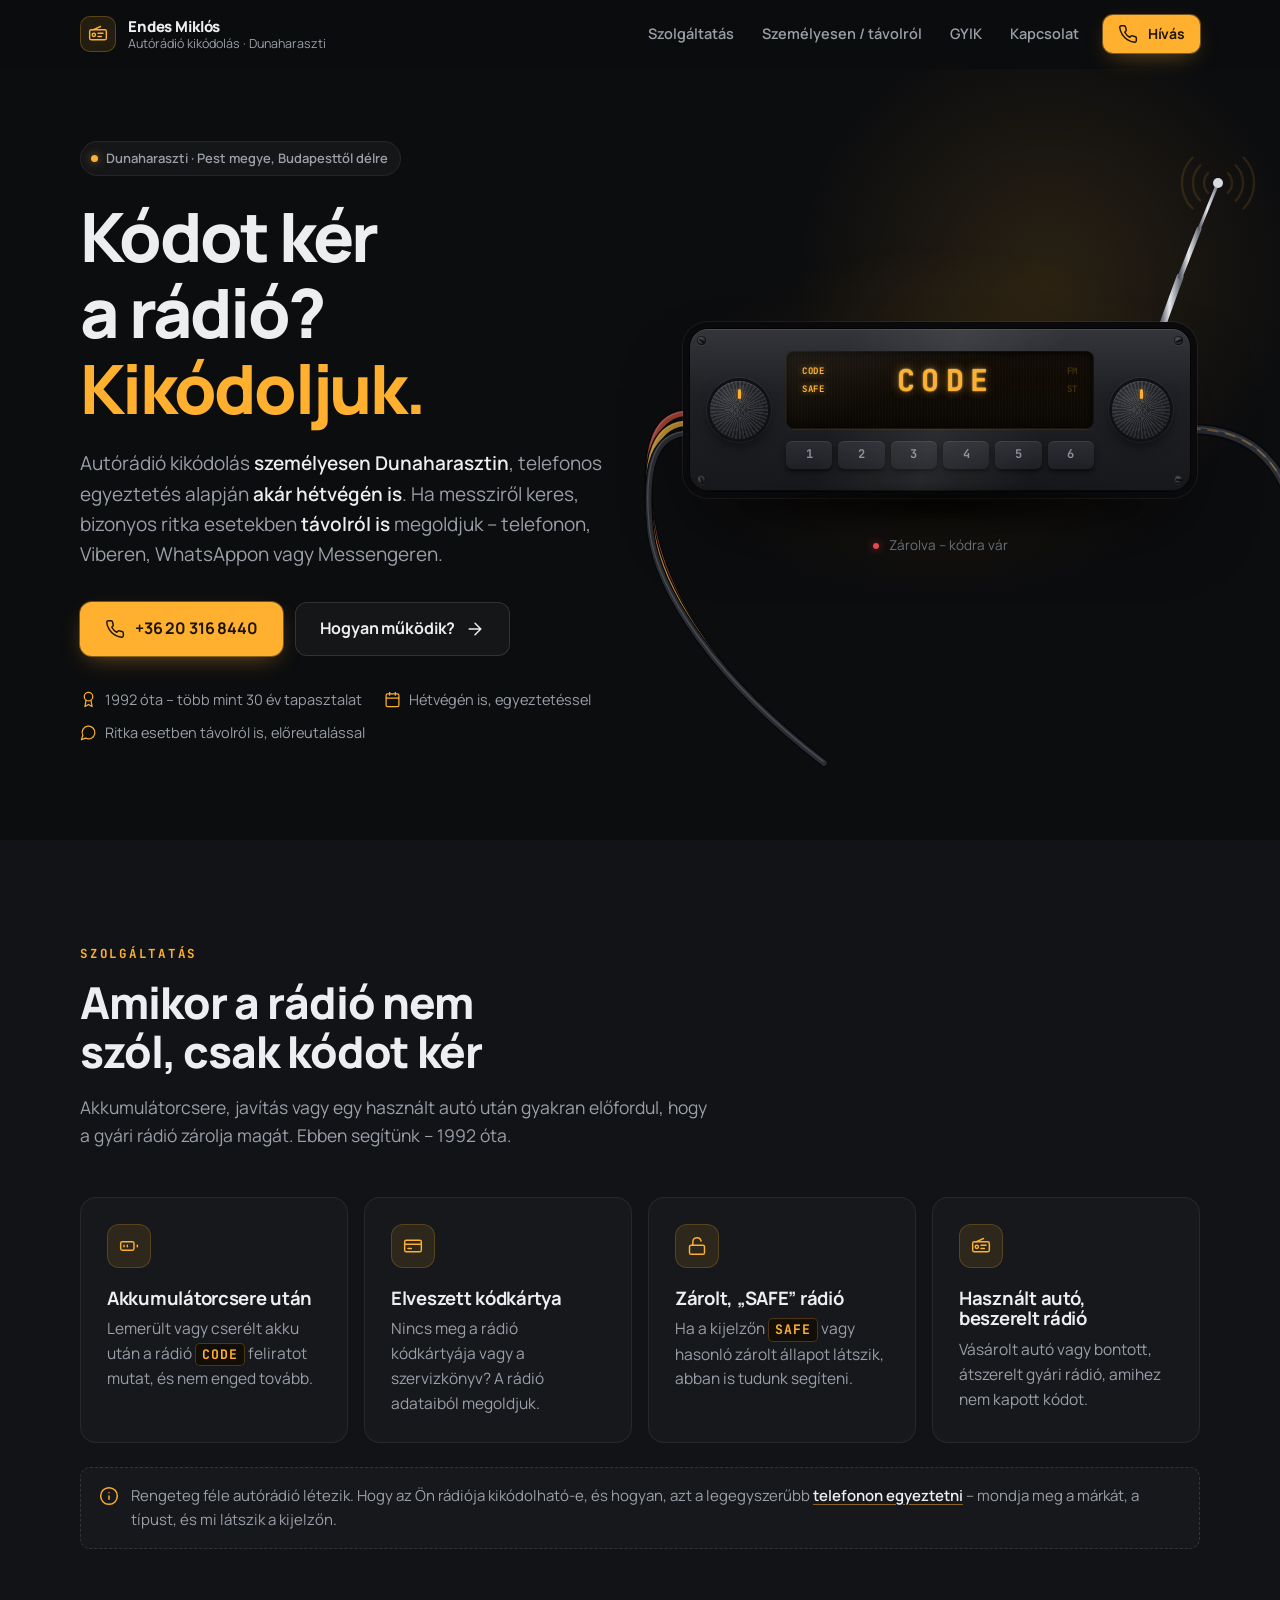
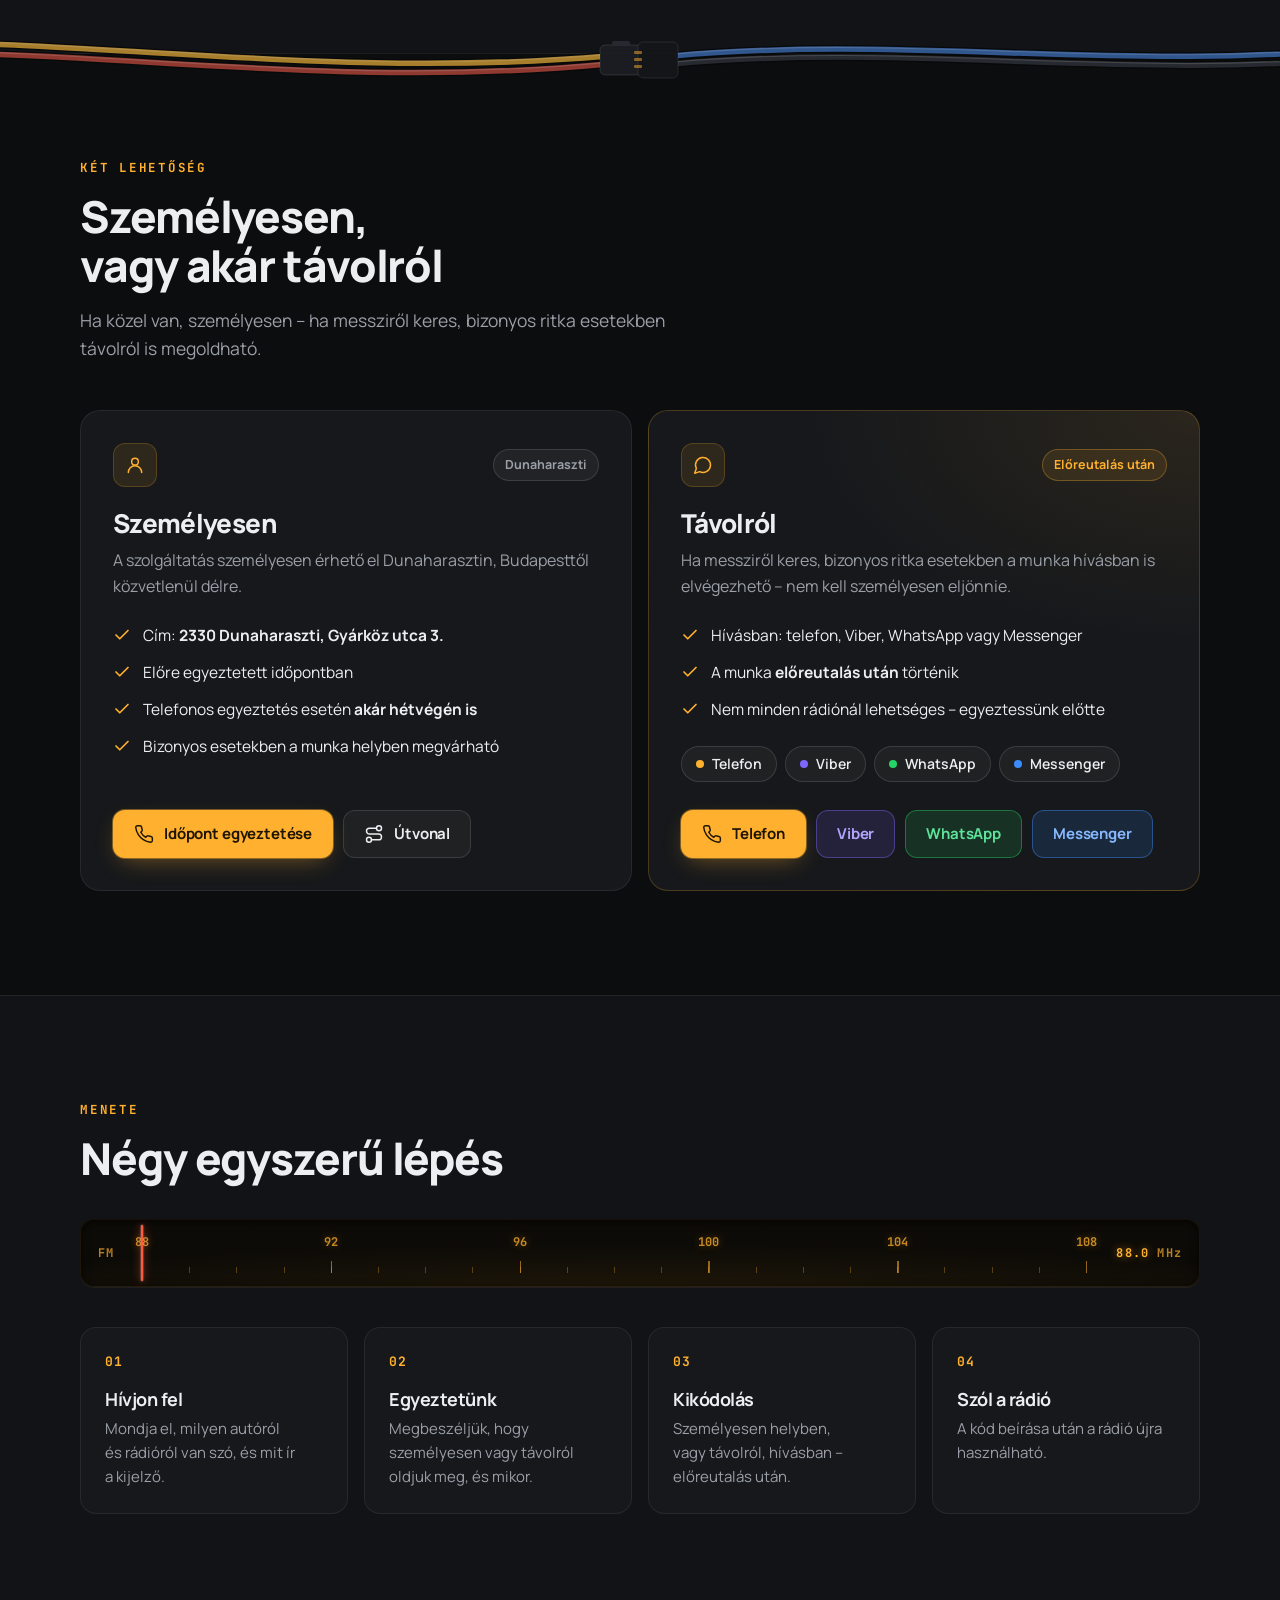
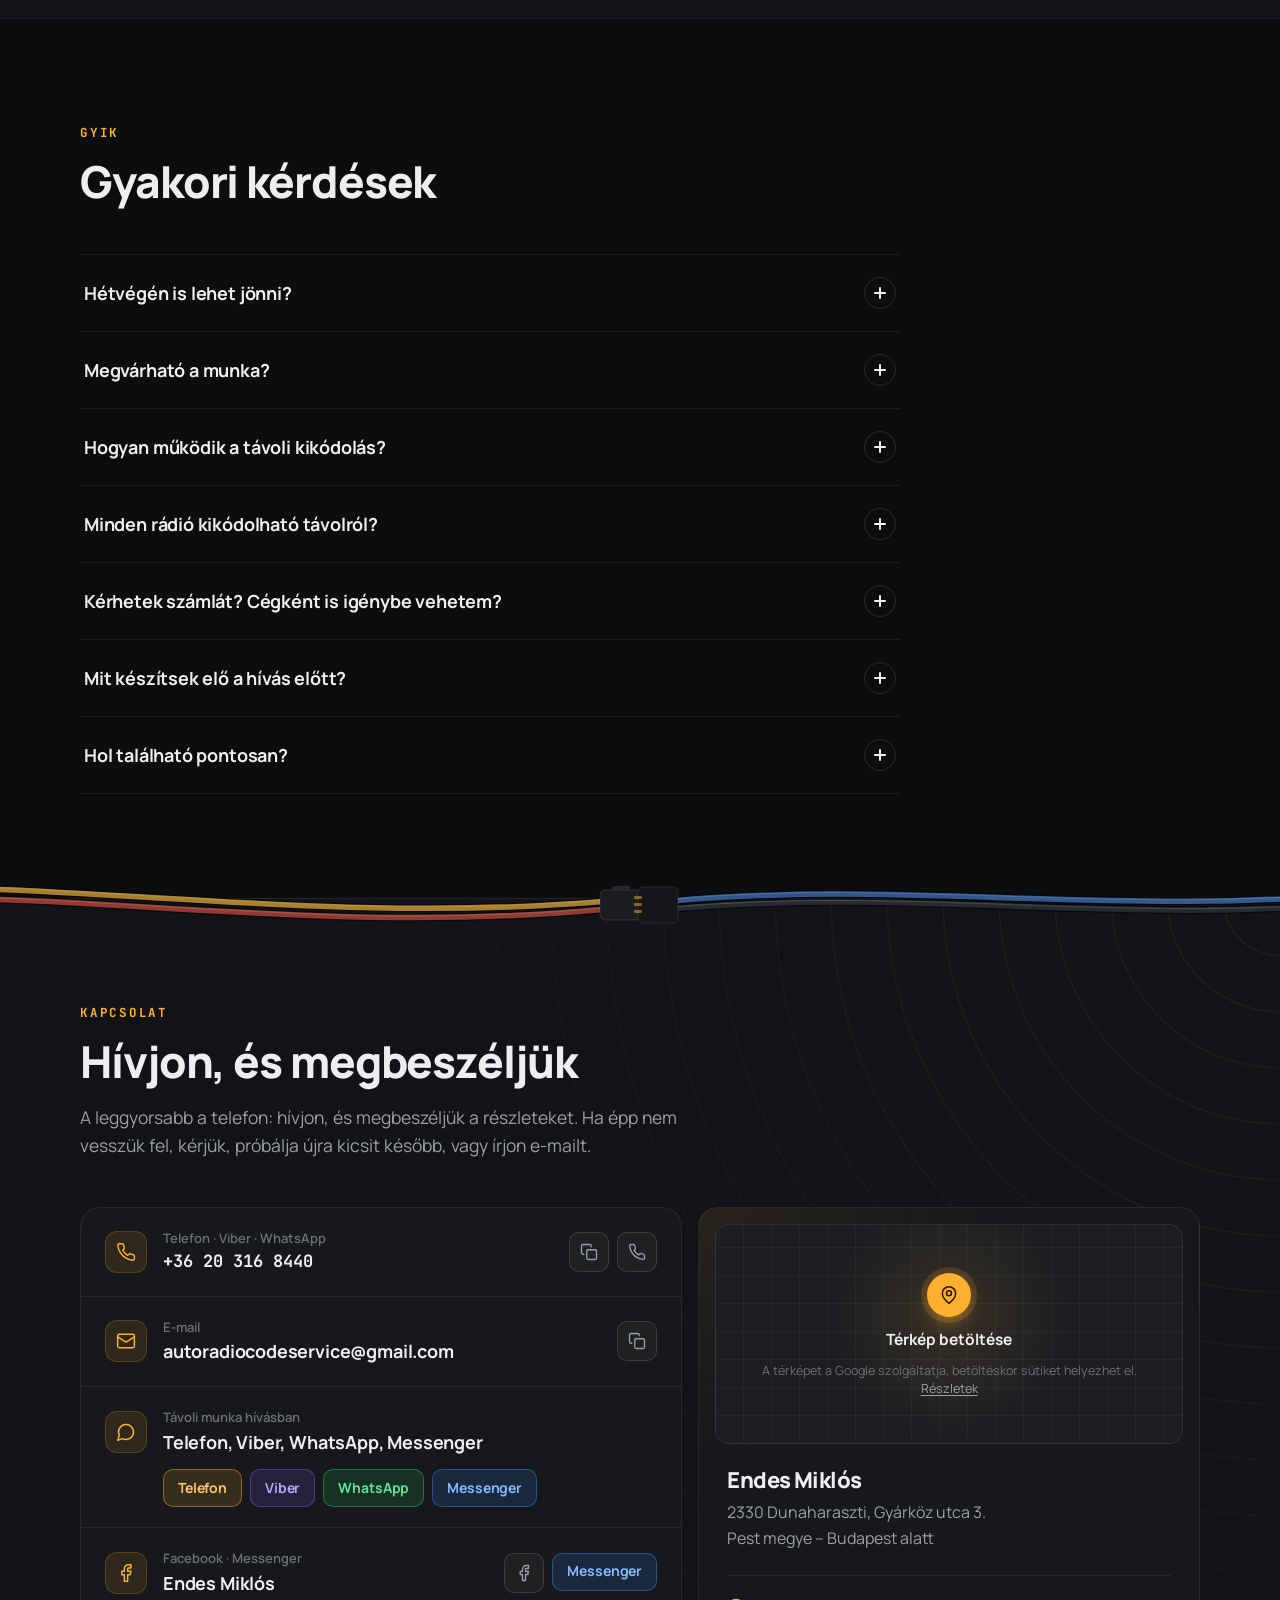
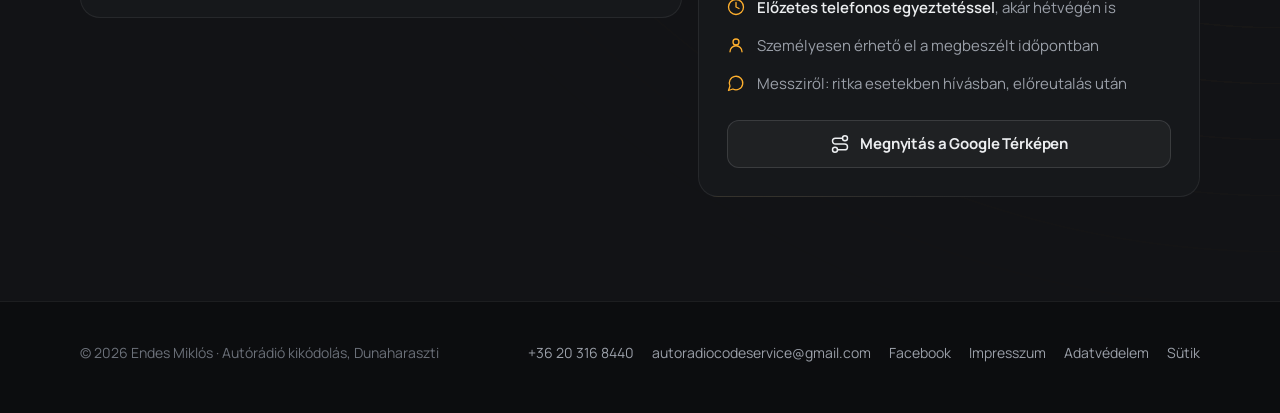
<file: index.html>
<!doctype html>
<html lang="hu">
<head>
  <meta charset="utf-8">
  <meta name="viewport" content="width=device-width, initial-scale=1, viewport-fit=cover">
  <title>Autórádió kikódolás – Endes Miklós, Dunaharaszti</title>
  <meta name="description" content="Autórádió kikódolás Dunaharasztin, Budapesttől délre, 1992 óta. Személyesen egyeztetett időpontban, akár hétvégén is – bizonyos ritka esetekben távolról, telefonon, Viberen, WhatsAppon vagy Messengeren, előreutalás után. Hívjon: +36 20 316 8440.">
  <meta name="theme-color" content="#0c0d0f">
  <meta property="og:type" content="website">
  <meta property="og:locale" content="hu_HU">
  <meta property="og:title" content="Autórádió kikódolás – Endes Miklós, Dunaharaszti">
  <meta property="og:description" content="Kódot kér a rádió? Személyesen Dunaharasztin vagy távolról, telefonon, Viberen, WhatsAppon, Messengeren. +36 20 316 8440">
  <link rel="icon" href="data:image/svg+xml,%3Csvg xmlns='http://www.w3.org/2000/svg' viewBox='0 0 32 32'%3E%3Crect width='32' height='32' rx='8' fill='%230c0d0f'/%3E%3Crect x='5' y='10' width='22' height='12' rx='2.5' fill='none' stroke='%23ffb02e' stroke-width='2'/%3E%3Ccircle cx='10' cy='16' r='2' fill='%23ffb02e'/%3E%3Cpath d='M15 14h8M15 18h5' stroke='%23ffb02e' stroke-width='2' stroke-linecap='round'/%3E%3C/svg%3E">


  <script type="application/ld+json">
  {
    "@context": "https://schema.org",
    "@type": "AutomotiveBusiness",
    "name": "Endes Miklós – Autórádió kikódolás",
    "description": "Autórádió kikódolás személyesen Dunaharasztin, bizonyos ritka esetekben távolról is.",
    "telephone": "+36203168440",
    "email": "autoradiocodeservice@gmail.com",
    "address": {
      "@type": "PostalAddress",
      "streetAddress": "Gyárköz utca 3.",
      "addressLocality": "Dunaharaszti",
      "postalCode": "2330",
      "addressRegion": "Pest megye",
      "addressCountry": "HU"
    },
    "areaServed": ["Dunaharaszti", "Budapest", "Pest megye", "Magyarország"],
    "geo": { "@type": "GeoCoordinates", "latitude": 47.3516883, "longitude": 19.09685 },
    "hasMap": "https://maps.app.goo.gl/sFWTeMV9mpR7qJKaA",
    "sameAs": [
      "https://maps.app.goo.gl/sFWTeMV9mpR7qJKaA",
      "https://www.facebook.com/miklos.endes",
      "https://www.facebook.com/profile.php?id=100054572103626"
    ]
  }
  </script>

  <link rel="preload" href="fonts/manrope-latin.woff2" as="font" type="font/woff2" crossorigin>
  <link rel="stylesheet" href="css/styles.css">
  <script src="js/main.js"></script>
</head>
<body>

  <svg width="0" height="0" style="position:absolute" aria-hidden="true">
    <defs>
      <symbol id="i-phone" viewBox="0 0 24 24"><path d="M22 16.92v3a2 2 0 0 1-2.18 2 19.79 19.79 0 0 1-8.63-3.07 19.5 19.5 0 0 1-6-6 19.79 19.79 0 0 1-3.07-8.67A2 2 0 0 1 4.11 2h3a2 2 0 0 1 2 1.72c.13.96.36 1.9.7 2.81a2 2 0 0 1-.45 2.11L8.09 9.91a16 16 0 0 0 6 6l1.27-1.27a2 2 0 0 1 2.11-.45c.91.34 1.85.57 2.81.7A2 2 0 0 1 22 16.92z"/></symbol>
      <symbol id="i-mail" viewBox="0 0 24 24"><rect x="2" y="4" width="20" height="16" rx="2"/><path d="m22 7-8.97 5.7a1.94 1.94 0 0 1-2.06 0L2 7"/></symbol>
      <symbol id="i-pin" viewBox="0 0 24 24"><path d="M20 10c0 6-8 12-8 12s-8-6-8-12a8 8 0 0 1 16 0Z"/><circle cx="12" cy="10" r="3"/></symbol>
      <symbol id="i-clock" viewBox="0 0 24 24"><circle cx="12" cy="12" r="10"/><path d="M12 6v6l4 2"/></symbol>
      <symbol id="i-copy" viewBox="0 0 24 24"><rect x="9" y="9" width="13" height="13" rx="2"/><path d="M5 15H4a2 2 0 0 1-2-2V4a2 2 0 0 1 2-2h9a2 2 0 0 1 2 2v1"/></symbol>
      <symbol id="i-check" viewBox="0 0 24 24"><path d="M20 6 9 17l-5-5"/></symbol>
      <symbol id="i-arrow" viewBox="0 0 24 24"><path d="M5 12h14M12 5l7 7-7 7"/></symbol>
      <symbol id="i-unlock" viewBox="0 0 24 24"><rect x="3" y="11" width="18" height="11" rx="2"/><path d="M7 11V7a5 5 0 0 1 9.9-1"/></symbol>
      <symbol id="i-battery" viewBox="0 0 24 24"><rect x="2" y="7" width="16" height="10" rx="2"/><path d="M22 11v2M6 11v2M10 11v2"/></symbol>
      <symbol id="i-card" viewBox="0 0 24 24"><rect x="2" y="5" width="20" height="14" rx="2"/><path d="M2 10h20M6 15h4"/></symbol>
      <symbol id="i-radio" viewBox="0 0 24 24"><rect x="2" y="7" width="20" height="12" rx="2"/><circle cx="7" cy="13" r="2"/><path d="M12 11h6M12 15h4M6 7l9-4"/></symbol>
      <symbol id="i-message" viewBox="0 0 24 24"><path d="M7.9 20A9 9 0 1 0 4 16.1L2 22Z"/></symbol>
      <symbol id="i-calendar" viewBox="0 0 24 24"><rect x="3" y="4" width="18" height="18" rx="2"/><path d="M16 2v4M8 2v4M3 10h18"/></symbol>
      <symbol id="i-user" viewBox="0 0 24 24"><circle cx="12" cy="8" r="4"/><path d="M4 21a8 8 0 0 1 16 0"/></symbol>
      <symbol id="i-info" viewBox="0 0 24 24"><circle cx="12" cy="12" r="10"/><path d="M12 16v-4M12 8h.01"/></symbol>
      <symbol id="i-facebook" viewBox="0 0 24 24"><path d="M18 2h-3a5 5 0 0 0-5 5v3H7v4h3v8h4v-8h3l1-4h-4V7a1 1 0 0 1 1-1h3z"/></symbol>
      <symbol id="i-award" viewBox="0 0 24 24"><circle cx="12" cy="8" r="6"/><path d="M15.48 12.89 17 22l-5-3-5 3 1.52-9.11"/></symbol>
      <symbol id="i-route" viewBox="0 0 24 24"><circle cx="6" cy="19" r="3"/><path d="M9 19h8.5a3.5 3.5 0 0 0 0-7h-11a3.5 3.5 0 0 1 0-7H15"/><circle cx="18" cy="5" r="3"/></symbol>
    </defs>
  </svg>

  <header class="header" id="top">
    <div class="container header-inner">
      <a class="brand" href="#top" aria-label="Endes Miklós – Autórádió kikódolás, vissza az oldal tetejére">
        <span class="brand-mark"><svg class="icon"><use href="#i-radio"/></svg></span>
        <span class="brand-text">
          <span class="brand-name">Endes Miklós</span>
          <span class="brand-sub">Autórádió kikódolás · Dunaharaszti</span>
        </span>
      </a>
      <nav class="nav" aria-label="Fő navigáció">
        <a href="#szolgaltatas">Szolgáltatás</a>
        <a href="#hogyan">Személyesen / távolról</a>
        <a href="#gyik">GYIK</a>
        <a href="#kapcsolat">Kapcsolat</a>
        <a class="btn btn-primary btn-sm" href="tel:+36203168440">
          <svg class="icon"><use href="#i-phone"/></svg>
          Hívás
        </a>
      </nav>
      <button class="menu-btn" type="button" aria-expanded="false" aria-controls="mobile-menu" aria-label="Menü megnyitása">
        <span></span><span></span>
      </button>
      <nav class="mobile-menu" id="mobile-menu" data-open="false" aria-label="Mobil navigáció">
        <a href="#szolgaltatas">Szolgáltatás<svg class="icon"><use href="#i-arrow"/></svg></a>
        <a href="#hogyan">Személyesen / távolról<svg class="icon"><use href="#i-arrow"/></svg></a>
        <a href="#gyik">GYIK<svg class="icon"><use href="#i-arrow"/></svg></a>
        <a href="#kapcsolat">Kapcsolat<svg class="icon"><use href="#i-arrow"/></svg></a>
      </nav>
    </div>
  </header>

  <main>
    <!-- Hero -->
    <section class="hero">
      <div class="container hero-grid">
        <div class="stagger">
          <span class="eyebrow"><span class="dot"></span>Dunaharaszti · Pest megye, Budapesttől délre</span>
          <h1>Kódot kér a rádió?<br><span class="accent">Kikódoljuk.</span></h1>
          <p class="hero-lead">
            Autórádió kikódolás <strong>személyesen Dunaharasztin</strong>, telefonos egyeztetés alapján <strong>akár hétvégén is</strong>.
            Ha messziről keres, bizonyos ritka esetekben <strong>távolról is</strong> megoldjuk – telefonon, Viberen, WhatsAppon vagy Messengeren.
          </p>
          <div class="hero-actions">
            <a class="btn btn-primary" href="tel:+36203168440">
              <svg class="icon"><use href="#i-phone"/></svg>
              +36 20 316 8440
            </a>
            <a class="btn btn-ghost" href="#hogyan">
              Hogyan működik?
              <svg class="icon"><use href="#i-arrow"/></svg>
            </a>
          </div>
          <ul class="hero-facts">
            <li><svg class="icon"><use href="#i-award"/></svg>1992 óta – több mint 30 év tapasztalat</li>
            <li><svg class="icon"><use href="#i-calendar"/></svg>Hétvégén is, egyeztetéssel</li>
            <li><svg class="icon"><use href="#i-message"/></svg>Ritka esetben távolról is, előreutalással</li>
          </ul>
        </div>

        <div class="stage" aria-hidden="true" data-state="locked">
          <div class="stage-glow"></div>
          <div class="tilt" id="tilt">
            <svg class="cables" viewBox="-250 -50 1000 500" aria-hidden="true" focusable="false">
              <path class="wire sheath" d="M 0 84 C -34 84, -46 114, -40 179 S 10 334 110 414"/><path class="wire red" d="M 0 84 C -34 84, -46 114, -40 179 S 10 334 110 414"/><path class="wire-hl" d="M 0 84 C -34 84, -46 114, -40 179 S 10 334 110 414"/><path class="pulse" pathLength="100" style="--delay:0ms" d="M 0 84 C -34 84, -46 114, -40 179 S 10 334 110 414"/>
              <path class="wire sheath" d="M 0 94 C -34 94, -46 124, -40 189 S 20 344 122 424"/><path class="wire yellow" d="M 0 94 C -34 94, -46 124, -40 189 S 20 344 122 424"/><path class="wire-hl" d="M 0 94 C -34 94, -46 124, -40 189 S 20 344 122 424"/><path class="pulse" pathLength="100" style="--delay:350ms" d="M 0 94 C -34 94, -46 124, -40 189 S 20 344 122 424"/>
              <path class="wire sheath" d="M 0 104 C -34 104, -46 134, -40 199 S 30 354 134 434"/><path class="wire black" d="M 0 104 C -34 104, -46 134, -40 199 S 30 354 134 434"/><path class="wire-hl" d="M 0 104 C -34 104, -46 134, -40 199 S 30 354 134 434"/><path class="pulse" pathLength="100" style="--delay:700ms" d="M 0 104 C -34 104, -46 134, -40 199 S 30 354 134 434"/>
              <path class="wire sheath" d="M 500 100 C 575 100, 605 150, 615 235 S 640 390 700 420"/><path class="wire black thick" d="M 500 100 C 575 100, 605 150, 615 235 S 640 390 700 420"/><path class="wire-hl" d="M 500 100 C 575 100, 605 150, 615 235 S 640 390 700 420"/><path class="pulse" pathLength="100" style="--delay:200ms" d="M 500 100 C 575 100, 605 150, 615 235 S 640 390 700 420"/>
              <path class="wire stripe" d="M 500 100 C 575 100, 605 150, 615 235 S 640 390 700 420"/>
              <g transform="translate(700 420) rotate(28)">
                <rect class="plug" x="-4" y="-9" width="30" height="18" rx="4"/>
                <rect class="plug-tip" x="24" y="-4" width="14" height="8" rx="2"/>
              </g>
            
              <g class="antenna">
                <defs>
                  <linearGradient id="chrome" x1="0" x2="1" y1="0" y2="0">
                    <stop offset="0" stop-color="#5d616a"/><stop offset=".45" stop-color="#e6e8ec"/><stop offset="1" stop-color="#6d717a"/>
                  </linearGradient>
                </defs>
                <rect class="ant-mount" x="456" y="-6" width="30" height="12" rx="4"/>
                <line class="ant-seg" x1="471" y1="0" x2="490" y2="-52" stroke-width="7"/>
                <line class="ant-seg" x1="490" y1="-52" x2="509" y2="-100" stroke-width="5"/>
                <line class="ant-seg" x1="509" y1="-100" x2="528" y2="-146" stroke-width="3.2"/>
                <circle class="ant-tip" cx="528" cy="-146" r="5"/>
                <path class="sig" style="--i:0" d="M 537.9 -155.9 A 14 14 0 0 1 537.9 -136.1"/><path class="sig" style="--i:0" d="M 518.1 -155.9 A 14 14 0 0 0 518.1 -136.1"/><path class="sig" style="--i:1" d="M 545.7 -163.7 A 25 25 0 0 1 545.7 -128.3"/><path class="sig" style="--i:1" d="M 510.3 -163.7 A 25 25 0 0 0 510.3 -128.3"/><path class="sig" style="--i:2" d="M 553.5 -171.5 A 36 36 0 0 1 553.5 -120.5"/><path class="sig" style="--i:2" d="M 502.5 -171.5 A 36 36 0 0 0 502.5 -120.5"/>
              </g>
            </svg>
            <div class="waves"><i></i><i></i><i></i></div>
            <div class="radio" id="radio">
              <div class="sheen"><i id="sheen"></i></div>
              <span class="screw tl"></span><span class="screw tr"></span><span class="screw bl"></span><span class="screw br"></span>
              <div class="knob left"><span class="knob-cap" id="knob-left"></span></div>
              <div class="radio-center">
                <div class="lcd">
                  <div class="lcd-flash" id="lcd-flash"></div>
                  <div class="lcd-row">
                    <div class="lcd-side">
                      <span data-lcd-flag="code" data-on="true">CODE</span>
                      <span data-lcd-flag="safe" data-on="true">SAFE</span>
                    </div>
                    <span class="lcd-text" id="lcd">CODE</span>
                    <div class="lcd-side right">
                      <span data-lcd-flag="fm">FM</span>
                      <span data-lcd-flag="st">ST</span>
                    </div>
                  </div>
                  <div class="lcd-meter">
                    <div class="lcd-progress"><i id="progress"></i></div>
                    <div class="eq"><i style="--h:0.62;--d:520ms"></i><i style="--h:0.9;--d:430ms"></i><i style="--h:0.45;--d:610ms"></i><i style="--h:1;--d:380ms"></i><i style="--h:0.7;--d:470ms"></i><i style="--h:0.85;--d:560ms"></i><i style="--h:0.5;--d:400ms"></i><i style="--h:0.95;--d:500ms"></i><i style="--h:0.6;--d:450ms"></i><i style="--h:0.8;--d:590ms"></i><i style="--h:0.4;--d:420ms"></i><i style="--h:0.75;--d:540ms"></i><i style="--h:0.55;--d:480ms"></i><i style="--h:0.9;--d:410ms"></i></div>
                  </div>
                </div>
                <div class="presets">
                  <span class="preset">1</span>
                  <span class="preset">2</span>
                  <span class="preset">3</span>
                  <span class="preset">4</span>
                  <span class="preset">5</span>
                  <span class="preset">6</span>
                </div>
              </div>
              <div class="knob right"><span class="knob-cap" id="knob-right"></span></div>
            </div>
          </div>
          <div class="stage-caption"><span class="led"></span><span id="caption">Zárolva – kódra vár</span></div>
        </div>
      </div>
    </section>

    <!-- Services -->
    <section class="section alt" id="szolgaltatas">
      <div class="container">
        <div class="section-head" data-reveal>
          <div class="kicker">Szolgáltatás</div>
          <h2>Amikor a rádió nem szól, csak kódot kér</h2>
          <p>Akkumulátorcsere, javítás vagy egy használt autó után gyakran előfordul, hogy a gyári rádió zárolja magát. Ebben segítünk – 1992 óta.</p>
        </div>

        <div class="cards">
          <article class="card" data-reveal style="--delay:0ms">
            <div class="card-icon"><svg class="icon"><use href="#i-battery"/></svg></div>
            <h3>Akkumulátorcsere után</h3>
            <p>Lemerült vagy cserélt akku után a rádió <span class="lcd-chip">CODE</span> feliratot mutat, és nem enged tovább.</p>
          </article>
          <article class="card" data-reveal style="--delay:60ms">
            <div class="card-icon"><svg class="icon"><use href="#i-card"/></svg></div>
            <h3>Elveszett kódkártya</h3>
            <p>Nincs meg a rádió kódkártyája vagy a szervizkönyv? A rádió adataiból megoldjuk.</p>
          </article>
          <article class="card" data-reveal style="--delay:120ms">
            <div class="card-icon"><svg class="icon"><use href="#i-unlock"/></svg></div>
            <h3>Zárolt, „SAFE” rádió</h3>
            <p>Ha a kijelzőn <span class="lcd-chip">SAFE</span> vagy hasonló zárolt állapot látszik, abban is tudunk segíteni.</p>
          </article>
          <article class="card" data-reveal style="--delay:180ms">
            <div class="card-icon"><svg class="icon"><use href="#i-radio"/></svg></div>
            <h3>Használt autó, beszerelt rádió</h3>
            <p>Vásárolt autó vagy bontott, átszerelt gyári rádió, amihez nem kapott kódot.</p>
          </article>
        </div>

        <div class="note" data-reveal>
          <svg class="icon"><use href="#i-info"/></svg>
          <p>Rengeteg féle autórádió létezik. Hogy az Ön rádiója kikódolható-e, és hogyan, azt a legegyszerűbb <a href="tel:+36203168440">telefonon egyeztetni</a> – mondja meg a márkát, a típust, és mi látszik a kijelzőn.</p>
        </div>
      </div>
    </section>

    <!-- Modes -->
    <section class="section" id="hogyan">
      <div class="cable-divider" aria-hidden="true">
        <svg viewBox="0 0 1440 80" preserveAspectRatio="xMidYMid slice" focusable="false">
          <path class="wire sheath" d="M -20 30 C 220 32, 430 66, 688 44"/><path class="wire yellow" d="M -20 30 C 220 32, 430 66, 688 44"/><path class="wire-hl" d="M -20 30 C 220 32, 430 66, 688 44"/>
          <path class="wire sheath" d="M -20 40 C 220 42, 430 76, 688 52"/><path class="wire red" d="M -20 40 C 220 42, 430 76, 688 52"/><path class="wire-hl" d="M -20 40 C 220 42, 430 76, 688 52"/>
          <path class="wire sheath" d="M 752 44 C 990 22, 1210 62, 1460 34"/><path class="wire blue" d="M 752 44 C 990 22, 1210 62, 1460 34"/><path class="wire-hl" d="M 752 44 C 990 22, 1210 62, 1460 34"/>
          <path class="wire sheath" d="M 752 52 C 990 30, 1210 70, 1460 44"/><path class="wire black" d="M 752 52 C 990 30, 1210 70, 1460 44"/><path class="wire-hl" d="M 752 52 C 990 30, 1210 70, 1460 44"/>
          <rect class="plug" x="680" y="33" width="42" height="30" rx="5"/>
          <rect class="socket" x="718" y="30" width="40" height="36" rx="5"/>
          <rect class="pin" x="714" y="39" width="8" height="3" rx="1"/>
          <rect class="pin" x="714" y="46" width="8" height="3" rx="1"/>
          <rect class="pin" x="714" y="53" width="8" height="3" rx="1"/>
          <rect class="latch" x="692" y="29" width="18" height="5" rx="2"/>
        </svg>
      </div>
      <div class="container">
        <div class="section-head" data-reveal>
          <div class="kicker">Két lehetőség</div>
          <h2>Személyesen, vagy akár távolról</h2>
          <p>Ha közel van, személyesen – ha messziről keres, bizonyos ritka esetekben távolról is megoldható.</p>
        </div>

        <div class="modes">
          <article class="mode" data-reveal style="--delay:0ms">
            <div class="mode-top">
              <div class="card-icon"><svg class="icon"><use href="#i-user"/></svg></div>
              <span class="pill">Dunaharaszti</span>
            </div>
            <h3>Személyesen</h3>
            <p>A szolgáltatás személyesen érhető el Dunaharasztin, Budapesttől közvetlenül délre.</p>
            <ul class="checks">
              <li><svg class="icon"><use href="#i-check"/></svg><span>Cím: <strong>2330 Dunaharaszti, Gyárköz utca 3.</strong></span></li>
              <li><svg class="icon"><use href="#i-check"/></svg><span>Előre egyeztetett időpontban</span></li>
              <li><svg class="icon"><use href="#i-check"/></svg><span>Telefonos egyeztetés esetén <strong>akár hétvégén is</strong></span></li>
              <li><svg class="icon"><use href="#i-check"/></svg><span>Bizonyos esetekben a munka helyben megvárható</span></li>
            </ul>
            <div class="mode-actions">
              <a class="btn btn-primary" href="tel:+36203168440"><svg class="icon"><use href="#i-phone"/></svg>Időpont egyeztetése</a>
              <a class="btn btn-ghost" href="https://maps.app.goo.gl/sFWTeMV9mpR7qJKaA" target="_blank" rel="noopener"><svg class="icon"><use href="#i-route"/></svg>Útvonal</a>
            </div>
          </article>

          <article class="mode featured" data-reveal style="--delay:80ms">
            <div class="mode-top">
              <div class="card-icon"><svg class="icon"><use href="#i-message"/></svg></div>
              <span class="pill amber">Előreutalás után</span>
            </div>
            <h3>Távolról</h3>
            <p>Ha messziről keres, bizonyos ritka esetekben a munka hívásban is elvégezhető – nem kell személyesen eljönnie.</p>
            <ul class="checks">
              <li><svg class="icon"><use href="#i-check"/></svg><span>Hívásban: telefon, Viber, WhatsApp vagy Messenger</span></li>
              <li><svg class="icon"><use href="#i-check"/></svg><span>A munka <strong>előreutalás után</strong> történik</span></li>
              <li><svg class="icon"><use href="#i-check"/></svg><span>Nem minden rádiónál lehetséges – egyeztessünk előtte</span></li>
            </ul>
            <div class="channels">
              <span class="channel"><i style="--c:#ffb02e"></i>Telefon</span>
              <span class="channel"><i style="--c:#7f66ff"></i>Viber</span>
              <span class="channel"><i style="--c:#25d366"></i>WhatsApp</span>
              <span class="channel"><i style="--c:#3b8cff"></i>Messenger</span>
            </div>
            <div class="mode-actions">
              <a class="btn btn-primary" href="tel:+36203168440"><svg class="icon"><use href="#i-phone"/></svg>Telefon</a>
              <a class="btn btn-ghost" data-chat="viber" href="viber://chat?number=%2B36203168440">Viber</a>
              <a class="btn btn-ghost" data-chat="whatsapp" href="https://wa.me/36203168440" target="_blank" rel="noopener">WhatsApp</a>
              <a class="btn btn-ghost" data-chat="messenger" href="https://m.me/miklos.endes" target="_blank" rel="noopener">Messenger</a>
            </div>
          </article>
        </div>
      </div>
    </section>

    <!-- Steps -->
    <section class="section alt" id="menete">
      <div class="container">
        <div class="section-head" data-reveal>
          <div class="kicker">Menete</div>
          <h2>Négy egyszerű lépés</h2>
        </div>
        <div class="dial" aria-hidden="true" data-reveal>
          <span class="dial-band">FM</span>
          <div class="dial-inner">
            <div class="dial-ticks"></div>
            <div class="dial-labels"><span style="left:0.0%">88</span><span style="left:20.0%">92</span><span style="left:40.0%">96</span><span style="left:60.0%">100</span><span style="left:80.0%">104</span><span style="left:100.0%">108</span></div>
            <div class="dial-needle"></div>
          </div>
          <span class="dial-unit"><span class="dial-freq" id="dial-freq">98.6</span> MHz</span>
        </div>
        <ol class="steps">
          <li class="step" data-reveal style="--delay:0ms">
            <h3>Hívjon fel</h3>
            <p>Mondja el, milyen autóról és rádióról van szó, és mit ír a kijelző.</p>
          </li>
          <li class="step" data-reveal style="--delay:60ms">
            <h3>Egyeztetünk</h3>
            <p>Megbeszéljük, hogy személyesen vagy távolról oldjuk meg, és mikor.</p>
          </li>
          <li class="step" data-reveal style="--delay:120ms">
            <h3>Kikódolás</h3>
            <p>Személyesen helyben, vagy távolról, hívásban – előreutalás után.</p>
          </li>
          <li class="step" data-reveal style="--delay:180ms">
            <h3>Szól a rádió</h3>
            <p>A kód beírása után a rádió újra használható.</p>
          </li>
        </ol>
      </div>
    </section>

    <!-- FAQ -->
    <section class="section" id="gyik">
      <div class="container">
        <div class="section-head" data-reveal>
          <div class="kicker">GYIK</div>
          <h2>Gyakori kérdések</h2>
        </div>
        <div class="faq" data-reveal>
          <details name="faq">
            <summary>Hétvégén is lehet jönni?<span class="plus" aria-hidden="true"></span></summary>
            <div class="answer"><p>Igen. Telefonos egyeztetés esetén akár hétvégén is. Előtte mindenképp hívjon fel, hogy megbeszéljük az időpontot.</p></div>
          </details>
          <details name="faq">
            <summary>Megvárható a munka?<span class="plus" aria-hidden="true"></span></summary>
            <div class="answer"><p>Bizonyos esetekben igen, a kikódolás helyben megvárható. Hogy az Ön rádiójánál mennyi időt vesz igénybe, azt a hívás során úgyis egyeztetjük.</p></div>
          </details>
          <details name="faq">
            <summary>Hogyan működik a távoli kikódolás?<span class="plus" aria-hidden="true"></span></summary>
            <div class="answer">
              <p>Ha messziről keres, bizonyos ritka esetekben a munka telefon-, Viber-, WhatsApp- vagy Messenger-hívásban is elvégezhető, így nem kell személyesen eljönnie.</p>
              <p>A távoli munka előreutalás után történik. Előtte telefonon egyeztetjük, hogy az Ön rádiójánál megoldható-e.</p>
            </div>
          </details>
          <details name="faq">
            <summary>Minden rádió kikódolható távolról?<span class="plus" aria-hidden="true"></span></summary>
            <div class="answer"><p>Nem – a távoli kikódolás csak ritka esetekben lehetséges, a rádió típusától függ. Hívjon fel, és megmondjuk, hogy az Ön esetében megoldható-e távolról, vagy személyesen kell eljönnie.</p></div>
          </details>
          <details name="faq">
            <summary>Kérhetek számlát? Cégként is igénybe vehetem?<span class="plus" aria-hidden="true"></span></summary>
            <div class="answer"><p>Számlát nem állítunk ki: a szolgáltatásról ÁFA-mentes, papír alapú nyugtát adunk. Céges számlát sem tudunk adni: cégek esetén is csak magánszemélynek szóló nyugtát állítunk ki.</p></div>
          </details>
          <details name="faq">
            <summary>Mit készítsek elő a hívás előtt?<span class="plus" aria-hidden="true"></span></summary>
            <div class="answer"><p>Jó, ha tudja az autó márkáját, típusát és évjáratát, valamint azt, hogy pontosan mi látszik a rádió kijelzőjén. A többit telefonon megbeszéljük.</p></div>
          </details>
          <details name="faq">
            <summary>Hol található pontosan?<span class="plus" aria-hidden="true"></span></summary>
            <div class="answer"><p>2330 Dunaharaszti, Gyárköz utca 3. Dunaharaszti Pest megyében, közvetlenül Budapest alatt, délre található.</p></div>
          </details>
        </div>
      </div>
    </section>

    <!-- Contact -->
    <section class="section alt has-rings" id="kapcsolat">
      <div class="cable-divider" aria-hidden="true">
        <svg viewBox="0 0 1440 80" preserveAspectRatio="xMidYMid slice" focusable="false">
          <path class="wire sheath" d="M -20 30 C 220 32, 430 66, 688 44"/><path class="wire yellow" d="M -20 30 C 220 32, 430 66, 688 44"/><path class="wire-hl" d="M -20 30 C 220 32, 430 66, 688 44"/>
          <path class="wire sheath" d="M -20 40 C 220 42, 430 76, 688 52"/><path class="wire red" d="M -20 40 C 220 42, 430 76, 688 52"/><path class="wire-hl" d="M -20 40 C 220 42, 430 76, 688 52"/>
          <path class="wire sheath" d="M 752 44 C 990 22, 1210 62, 1460 34"/><path class="wire blue" d="M 752 44 C 990 22, 1210 62, 1460 34"/><path class="wire-hl" d="M 752 44 C 990 22, 1210 62, 1460 34"/>
          <path class="wire sheath" d="M 752 52 C 990 30, 1210 70, 1460 44"/><path class="wire black" d="M 752 52 C 990 30, 1210 70, 1460 44"/><path class="wire-hl" d="M 752 52 C 990 30, 1210 70, 1460 44"/>
          <rect class="plug" x="680" y="33" width="42" height="30" rx="5"/>
          <rect class="socket" x="718" y="30" width="40" height="36" rx="5"/>
          <rect class="pin" x="714" y="39" width="8" height="3" rx="1"/>
          <rect class="pin" x="714" y="46" width="8" height="3" rx="1"/>
          <rect class="pin" x="714" y="53" width="8" height="3" rx="1"/>
          <rect class="latch" x="692" y="29" width="18" height="5" rx="2"/>
        </svg>
      </div>
      <div class="container">
        <div class="section-head" data-reveal>
          <div class="kicker">Kapcsolat</div>
          <h2>Hívjon, és megbeszéljük</h2>
          <p>A leggyorsabb a telefon: hívjon, és megbeszéljük a részleteket. Ha épp nem vesszük fel, kérjük, próbálja újra kicsit később, vagy írjon e-mailt.</p>
        </div>

        <div class="contact-grid">
          <div class="contact-list" data-reveal>
            <div class="contact-row">
              <div class="card-icon"><svg class="icon"><use href="#i-phone"/></svg></div>
              <div class="contact-meta">
                <div class="contact-label">Telefon · Viber · WhatsApp</div>
                <a class="contact-value mono" href="tel:+36203168440">+36 20 316 8440</a>
              </div>
              <div class="contact-actions">
                <button class="icon-btn" type="button" data-copy="+36203168440" data-copy-label="Telefonszám másolva" aria-label="Telefonszám másolása">
                  <span class="swap">
                    <svg class="icon idle"><use href="#i-copy"/></svg>
                    <svg class="icon done"><use href="#i-check"/></svg>
                  </span>
                </button>
                <a class="icon-btn" href="tel:+36203168440" aria-label="Hívás"><svg class="icon"><use href="#i-phone"/></svg></a>
              </div>
            </div>
            <div class="contact-row">
              <div class="card-icon"><svg class="icon"><use href="#i-mail"/></svg></div>
              <div class="contact-meta">
                <div class="contact-label">E-mail</div>
                <a class="contact-value" href="mailto:autoradiocodeservice@gmail.com?subject=Aut%C3%B3r%C3%A1di%C3%B3%20kik%C3%B3dol%C3%A1s">autoradiocodeservice<wbr>@gmail.com</a>
              </div>
              <div class="contact-actions">
                <button class="icon-btn" type="button" data-copy="autoradiocodeservice@gmail.com" data-copy-label="E-mail cím másolva" aria-label="E-mail cím másolása">
                  <span class="swap">
                    <svg class="icon idle"><use href="#i-copy"/></svg>
                    <svg class="icon done"><use href="#i-check"/></svg>
                  </span>
                </button>
              </div>
            </div>
            <div class="contact-row stacked">
              <div class="card-icon"><svg class="icon"><use href="#i-message"/></svg></div>
              <div class="contact-meta">
                <div class="contact-label">Távoli munka hívásban</div>
                <span class="contact-value">Telefon, Viber, WhatsApp, Messenger</span>
              </div>
              <div class="contact-actions">
                <a class="btn btn-ghost btn-sm" href="tel:+36203168440">Telefon</a>
                <a class="btn btn-ghost btn-sm" data-chat="viber" href="viber://chat?number=%2B36203168440">Viber</a>
                <a class="btn btn-ghost btn-sm" data-chat="whatsapp" href="https://wa.me/36203168440" target="_blank" rel="noopener">WhatsApp</a>
                <a class="btn btn-ghost btn-sm" data-chat="messenger" href="https://m.me/miklos.endes" target="_blank" rel="noopener">Messenger</a>
              </div>
            </div>
            <div class="contact-row">
              <div class="card-icon"><svg class="icon"><use href="#i-facebook"/></svg></div>
              <div class="contact-meta">
                <div class="contact-label">Facebook · Messenger</div>
                <a class="contact-value" href="https://www.facebook.com/miklos.endes" target="_blank" rel="noopener">Endes Miklós</a>
              </div>
              <div class="contact-actions">
                <a class="icon-btn" href="https://www.facebook.com/profile.php?id=100054572103626" target="_blank" rel="noopener" aria-label="Hirdetések a Facebookon" title="Hirdetések a Facebookon"><svg class="icon"><use href="#i-facebook"/></svg></a>
                <a class="btn btn-ghost btn-sm" data-chat="messenger" href="https://m.me/miklos.endes" target="_blank" rel="noopener">Messenger</a>
              </div>
            </div>
          </div>

          <aside class="place" data-reveal style="--delay:80ms">
            <div class="place-map">
              <!-- The Google map only loads on click, so no Google cookies are set without consent. -->
              <div class="map-load">
                <button class="map-load-btn" type="button" data-src="https://www.google.com/maps?q=47.3516883,19.09685&amp;z=15&amp;hl=hu&amp;output=embed" data-title="Térkép: Autórádió kikódolás, 2330 Dunaharaszti, Gyárköz utca 3.">
                  <span class="map-pin"><svg class="icon"><use href="#i-pin"/></svg></span>
                  <span class="map-load-title">Térkép betöltése</span>
                </button>
                <span class="map-load-note">A térképet a Google szolgáltatja, betöltéskor sütiket helyezhet el. <a href="sutik/#harmadik-fel">Részletek</a></span>
              </div>
            </div>
            <h3>Endes Miklós</h3>
            <address>2330 Dunaharaszti, Gyárköz utca 3.<br>Pest megye – Budapest alatt</address>
            <ul class="place-facts">
              <li><svg class="icon"><use href="#i-clock"/></svg><span><strong>Előzetes telefonos egyeztetéssel</strong>, akár hétvégén is</span></li>
              <li><svg class="icon"><use href="#i-user"/></svg><span>Személyesen érhető el a megbeszélt időpontban</span></li>
              <li><svg class="icon"><use href="#i-message"/></svg><span>Messziről: ritka esetekben hívásban, előreutalás után</span></li>
            </ul>
            <a class="btn btn-ghost" href="https://maps.app.goo.gl/sFWTeMV9mpR7qJKaA" target="_blank" rel="noopener">
              <svg class="icon"><use href="#i-route"/></svg>
              Megnyitás a Google Térképen
            </a>
          </aside>
        </div>
      </div>
    </section>
  </main>

  <footer class="footer">
    <div class="container footer-inner">
      <span>© <span id="year">2026</span> Endes Miklós · Autórádió kikódolás, Dunaharaszti</span>
      <nav class="footer-links" aria-label="Lábléc">
        <a href="tel:+36203168440">+36 20 316 8440</a>
        <a href="mailto:autoradiocodeservice@gmail.com">autoradiocodeservice@gmail.com</a>
        <a href="https://www.facebook.com/miklos.endes" target="_blank" rel="noopener">Facebook</a>
        <a href="impresszum/">Impresszum</a>
        <a href="adatvedelem/">Adatvédelem</a>
        <a href="sutik/">Sütik</a>
      </nav>
    </div>
  </footer>

  <div class="callbar" id="callbar">
    <a class="btn btn-primary" href="tel:+36203168440"><svg class="icon"><use href="#i-phone"/></svg>Hívás</a>
    <a class="btn btn-ghost" data-chat="viber" href="viber://chat?number=%2B36203168440">Viber</a>
    <a class="btn btn-ghost" data-chat="whatsapp" href="https://wa.me/36203168440" target="_blank" rel="noopener">WhatsApp</a>
  </div>

  <div class="toast" id="toast" role="status" aria-live="polite">
    <svg class="icon"><use href="#i-check"/></svg>
    <span id="toast-text"></span>
  </div>

</body>
</html>
</file>
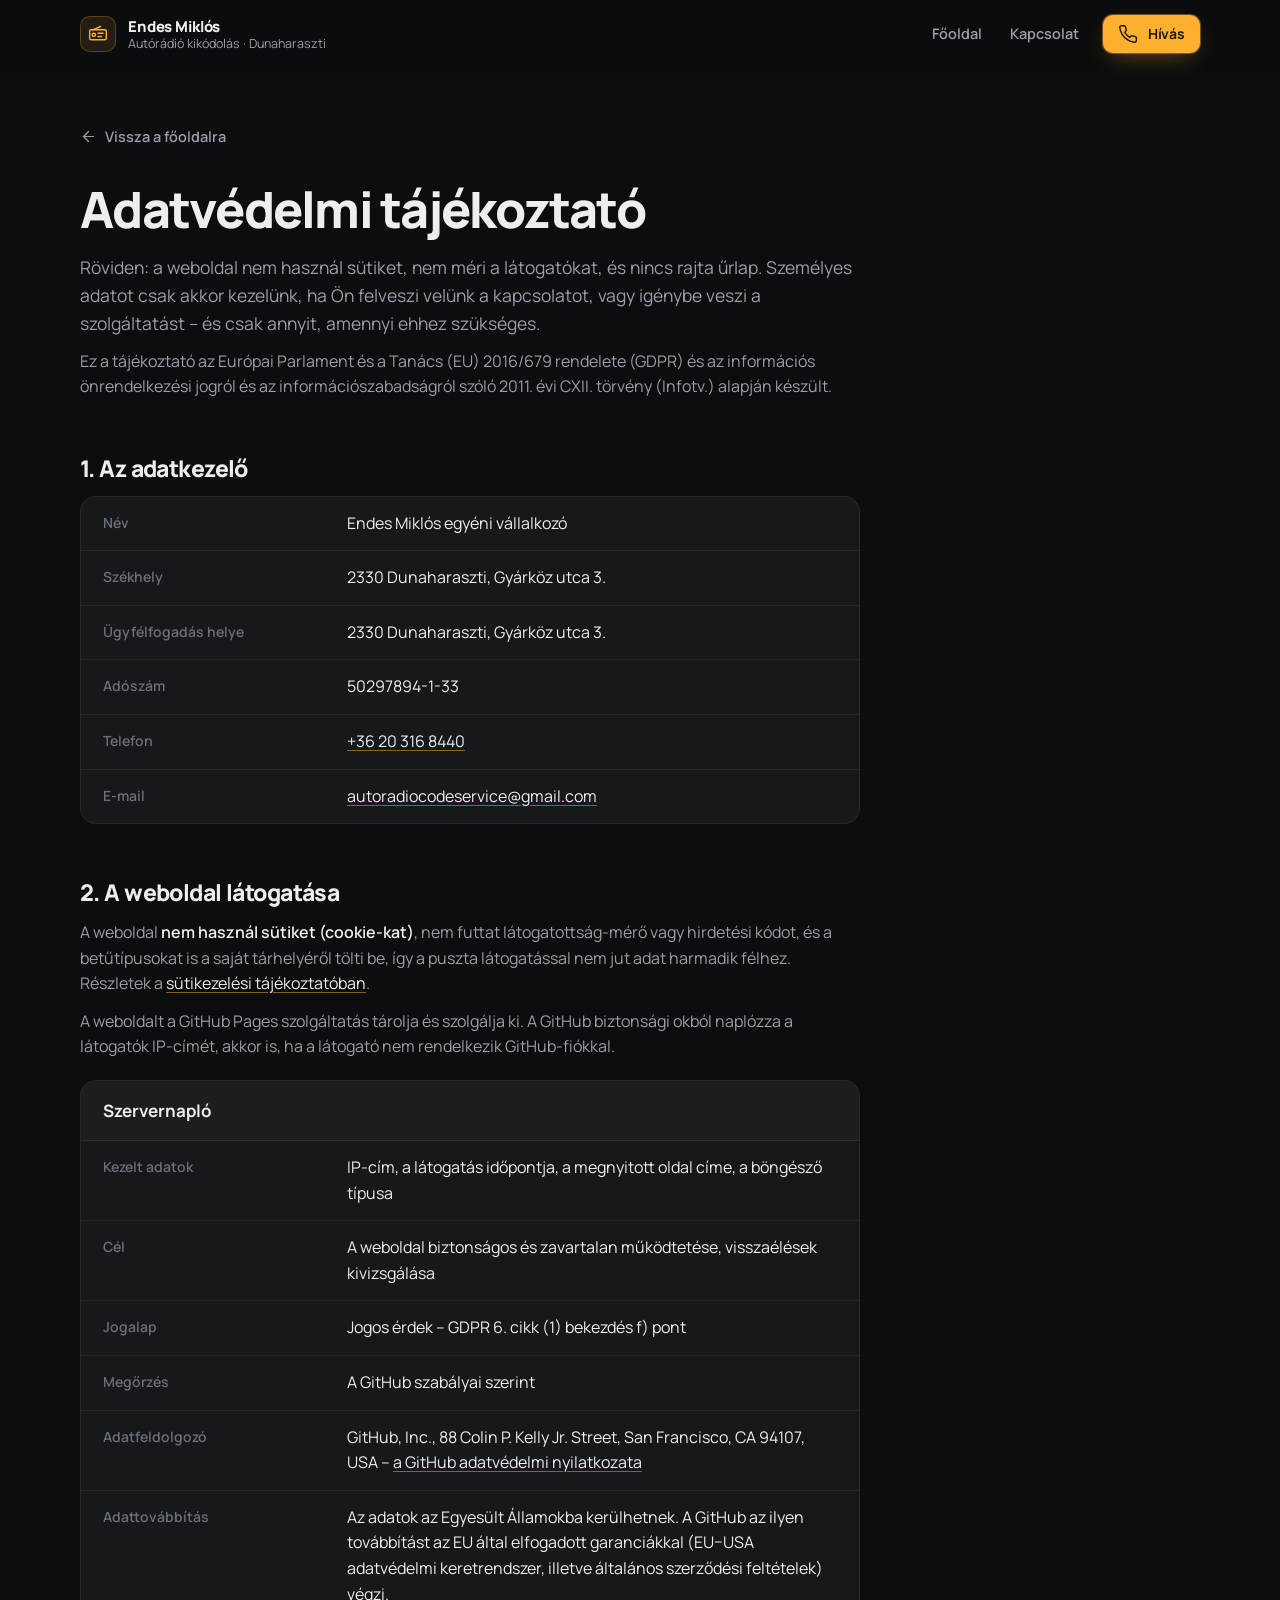
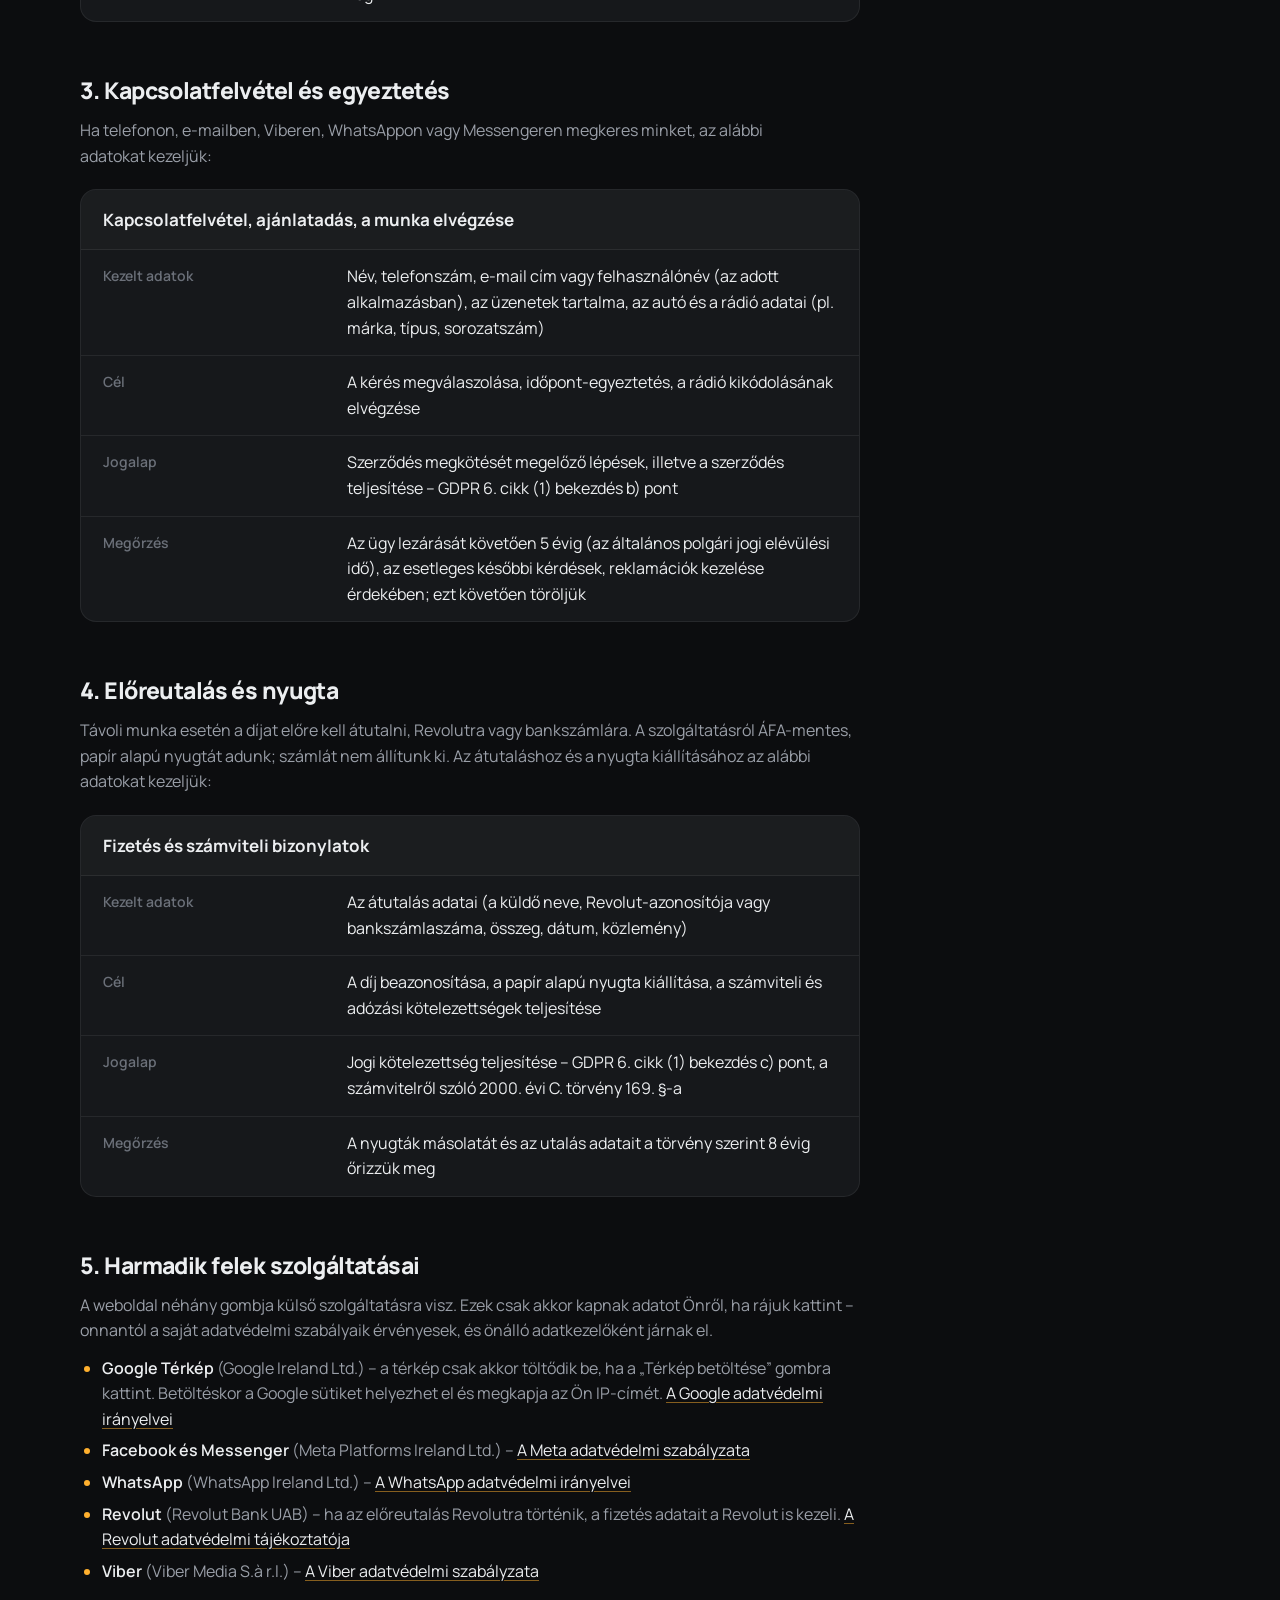
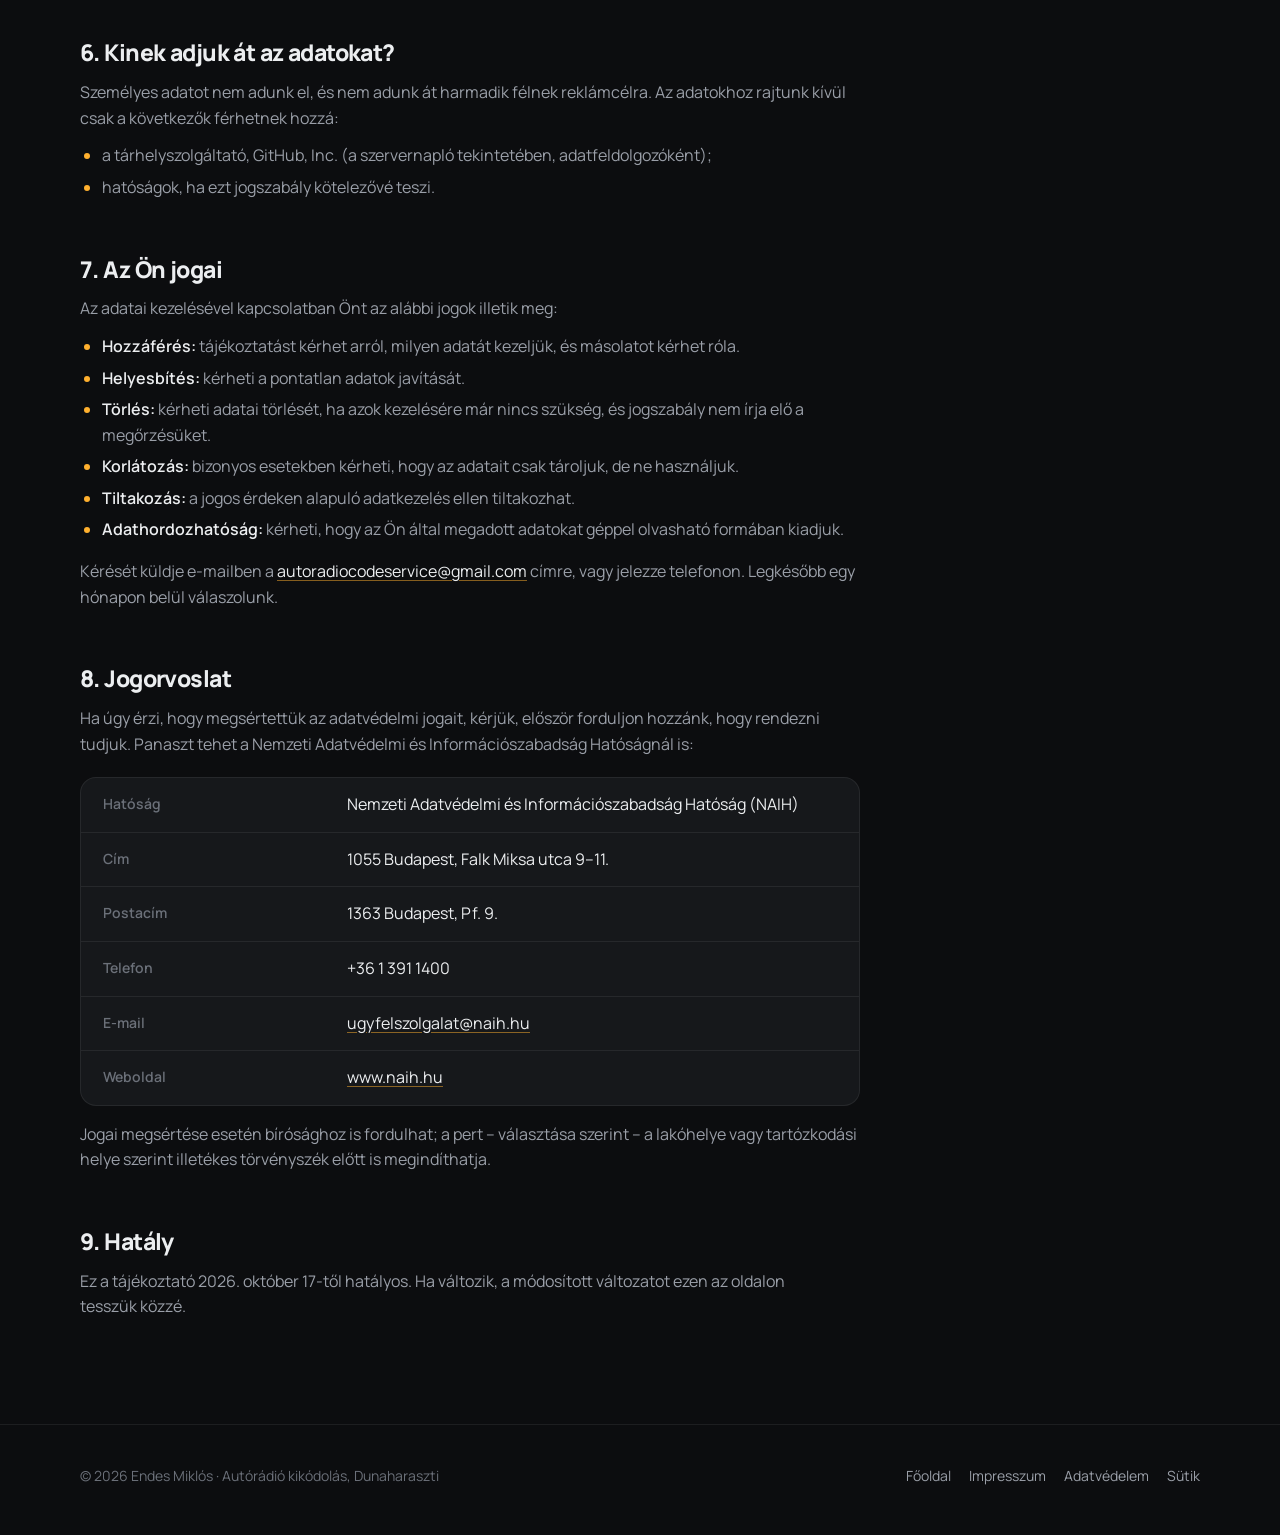
<file: adatvedelem/index.html>
<!doctype html>
<html lang="hu">
<head>
  <meta charset="utf-8">
  <meta name="viewport" content="width=device-width, initial-scale=1, viewport-fit=cover">
  <meta name="robots" content="noindex, nofollow">
  <title>Adatvédelmi tájékoztató – Endes Miklós, autórádió kikódolás</title>
  <meta name="description" content="Hogyan kezeli Endes Miklós egyéni vállalkozó (autórádió kikódolás, Dunaharaszti) a személyes adatokat.">
  <meta name="theme-color" content="#0c0d0f">
  <link rel="icon" href="data:image/svg+xml,%3Csvg xmlns='http://www.w3.org/2000/svg' viewBox='0 0 32 32'%3E%3Crect width='32' height='32' rx='8' fill='%230c0d0f'/%3E%3Crect x='5' y='10' width='22' height='12' rx='2.5' fill='none' stroke='%23ffb02e' stroke-width='2'/%3E%3Ccircle cx='10' cy='16' r='2' fill='%23ffb02e'/%3E%3Cpath d='M15 14h8M15 18h5' stroke='%23ffb02e' stroke-width='2' stroke-linecap='round'/%3E%3C/svg%3E">
  <link rel="preload" href="../fonts/manrope-latin.woff2" as="font" type="font/woff2" crossorigin>
  <link rel="stylesheet" href="../css/styles.css">
  <script src="../js/main.js"></script>
</head>
<body>
  <svg width="0" height="0" style="position:absolute" aria-hidden="true">
    <defs>
      <symbol id="i-phone" viewBox="0 0 24 24"><path d="M22 16.92v3a2 2 0 0 1-2.18 2 19.79 19.79 0 0 1-8.63-3.07 19.5 19.5 0 0 1-6-6 19.79 19.79 0 0 1-3.07-8.67A2 2 0 0 1 4.11 2h3a2 2 0 0 1 2 1.72c.13.96.36 1.9.7 2.81a2 2 0 0 1-.45 2.11L8.09 9.91a16 16 0 0 0 6 6l1.27-1.27a2 2 0 0 1 2.11-.45c.91.34 1.85.57 2.81.7A2 2 0 0 1 22 16.92z"/></symbol>
      <symbol id="i-radio" viewBox="0 0 24 24"><rect x="2" y="7" width="20" height="12" rx="2"/><circle cx="7" cy="13" r="2"/><path d="M12 11h6M12 15h4M6 7l9-4"/></symbol>
      <symbol id="i-arrow" viewBox="0 0 24 24"><path d="M5 12h14M12 5l7 7-7 7"/></symbol>
    </defs>
  </svg>

  <header class="header">
    <div class="container header-inner">
      <a class="brand" href="../" aria-label="Endes Miklós – Autórádió kikódolás, főoldal">
        <span class="brand-mark"><svg class="icon"><use href="#i-radio"/></svg></span>
        <span class="brand-text">
          <span class="brand-name">Endes Miklós</span>
          <span class="brand-sub">Autórádió kikódolás · Dunaharaszti</span>
        </span>
      </a>
      <nav class="nav" aria-label="Fő navigáció">
        <a href="../">Főoldal</a>
        <a href="../#kapcsolat">Kapcsolat</a>
        <a class="btn btn-primary btn-sm" href="tel:+36203168440">
          <svg class="icon"><use href="#i-phone"/></svg>
          Hívás
        </a>
      </nav>
      <button class="menu-btn" type="button" aria-expanded="false" aria-controls="mobile-menu" aria-label="Menü megnyitása">
        <span></span><span></span>
      </button>
      <nav class="mobile-menu" id="mobile-menu" data-open="false" aria-label="Mobil navigáció">
        <a href="../">Főoldal<svg class="icon"><use href="#i-arrow"/></svg></a>
        <a href="../#szolgaltatas">Szolgáltatás<svg class="icon"><use href="#i-arrow"/></svg></a>
        <a href="../#hogyan">Személyesen / távolról<svg class="icon"><use href="#i-arrow"/></svg></a>
        <a href="../#gyik">GYIK<svg class="icon"><use href="#i-arrow"/></svg></a>
        <a href="../#kapcsolat">Kapcsolat<svg class="icon"><use href="#i-arrow"/></svg></a>
      </nav>
    </div>
  </header>

  <main class="legal">
    <div class="container">
      <div class="legal-inner">
        <a class="back-link" href="../"><svg class="icon"><use href="#i-arrow"/></svg>Vissza a főoldalra</a>

        <h1>Adatvédelmi tájékoztató</h1>
        <p class="lead">Röviden: a weboldal nem használ sütiket, nem méri a látogatókat, és nincs rajta űrlap. Személyes adatot csak akkor kezelünk, ha Ön felveszi velünk a kapcsolatot, vagy igénybe veszi a szolgáltatást – és csak annyit, amennyi ehhez szükséges.</p>
        <p>Ez a tájékoztató az Európai Parlament és a Tanács (EU) 2016/679 rendelete (GDPR) és az információs önrendelkezési jogról és az információszabadságról szóló 2011. évi CXII. törvény (Infotv.) alapján készült.</p>

        <h2 id="adatkezelo">1. Az adatkezelő</h2>
        <div class="facts">
          <dl>
            <div><dt>Név</dt><dd>Endes Miklós egyéni vállalkozó</dd></div>
            <div><dt>Székhely</dt><dd>2330 Dunaharaszti, Gyárköz utca 3.</dd></div>
            <div><dt>Ügyfélfogadás helye</dt><dd>2330 Dunaharaszti, Gyárköz utca 3.</dd></div>
            <div><dt>Adószám</dt><dd>50297894-1-33</dd></div>
            <div><dt>Telefon</dt><dd><a href="tel:+36203168440">+36 20 316 8440</a></dd></div>
            <div><dt>E-mail</dt><dd><a href="mailto:autoradiocodeservice@gmail.com">autoradiocodeservice@gmail.com</a></dd></div>
          </dl>
        </div>

        <h2 id="weboldal">2. A weboldal látogatása</h2>
        <p>A weboldal <strong>nem használ sütiket (cookie-kat)</strong>, nem futtat látogatottság-mérő vagy hirdetési kódot, és a betűtípusokat is a saját tárhelyéről tölti be, így a puszta látogatással nem jut adat harmadik félhez. Részletek a <a href="../sutik/">sütikezelési tájékoztatóban</a>.</p>
        <p>A weboldalt a GitHub Pages szolgáltatás tárolja és szolgálja ki. A GitHub biztonsági okból naplózza a látogatók IP-címét, akkor is, ha a látogató nem rendelkezik GitHub-fiókkal.</p>
        <div class="facts">
          <div class="facts-title">Szervernapló</div>
          <dl>
            <div><dt>Kezelt adatok</dt><dd>IP-cím, a látogatás időpontja, a megnyitott oldal címe, a böngésző típusa</dd></div>
            <div><dt>Cél</dt><dd>A weboldal biztonságos és zavartalan működtetése, visszaélések kivizsgálása</dd></div>
            <div><dt>Jogalap</dt><dd>Jogos érdek – GDPR 6. cikk (1) bekezdés f) pont</dd></div>
            <div><dt>Megőrzés</dt><dd>A GitHub szabályai szerint</dd></div>
            <div><dt>Adatfeldolgozó</dt><dd>GitHub, Inc., 88 Colin P. Kelly Jr. Street, San Francisco, CA 94107, USA – <a href="https://docs.github.com/en/site-policy/privacy-policies/github-general-privacy-statement" target="_blank" rel="noopener">a GitHub adatvédelmi nyilatkozata</a></dd></div>
            <div><dt>Adattovábbítás</dt><dd>Az adatok az Egyesült Államokba kerülhetnek. A GitHub az ilyen továbbítást az EU által elfogadott garanciákkal (EU–USA adatvédelmi keretrendszer, illetve általános szerződési feltételek) végzi.</dd></div>
          </dl>
        </div>

        <h2 id="kapcsolat">3. Kapcsolatfelvétel és egyeztetés</h2>
        <p>Ha telefonon, e-mailben, Viberen, WhatsAppon vagy Messengeren megkeres minket, az alábbi adatokat kezeljük:</p>
        <div class="facts">
          <div class="facts-title">Kapcsolatfelvétel, ajánlatadás, a munka elvégzése</div>
          <dl>
            <div><dt>Kezelt adatok</dt><dd>Név, telefonszám, e-mail cím vagy felhasználónév (az adott alkalmazásban), az üzenetek tartalma, az autó és a rádió adatai (pl. márka, típus, sorozatszám)</dd></div>
            <div><dt>Cél</dt><dd>A kérés megválaszolása, időpont-egyeztetés, a rádió kikódolásának elvégzése</dd></div>
            <div><dt>Jogalap</dt><dd>Szerződés megkötését megelőző lépések, illetve a szerződés teljesítése – GDPR 6. cikk (1) bekezdés b) pont</dd></div>
            <div><dt>Megőrzés</dt><dd>Az ügy lezárását követően 5 évig (az általános polgári jogi elévülési idő), az esetleges későbbi kérdések, reklamációk kezelése érdekében; ezt követően töröljük</dd></div>
          </dl>
        </div>

        <h2 id="fizetes">4. Előreutalás és nyugta</h2>
        <p>Távoli munka esetén a díjat előre kell átutalni, Revolutra vagy bankszámlára. A szolgáltatásról ÁFA-mentes, papír alapú nyugtát adunk; számlát nem állítunk ki. Az átutaláshoz és a nyugta kiállításához az alábbi adatokat kezeljük:</p>
        <div class="facts">
          <div class="facts-title">Fizetés és számviteli bizonylatok</div>
          <dl>
            <div><dt>Kezelt adatok</dt><dd>Az átutalás adatai (a küldő neve, Revolut-azonosítója vagy bankszámlaszáma, összeg, dátum, közlemény)</dd></div>
            <div><dt>Cél</dt><dd>A díj beazonosítása, a papír alapú nyugta kiállítása, a számviteli és adózási kötelezettségek teljesítése</dd></div>
            <div><dt>Jogalap</dt><dd>Jogi kötelezettség teljesítése – GDPR 6. cikk (1) bekezdés c) pont, a számvitelről szóló 2000. évi C. törvény 169. §-a</dd></div>
            <div><dt>Megőrzés</dt><dd>A nyugták másolatát és az utalás adatait a törvény szerint 8 évig őrizzük meg</dd></div>
          </dl>
        </div>

        <h2 id="harmadik-felek">5. Harmadik felek szolgáltatásai</h2>
        <p>A weboldal néhány gombja külső szolgáltatásra visz. Ezek csak akkor kapnak adatot Önről, ha rájuk kattint – onnantól a saját adatvédelmi szabályaik érvényesek, és önálló adatkezelőként járnak el.</p>
        <ul>
          <li><strong>Google Térkép</strong> (Google Ireland Ltd.) – a térkép csak akkor töltődik be, ha a „Térkép betöltése” gombra kattint. Betöltéskor a Google sütiket helyezhet el és megkapja az Ön IP-címét. <a href="https://policies.google.com/privacy?hl=hu" target="_blank" rel="noopener">A Google adatvédelmi irányelvei</a></li>
          <li><strong>Facebook és Messenger</strong> (Meta Platforms Ireland Ltd.) – <a href="https://www.facebook.com/privacy/policy/" target="_blank" rel="noopener">A Meta adatvédelmi szabályzata</a></li>
          <li><strong>WhatsApp</strong> (WhatsApp Ireland Ltd.) – <a href="https://www.whatsapp.com/legal/privacy-policy-eea" target="_blank" rel="noopener">A WhatsApp adatvédelmi irányelvei</a></li>
          <li><strong>Revolut</strong> (Revolut Bank UAB) – ha az előreutalás Revolutra történik, a fizetés adatait a Revolut is kezeli. <a href="https://www.revolut.com/legal/privacy/" target="_blank" rel="noopener">A Revolut adatvédelmi tájékoztatója</a></li>
          <li><strong>Viber</strong> (Viber Media S.à r.l.) – <a href="https://www.viber.com/terms/viber-privacy-policy/" target="_blank" rel="noopener">A Viber adatvédelmi szabályzata</a></li>
        </ul>

        <h2 id="tovabbitas">6. Kinek adjuk át az adatokat?</h2>
        <p>Személyes adatot nem adunk el, és nem adunk át harmadik félnek reklámcélra. Az adatokhoz rajtunk kívül csak a következők férhetnek hozzá:</p>
        <ul>
          <li>a tárhelyszolgáltató, GitHub, Inc. (a szervernapló tekintetében, adatfeldolgozóként);</li>
          <li>hatóságok, ha ezt jogszabály kötelezővé teszi.</li>
        </ul>

        <h2 id="jogok">7. Az Ön jogai</h2>
        <p>Az adatai kezelésével kapcsolatban Önt az alábbi jogok illetik meg:</p>
        <ul>
          <li><strong>Hozzáférés:</strong> tájékoztatást kérhet arról, milyen adatát kezeljük, és másolatot kérhet róla.</li>
          <li><strong>Helyesbítés:</strong> kérheti a pontatlan adatok javítását.</li>
          <li><strong>Törlés:</strong> kérheti adatai törlését, ha azok kezelésére már nincs szükség, és jogszabály nem írja elő a megőrzésüket.</li>
          <li><strong>Korlátozás:</strong> bizonyos esetekben kérheti, hogy az adatait csak tároljuk, de ne használjuk.</li>
          <li><strong>Tiltakozás:</strong> a jogos érdeken alapuló adatkezelés ellen tiltakozhat.</li>
          <li><strong>Adathordozhatóság:</strong> kérheti, hogy az Ön által megadott adatokat géppel olvasható formában kiadjuk.</li>
        </ul>
        <p>Kérését küldje e-mailben a <a href="mailto:autoradiocodeservice@gmail.com">autoradiocodeservice@gmail.com</a> címre, vagy jelezze telefonon. Legkésőbb egy hónapon belül válaszolunk.</p>

        <h2 id="jogorvoslat">8. Jogorvoslat</h2>
        <p>Ha úgy érzi, hogy megsértettük az adatvédelmi jogait, kérjük, először forduljon hozzánk, hogy rendezni tudjuk. Panaszt tehet a Nemzeti Adatvédelmi és Információszabadság Hatóságnál is:</p>
        <div class="facts">
          <dl>
            <div><dt>Hatóság</dt><dd>Nemzeti Adatvédelmi és Információszabadság Hatóság (NAIH)</dd></div>
            <div><dt>Cím</dt><dd>1055 Budapest, Falk Miksa utca 9–11.</dd></div>
            <div><dt>Postacím</dt><dd>1363 Budapest, Pf. 9.</dd></div>
            <div><dt>Telefon</dt><dd>+36 1 391 1400</dd></div>
            <div><dt>E-mail</dt><dd><a href="mailto:ugyfelszolgalat@naih.hu">ugyfelszolgalat@naih.hu</a></dd></div>
            <div><dt>Weboldal</dt><dd><a href="https://www.naih.hu" target="_blank" rel="noopener">www.naih.hu</a></dd></div>
          </dl>
        </div>
        <p>Jogai megsértése esetén bírósághoz is fordulhat; a pert – választása szerint – a lakóhelye vagy tartózkodási helye szerint illetékes törvényszék előtt is megindíthatja.</p>

        <h2 id="hataly">9. Hatály</h2>
        <p>Ez a tájékoztató 2026. október 17-től hatályos. Ha változik, a módosított változatot ezen az oldalon tesszük közzé.</p>
      </div>
    </div>
  </main>

  <footer class="footer">
    <div class="container footer-inner">
      <span>© <span id="year">2026</span> Endes Miklós · Autórádió kikódolás, Dunaharaszti</span>
      <nav class="footer-links" aria-label="Lábléc">
        <a href="../">Főoldal</a>
        <a href="../impresszum/">Impresszum</a>
        <a href="../adatvedelem/" aria-current="page">Adatvédelem</a>
        <a href="../sutik/">Sütik</a>
      </nav>
    </div>
  </footer>
  <div class="callbar" id="callbar">
    <a class="btn btn-primary" href="tel:+36203168440"><svg class="icon"><use href="#i-phone"/></svg>Hívás</a>
    <a class="btn btn-ghost" data-chat="viber" href="viber://chat?number=%2B36203168440">Viber</a>
    <a class="btn btn-ghost" data-chat="whatsapp" href="https://wa.me/36203168440" target="_blank" rel="noopener">WhatsApp</a>
  </div>
</body>
</html>
</file>
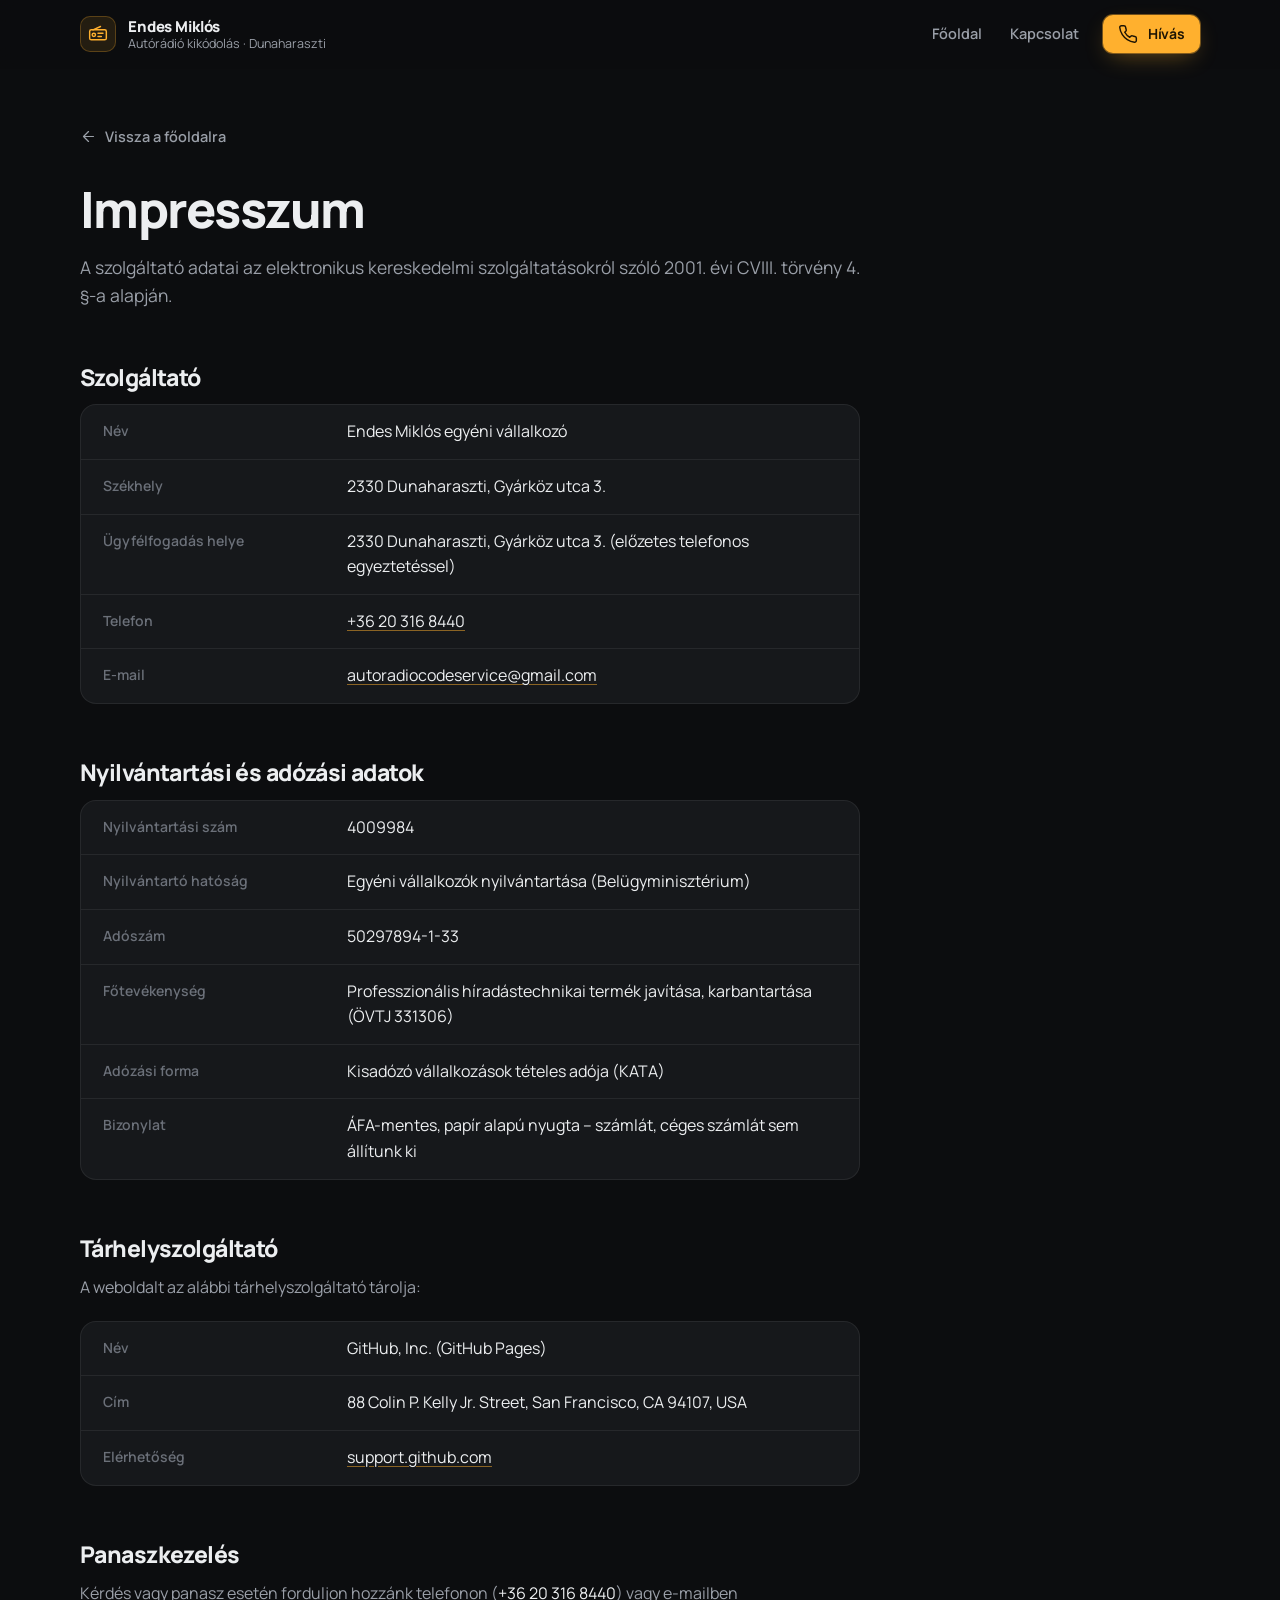
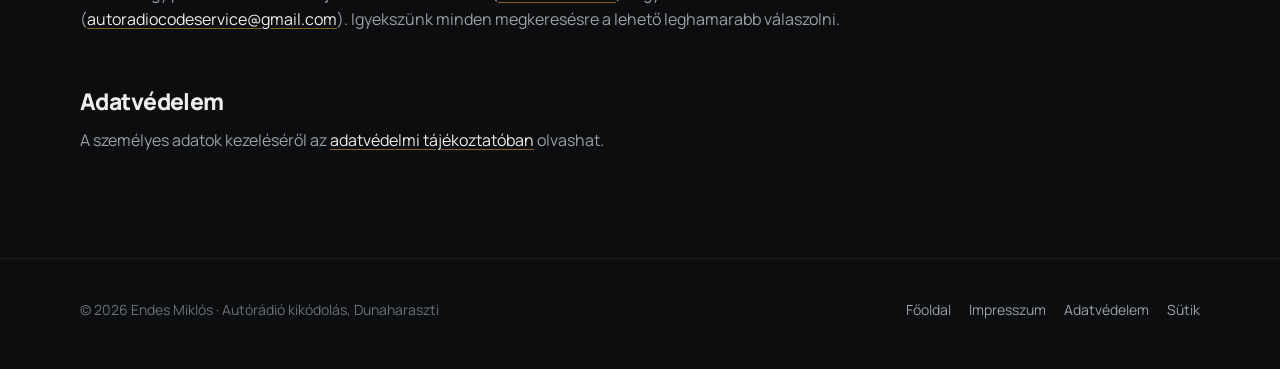
<file: impresszum/index.html>
<!doctype html>
<html lang="hu">
<head>
  <meta charset="utf-8">
  <meta name="viewport" content="width=device-width, initial-scale=1, viewport-fit=cover">
  <meta name="robots" content="noindex, nofollow">
  <title>Impresszum – Endes Miklós, autórádió kikódolás</title>
  <meta name="description" content="Endes Miklós egyéni vállalkozó (autórádió kikódolás, Dunaharaszti) szolgáltatói adatai.">
  <meta name="theme-color" content="#0c0d0f">
  <link rel="icon" href="data:image/svg+xml,%3Csvg xmlns='http://www.w3.org/2000/svg' viewBox='0 0 32 32'%3E%3Crect width='32' height='32' rx='8' fill='%230c0d0f'/%3E%3Crect x='5' y='10' width='22' height='12' rx='2.5' fill='none' stroke='%23ffb02e' stroke-width='2'/%3E%3Ccircle cx='10' cy='16' r='2' fill='%23ffb02e'/%3E%3Cpath d='M15 14h8M15 18h5' stroke='%23ffb02e' stroke-width='2' stroke-linecap='round'/%3E%3C/svg%3E">
  <link rel="preload" href="../fonts/manrope-latin.woff2" as="font" type="font/woff2" crossorigin>
  <link rel="stylesheet" href="../css/styles.css">
  <script src="../js/main.js"></script>
</head>
<body>
  <svg width="0" height="0" style="position:absolute" aria-hidden="true">
    <defs>
      <symbol id="i-phone" viewBox="0 0 24 24"><path d="M22 16.92v3a2 2 0 0 1-2.18 2 19.79 19.79 0 0 1-8.63-3.07 19.5 19.5 0 0 1-6-6 19.79 19.79 0 0 1-3.07-8.67A2 2 0 0 1 4.11 2h3a2 2 0 0 1 2 1.72c.13.96.36 1.9.7 2.81a2 2 0 0 1-.45 2.11L8.09 9.91a16 16 0 0 0 6 6l1.27-1.27a2 2 0 0 1 2.11-.45c.91.34 1.85.57 2.81.7A2 2 0 0 1 22 16.92z"/></symbol>
      <symbol id="i-radio" viewBox="0 0 24 24"><rect x="2" y="7" width="20" height="12" rx="2"/><circle cx="7" cy="13" r="2"/><path d="M12 11h6M12 15h4M6 7l9-4"/></symbol>
      <symbol id="i-arrow" viewBox="0 0 24 24"><path d="M5 12h14M12 5l7 7-7 7"/></symbol>
    </defs>
  </svg>

  <header class="header">
    <div class="container header-inner">
      <a class="brand" href="../" aria-label="Endes Miklós – Autórádió kikódolás, főoldal">
        <span class="brand-mark"><svg class="icon"><use href="#i-radio"/></svg></span>
        <span class="brand-text">
          <span class="brand-name">Endes Miklós</span>
          <span class="brand-sub">Autórádió kikódolás · Dunaharaszti</span>
        </span>
      </a>
      <nav class="nav" aria-label="Fő navigáció">
        <a href="../">Főoldal</a>
        <a href="../#kapcsolat">Kapcsolat</a>
        <a class="btn btn-primary btn-sm" href="tel:+36203168440">
          <svg class="icon"><use href="#i-phone"/></svg>
          Hívás
        </a>
      </nav>
      <button class="menu-btn" type="button" aria-expanded="false" aria-controls="mobile-menu" aria-label="Menü megnyitása">
        <span></span><span></span>
      </button>
      <nav class="mobile-menu" id="mobile-menu" data-open="false" aria-label="Mobil navigáció">
        <a href="../">Főoldal<svg class="icon"><use href="#i-arrow"/></svg></a>
        <a href="../#szolgaltatas">Szolgáltatás<svg class="icon"><use href="#i-arrow"/></svg></a>
        <a href="../#hogyan">Személyesen / távolról<svg class="icon"><use href="#i-arrow"/></svg></a>
        <a href="../#gyik">GYIK<svg class="icon"><use href="#i-arrow"/></svg></a>
        <a href="../#kapcsolat">Kapcsolat<svg class="icon"><use href="#i-arrow"/></svg></a>
      </nav>
    </div>
  </header>

  <main class="legal">
    <div class="container">
      <div class="legal-inner">
        <a class="back-link" href="../"><svg class="icon"><use href="#i-arrow"/></svg>Vissza a főoldalra</a>

        <h1>Impresszum</h1>
        <p class="lead">A szolgáltató adatai az elektronikus kereskedelmi szolgáltatásokról szóló 2001. évi CVIII. törvény 4. §-a alapján.</p>

        <h2>Szolgáltató</h2>
        <div class="facts">
          <dl>
            <div><dt>Név</dt><dd>Endes Miklós egyéni vállalkozó</dd></div>
            <div><dt>Székhely</dt><dd>2330 Dunaharaszti, Gyárköz utca 3.</dd></div>
            <div><dt>Ügyfélfogadás helye</dt><dd>2330 Dunaharaszti, Gyárköz utca 3. (előzetes telefonos egyeztetéssel)</dd></div>
            <div><dt>Telefon</dt><dd><a href="tel:+36203168440">+36 20 316 8440</a></dd></div>
            <div><dt>E-mail</dt><dd><a href="mailto:autoradiocodeservice@gmail.com">autoradiocodeservice@gmail.com</a></dd></div>
          </dl>
        </div>

        <h2>Nyilvántartási és adózási adatok</h2>
        <div class="facts">
          <dl>
            <div><dt>Nyilvántartási szám</dt><dd>4009984</dd></div>
            <div><dt>Nyilvántartó hatóság</dt><dd>Egyéni vállalkozók nyilvántartása (Belügyminisztérium)</dd></div>
            <div><dt>Adószám</dt><dd>50297894-1-33</dd></div>
            <div><dt>Főtevékenység</dt><dd>Professzionális híradástechnikai termék javítása, karbantartása (ÖVTJ 331306)</dd></div>
            <div><dt>Adózási forma</dt><dd>Kisadózó vállalkozások tételes adója (KATA)</dd></div>
            <div><dt>Bizonylat</dt><dd>ÁFA-mentes, papír alapú nyugta – számlát, céges számlát sem állítunk ki</dd></div>
          </dl>
        </div>

        <h2>Tárhelyszolgáltató</h2>
        <p>A weboldalt az alábbi tárhelyszolgáltató tárolja:</p>
        <div class="facts">
          <dl>
            <div><dt>Név</dt><dd>GitHub, Inc. (GitHub Pages)</dd></div>
            <div><dt>Cím</dt><dd>88 Colin P. Kelly Jr. Street, San Francisco, CA 94107, USA</dd></div>
            <div><dt>Elérhetőség</dt><dd><a href="https://support.github.com" target="_blank" rel="noopener">support.github.com</a></dd></div>
          </dl>
        </div>

        <h2>Panaszkezelés</h2>
        <p>Kérdés vagy panasz esetén forduljon hozzánk telefonon (<a href="tel:+36203168440">+36 20 316 8440</a>) vagy e-mailben (<a href="mailto:autoradiocodeservice@gmail.com">autoradiocodeservice@gmail.com</a>). Igyekszünk minden megkeresésre a lehető leghamarabb válaszolni.</p>

        <h2>Adatvédelem</h2>
        <p>A személyes adatok kezeléséről az <a href="../adatvedelem/">adatvédelmi tájékoztatóban</a> olvashat.</p>
      </div>
    </div>
  </main>

  <footer class="footer">
    <div class="container footer-inner">
      <span>© <span id="year">2026</span> Endes Miklós · Autórádió kikódolás, Dunaharaszti</span>
      <nav class="footer-links" aria-label="Lábléc">
        <a href="../">Főoldal</a>
        <a href="../impresszum/" aria-current="page">Impresszum</a>
        <a href="../adatvedelem/">Adatvédelem</a>
        <a href="../sutik/">Sütik</a>
      </nav>
    </div>
  </footer>
  <div class="callbar" id="callbar">
    <a class="btn btn-primary" href="tel:+36203168440"><svg class="icon"><use href="#i-phone"/></svg>Hívás</a>
    <a class="btn btn-ghost" data-chat="viber" href="viber://chat?number=%2B36203168440">Viber</a>
    <a class="btn btn-ghost" data-chat="whatsapp" href="https://wa.me/36203168440" target="_blank" rel="noopener">WhatsApp</a>
  </div>
</body>
</html>
</file>
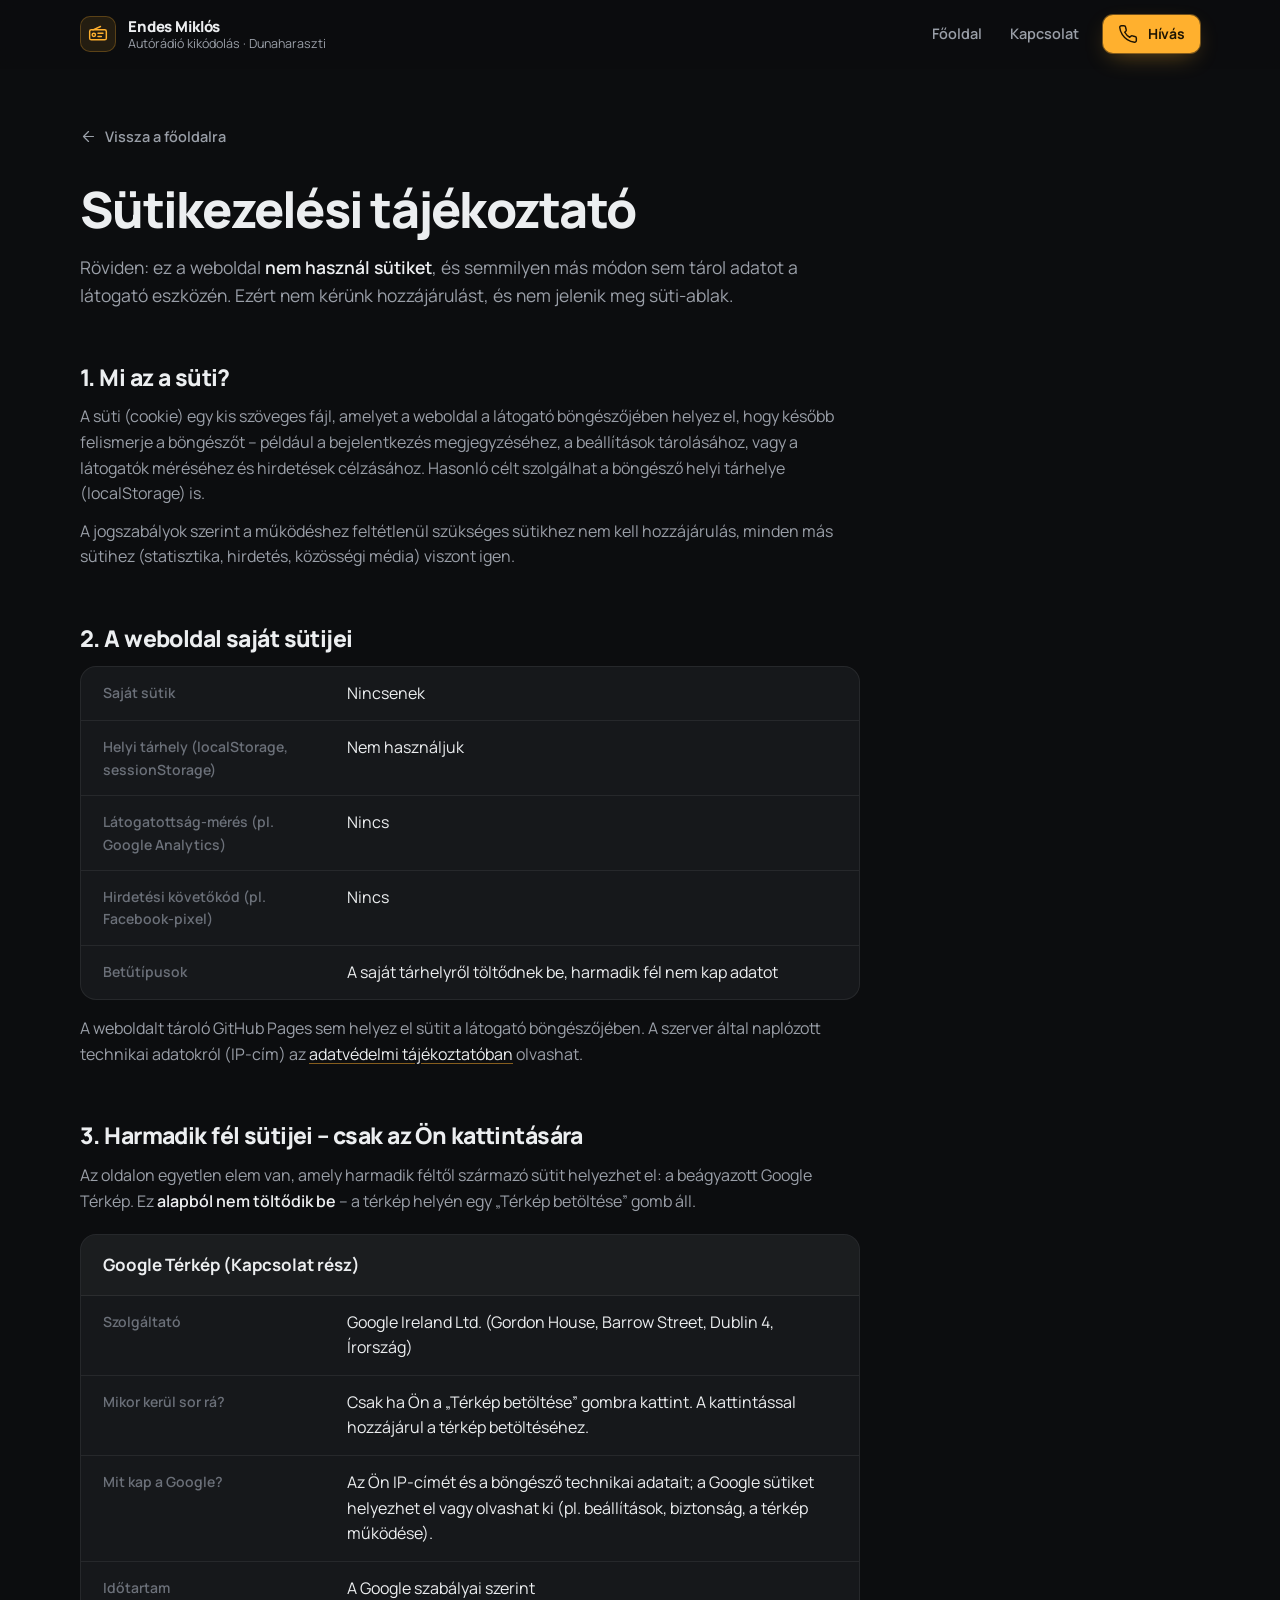
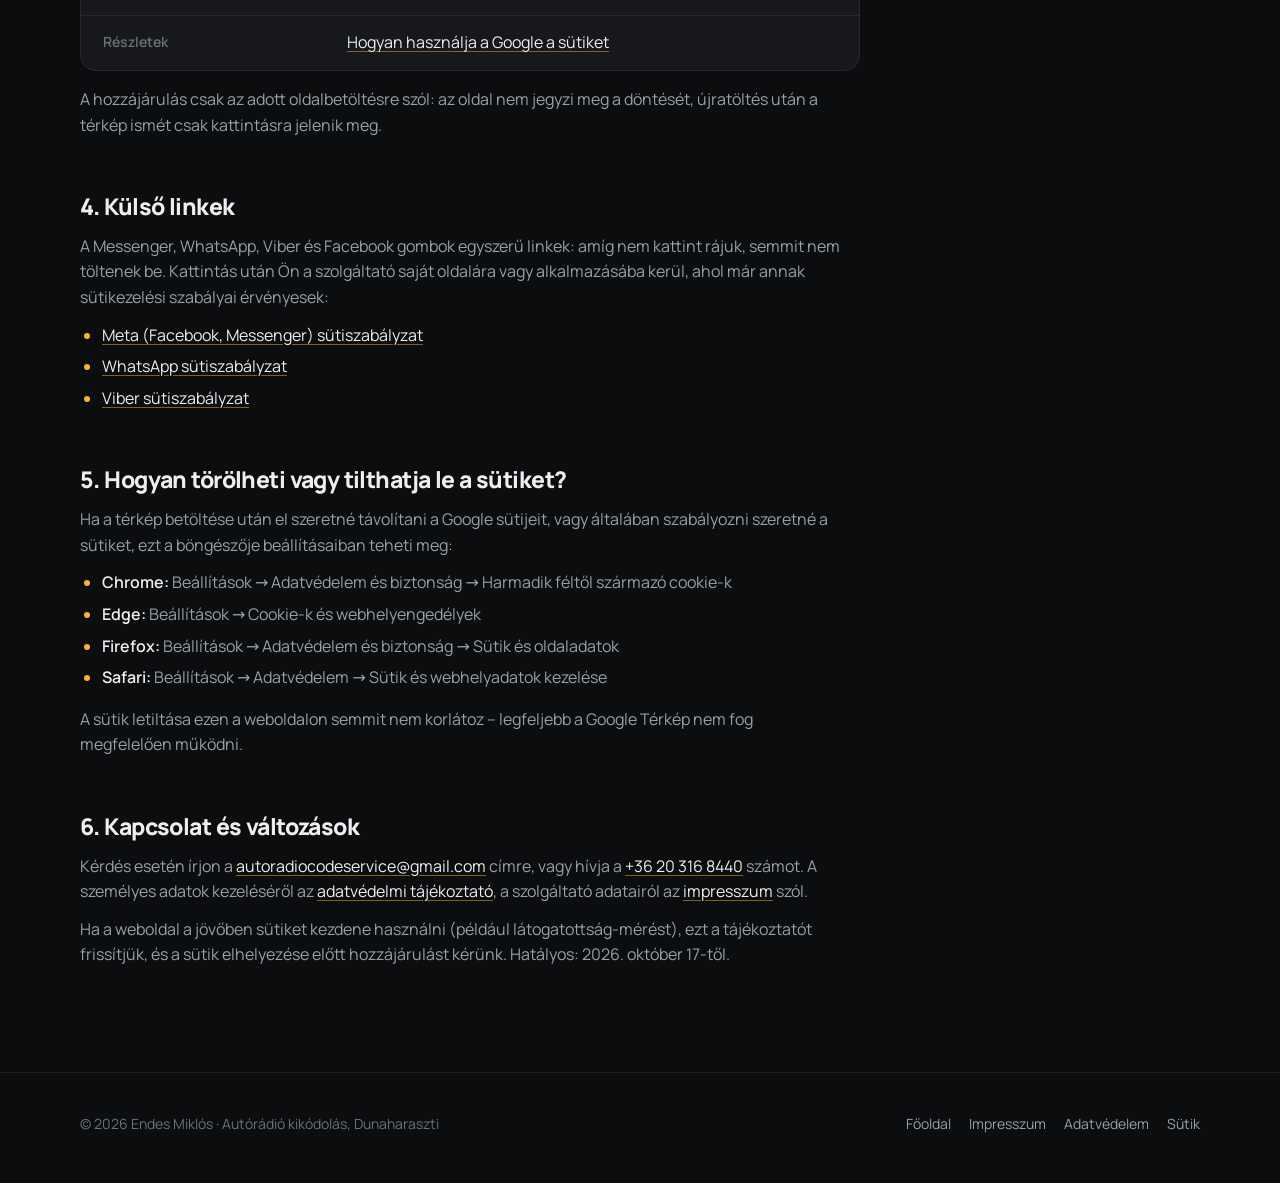
<file: sutik/index.html>
<!doctype html>
<html lang="hu">
<head>
  <meta charset="utf-8">
  <meta name="viewport" content="width=device-width, initial-scale=1, viewport-fit=cover">
  <meta name="robots" content="noindex, nofollow">
  <title>Sütikezelési tájékoztató – Endes Miklós, autórádió kikódolás</title>
  <meta name="description" content="Milyen sütiket használ az Endes Miklós autórádió kikódolás weboldala? Röviden: semmilyet.">
  <meta name="theme-color" content="#0c0d0f">
  <link rel="icon" href="data:image/svg+xml,%3Csvg xmlns='http://www.w3.org/2000/svg' viewBox='0 0 32 32'%3E%3Crect width='32' height='32' rx='8' fill='%230c0d0f'/%3E%3Crect x='5' y='10' width='22' height='12' rx='2.5' fill='none' stroke='%23ffb02e' stroke-width='2'/%3E%3Ccircle cx='10' cy='16' r='2' fill='%23ffb02e'/%3E%3Cpath d='M15 14h8M15 18h5' stroke='%23ffb02e' stroke-width='2' stroke-linecap='round'/%3E%3C/svg%3E">
  <link rel="preload" href="../fonts/manrope-latin.woff2" as="font" type="font/woff2" crossorigin>
  <link rel="stylesheet" href="../css/styles.css">
  <script src="../js/main.js"></script>
</head>
<body>
  <svg width="0" height="0" style="position:absolute" aria-hidden="true">
    <defs>
      <symbol id="i-phone" viewBox="0 0 24 24"><path d="M22 16.92v3a2 2 0 0 1-2.18 2 19.79 19.79 0 0 1-8.63-3.07 19.5 19.5 0 0 1-6-6 19.79 19.79 0 0 1-3.07-8.67A2 2 0 0 1 4.11 2h3a2 2 0 0 1 2 1.72c.13.96.36 1.9.7 2.81a2 2 0 0 1-.45 2.11L8.09 9.91a16 16 0 0 0 6 6l1.27-1.27a2 2 0 0 1 2.11-.45c.91.34 1.85.57 2.81.7A2 2 0 0 1 22 16.92z"/></symbol>
      <symbol id="i-radio" viewBox="0 0 24 24"><rect x="2" y="7" width="20" height="12" rx="2"/><circle cx="7" cy="13" r="2"/><path d="M12 11h6M12 15h4M6 7l9-4"/></symbol>
      <symbol id="i-arrow" viewBox="0 0 24 24"><path d="M5 12h14M12 5l7 7-7 7"/></symbol>
    </defs>
  </svg>

  <header class="header">
    <div class="container header-inner">
      <a class="brand" href="../" aria-label="Endes Miklós – Autórádió kikódolás, főoldal">
        <span class="brand-mark"><svg class="icon"><use href="#i-radio"/></svg></span>
        <span class="brand-text">
          <span class="brand-name">Endes Miklós</span>
          <span class="brand-sub">Autórádió kikódolás · Dunaharaszti</span>
        </span>
      </a>
      <nav class="nav" aria-label="Fő navigáció">
        <a href="../">Főoldal</a>
        <a href="../#kapcsolat">Kapcsolat</a>
        <a class="btn btn-primary btn-sm" href="tel:+36203168440">
          <svg class="icon"><use href="#i-phone"/></svg>
          Hívás
        </a>
      </nav>
      <button class="menu-btn" type="button" aria-expanded="false" aria-controls="mobile-menu" aria-label="Menü megnyitása">
        <span></span><span></span>
      </button>
      <nav class="mobile-menu" id="mobile-menu" data-open="false" aria-label="Mobil navigáció">
        <a href="../">Főoldal<svg class="icon"><use href="#i-arrow"/></svg></a>
        <a href="../#szolgaltatas">Szolgáltatás<svg class="icon"><use href="#i-arrow"/></svg></a>
        <a href="../#hogyan">Személyesen / távolról<svg class="icon"><use href="#i-arrow"/></svg></a>
        <a href="../#gyik">GYIK<svg class="icon"><use href="#i-arrow"/></svg></a>
        <a href="../#kapcsolat">Kapcsolat<svg class="icon"><use href="#i-arrow"/></svg></a>
      </nav>
    </div>
  </header>

  <main class="legal">
    <div class="container">
      <div class="legal-inner">
        <a class="back-link" href="../"><svg class="icon"><use href="#i-arrow"/></svg>Vissza a főoldalra</a>

        <h1>Sütikezelési tájékoztató</h1>
        <p class="lead">Röviden: ez a weboldal <strong>nem használ sütiket</strong>, és semmilyen más módon sem tárol adatot a látogató eszközén. Ezért nem kérünk hozzájárulást, és nem jelenik meg süti-ablak.</p>

        <h2 id="mi-a-suti">1. Mi az a süti?</h2>
        <p>A süti (cookie) egy kis szöveges fájl, amelyet a weboldal a látogató böngészőjében helyez el, hogy később felismerje a böngészőt – például a bejelentkezés megjegyzéséhez, a beállítások tárolásához, vagy a látogatók méréséhez és hirdetések célzásához. Hasonló célt szolgálhat a böngésző helyi tárhelye (localStorage) is.</p>
        <p>A jogszabályok szerint a működéshez feltétlenül szükséges sütikhez nem kell hozzájárulás, minden más sütihez (statisztika, hirdetés, közösségi média) viszont igen.</p>

        <h2 id="sajat">2. A weboldal saját sütijei</h2>
        <div class="facts">
          <dl>
            <div><dt>Saját sütik</dt><dd>Nincsenek</dd></div>
            <div><dt>Helyi tárhely (localStorage, sessionStorage)</dt><dd>Nem használjuk</dd></div>
            <div><dt>Látogatottság-mérés (pl. Google Analytics)</dt><dd>Nincs</dd></div>
            <div><dt>Hirdetési követőkód (pl. Facebook-pixel)</dt><dd>Nincs</dd></div>
            <div><dt>Betűtípusok</dt><dd>A saját tárhelyről töltődnek be, harmadik fél nem kap adatot</dd></div>
          </dl>
        </div>
        <p>A weboldalt tároló GitHub Pages sem helyez el sütit a látogató böngészőjében. A szerver által naplózott technikai adatokról (IP-cím) az <a href="../adatvedelem/#weboldal">adatvédelmi tájékoztatóban</a> olvashat.</p>

        <h2 id="harmadik-fel">3. Harmadik fél sütijei – csak az Ön kattintására</h2>
        <p>Az oldalon egyetlen elem van, amely harmadik féltől származó sütit helyezhet el: a beágyazott Google Térkép. Ez <strong>alapból nem töltődik be</strong> – a térkép helyén egy „Térkép betöltése” gomb áll.</p>
        <div class="facts">
          <div class="facts-title">Google Térkép (Kapcsolat rész)</div>
          <dl>
            <div><dt>Szolgáltató</dt><dd>Google Ireland Ltd. (Gordon House, Barrow Street, Dublin 4, Írország)</dd></div>
            <div><dt>Mikor kerül sor rá?</dt><dd>Csak ha Ön a „Térkép betöltése” gombra kattint. A kattintással hozzájárul a térkép betöltéséhez.</dd></div>
            <div><dt>Mit kap a Google?</dt><dd>Az Ön IP-címét és a böngésző technikai adatait; a Google sütiket helyezhet el vagy olvashat ki (pl. beállítások, biztonság, a térkép működése).</dd></div>
            <div><dt>Időtartam</dt><dd>A Google szabályai szerint</dd></div>
            <div><dt>Részletek</dt><dd><a href="https://policies.google.com/technologies/cookies?hl=hu" target="_blank" rel="noopener">Hogyan használja a Google a sütiket</a></dd></div>
          </dl>
        </div>
        <p>A hozzájárulás csak az adott oldalbetöltésre szól: az oldal nem jegyzi meg a döntését, újratöltés után a térkép ismét csak kattintásra jelenik meg.</p>

        <h2 id="kulso-linkek">4. Külső linkek</h2>
        <p>A Messenger, WhatsApp, Viber és Facebook gombok egyszerű linkek: amíg nem kattint rájuk, semmit nem töltenek be. Kattintás után Ön a szolgáltató saját oldalára vagy alkalmazásába kerül, ahol már annak sütikezelési szabályai érvényesek:</p>
        <ul>
          <li><a href="https://www.facebook.com/privacy/policies/cookies/" target="_blank" rel="noopener">Meta (Facebook, Messenger) sütiszabályzat</a></li>
          <li><a href="https://www.whatsapp.com/legal/cookies" target="_blank" rel="noopener">WhatsApp sütiszabályzat</a></li>
          <li><a href="https://www.viber.com/terms/viber-cookies-and-tracking-technologies-policy/" target="_blank" rel="noopener">Viber sütiszabályzat</a></li>
        </ul>

        <h2 id="torles">5. Hogyan törölheti vagy tilthatja le a sütiket?</h2>
        <p>Ha a térkép betöltése után el szeretné távolítani a Google sütijeit, vagy általában szabályozni szeretné a sütiket, ezt a böngészője beállításaiban teheti meg:</p>
        <ul>
          <li><strong>Chrome:</strong> Beállítások → Adatvédelem és biztonság → Harmadik féltől származó cookie-k</li>
          <li><strong>Edge:</strong> Beállítások → Cookie-k és webhelyengedélyek</li>
          <li><strong>Firefox:</strong> Beállítások → Adatvédelem és biztonság → Sütik és oldaladatok</li>
          <li><strong>Safari:</strong> Beállítások → Adatvédelem → Sütik és webhelyadatok kezelése</li>
        </ul>
        <p>A sütik letiltása ezen a weboldalon semmit nem korlátoz – legfeljebb a Google Térkép nem fog megfelelően működni.</p>

        <h2 id="kapcsolat">6. Kapcsolat és változások</h2>
        <p>Kérdés esetén írjon a <a href="mailto:autoradiocodeservice@gmail.com">autoradiocodeservice@gmail.com</a> címre, vagy hívja a <a href="tel:+36203168440">+36 20 316 8440</a> számot. A személyes adatok kezeléséről az <a href="../adatvedelem/">adatvédelmi tájékoztató</a>, a szolgáltató adatairól az <a href="../impresszum/">impresszum</a> szól.</p>
        <p>Ha a weboldal a jövőben sütiket kezdene használni (például látogatottság-mérést), ezt a tájékoztatót frissítjük, és a sütik elhelyezése előtt hozzájárulást kérünk. Hatályos: 2026. október 17-től.</p>
      </div>
    </div>
  </main>

  <footer class="footer">
    <div class="container footer-inner">
      <span>© <span id="year">2026</span> Endes Miklós · Autórádió kikódolás, Dunaharaszti</span>
      <nav class="footer-links" aria-label="Lábléc">
        <a href="../">Főoldal</a>
        <a href="../impresszum/">Impresszum</a>
        <a href="../adatvedelem/">Adatvédelem</a>
        <a href="../sutik/" aria-current="page">Sütik</a>
      </nav>
    </div>
  </footer>
  <div class="callbar" id="callbar">
    <a class="btn btn-primary" href="tel:+36203168440"><svg class="icon"><use href="#i-phone"/></svg>Hívás</a>
    <a class="btn btn-ghost" data-chat="viber" href="viber://chat?number=%2B36203168440">Viber</a>
    <a class="btn btn-ghost" data-chat="whatsapp" href="https://wa.me/36203168440" target="_blank" rel="noopener">WhatsApp</a>
  </div>
</body>
</html>
</file>
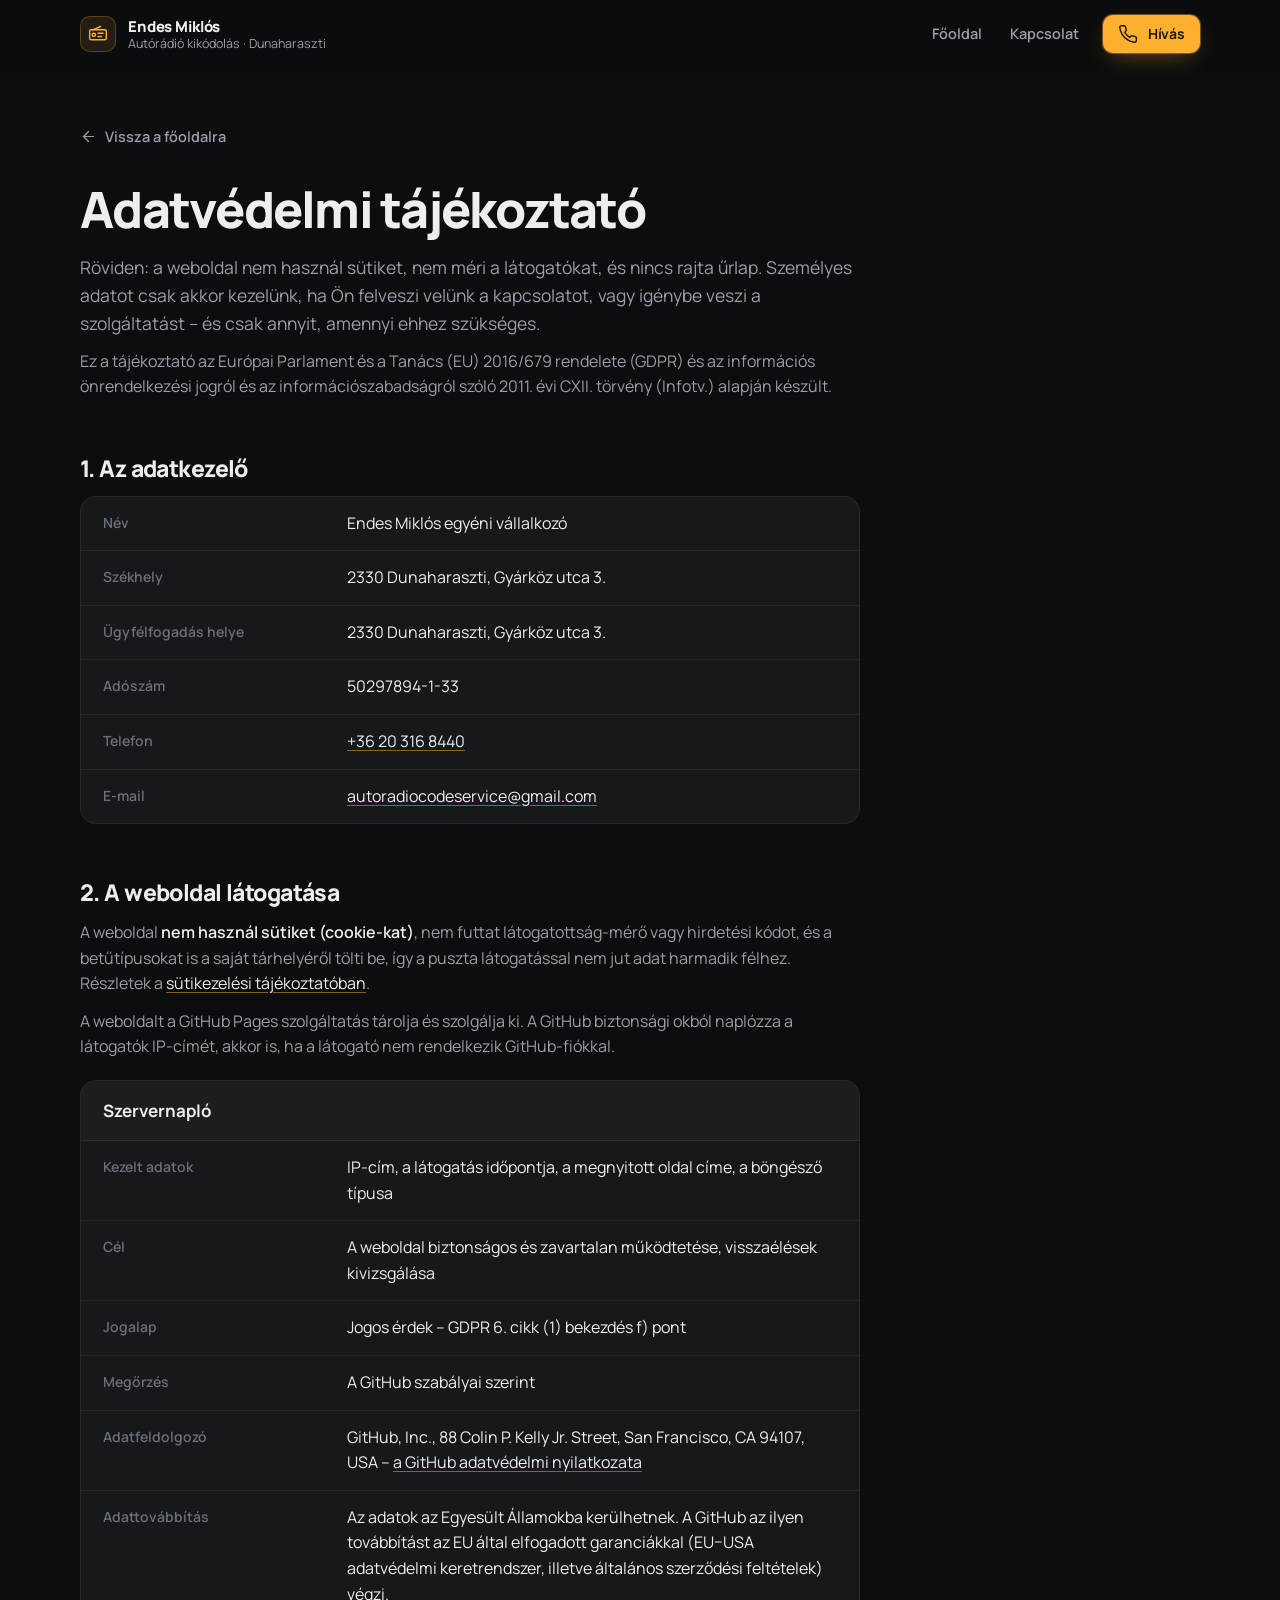
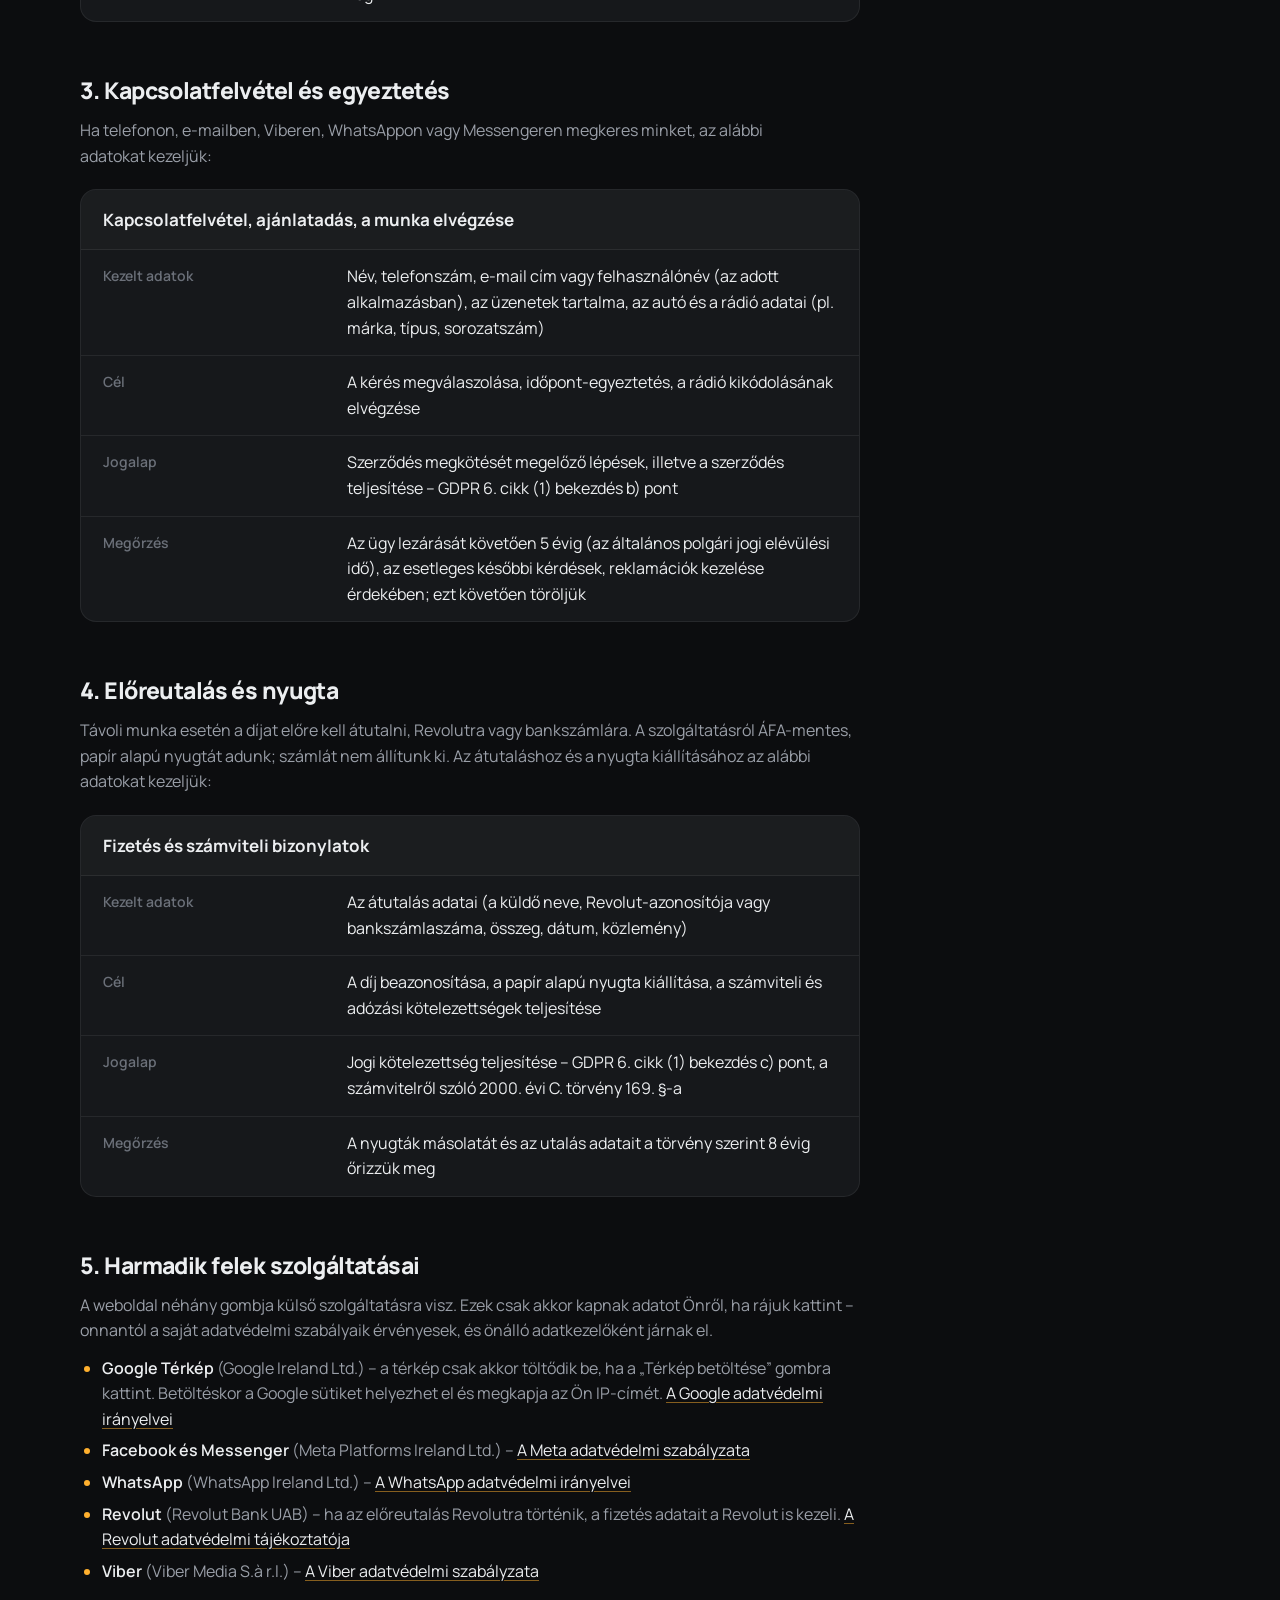
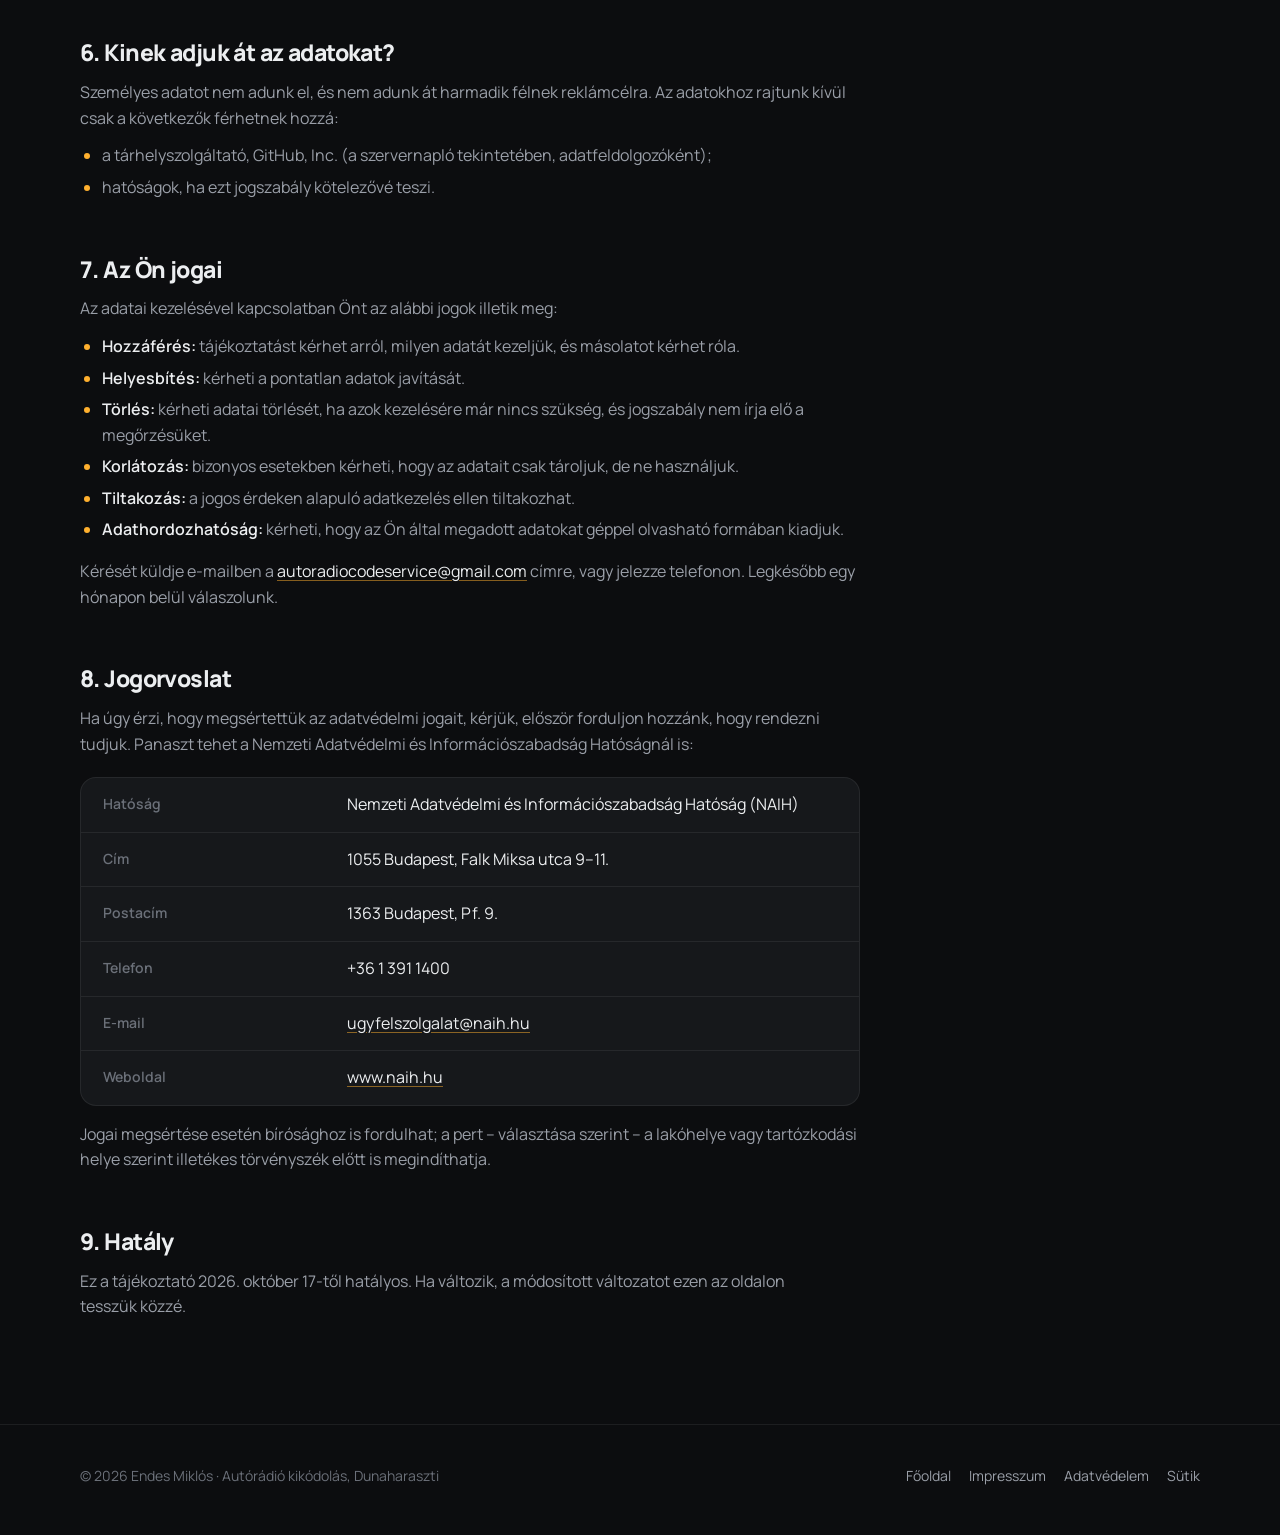
<file: adatvedelem.html>
<!doctype html>
<html lang="hu">
<head>
  <meta charset="utf-8">
  <meta name="viewport" content="width=device-width, initial-scale=1, viewport-fit=cover">
  <title>Adatvédelmi tájékoztató – Endes Miklós, autórádió kikódolás</title>
  <meta name="description" content="Hogyan kezeli Endes Miklós egyéni vállalkozó (autórádió kikódolás, Dunaharaszti) a személyes adatokat.">
  <meta name="theme-color" content="#0c0d0f">
  <link rel="icon" href="data:image/svg+xml,%3Csvg xmlns='http://www.w3.org/2000/svg' viewBox='0 0 32 32'%3E%3Crect width='32' height='32' rx='8' fill='%230c0d0f'/%3E%3Crect x='5' y='10' width='22' height='12' rx='2.5' fill='none' stroke='%23ffb02e' stroke-width='2'/%3E%3Ccircle cx='10' cy='16' r='2' fill='%23ffb02e'/%3E%3Cpath d='M15 14h8M15 18h5' stroke='%23ffb02e' stroke-width='2' stroke-linecap='round'/%3E%3C/svg%3E">
  <link rel="preload" href="fonts/manrope-latin.woff2" as="font" type="font/woff2" crossorigin>
  <link rel="stylesheet" href="css/styles.css">
  <script src="js/main.js"></script>
</head>
<body>
  <svg width="0" height="0" style="position:absolute" aria-hidden="true">
    <defs>
      <symbol id="i-phone" viewBox="0 0 24 24"><path d="M22 16.92v3a2 2 0 0 1-2.18 2 19.79 19.79 0 0 1-8.63-3.07 19.5 19.5 0 0 1-6-6 19.79 19.79 0 0 1-3.07-8.67A2 2 0 0 1 4.11 2h3a2 2 0 0 1 2 1.72c.13.96.36 1.9.7 2.81a2 2 0 0 1-.45 2.11L8.09 9.91a16 16 0 0 0 6 6l1.27-1.27a2 2 0 0 1 2.11-.45c.91.34 1.85.57 2.81.7A2 2 0 0 1 22 16.92z"/></symbol>
      <symbol id="i-radio" viewBox="0 0 24 24"><rect x="2" y="7" width="20" height="12" rx="2"/><circle cx="7" cy="13" r="2"/><path d="M12 11h6M12 15h4M6 7l9-4"/></symbol>
      <symbol id="i-arrow" viewBox="0 0 24 24"><path d="M5 12h14M12 5l7 7-7 7"/></symbol>
    </defs>
  </svg>

  <header class="header">
    <div class="container header-inner">
      <a class="brand" href="index.html" aria-label="Endes Miklós – Autórádió kikódolás, főoldal">
        <span class="brand-mark"><svg class="icon"><use href="#i-radio"/></svg></span>
        <span class="brand-text">
          <span class="brand-name">Endes Miklós</span>
          <span class="brand-sub">Autórádió kikódolás · Dunaharaszti</span>
        </span>
      </a>
      <nav class="nav" aria-label="Fő navigáció">
        <a href="index.html">Főoldal</a>
        <a href="index.html#kapcsolat">Kapcsolat</a>
        <a class="btn btn-primary btn-sm" href="tel:+36203168440">
          <svg class="icon"><use href="#i-phone"/></svg>
          Hívás
        </a>
      </nav>
      <button class="menu-btn" type="button" aria-expanded="false" aria-controls="mobile-menu" aria-label="Menü megnyitása">
        <span></span><span></span>
      </button>
      <nav class="mobile-menu" id="mobile-menu" data-open="false" aria-label="Mobil navigáció">
        <a href="index.html">Főoldal<svg class="icon"><use href="#i-arrow"/></svg></a>
        <a href="index.html#szolgaltatas">Szolgáltatás<svg class="icon"><use href="#i-arrow"/></svg></a>
        <a href="index.html#hogyan">Személyesen / távolról<svg class="icon"><use href="#i-arrow"/></svg></a>
        <a href="index.html#gyik">GYIK<svg class="icon"><use href="#i-arrow"/></svg></a>
        <a href="index.html#kapcsolat">Kapcsolat<svg class="icon"><use href="#i-arrow"/></svg></a>
      </nav>
    </div>
  </header>

  <main class="legal">
    <div class="container">
      <div class="legal-inner">
        <a class="back-link" href="index.html"><svg class="icon"><use href="#i-arrow"/></svg>Vissza a főoldalra</a>

        <h1>Adatvédelmi tájékoztató</h1>
        <p class="lead">Röviden: a weboldal nem használ sütiket, nem méri a látogatókat, és nincs rajta űrlap. Személyes adatot csak akkor kezelünk, ha Ön felveszi velünk a kapcsolatot, vagy igénybe veszi a szolgáltatást – és csak annyit, amennyi ehhez szükséges.</p>
        <p>Ez a tájékoztató az Európai Parlament és a Tanács (EU) 2016/679 rendelete (GDPR) és az információs önrendelkezési jogról és az információszabadságról szóló 2011. évi CXII. törvény (Infotv.) alapján készült.</p>

        <h2 id="adatkezelo">1. Az adatkezelő</h2>
        <div class="facts">
          <dl>
            <div><dt>Név</dt><dd>Endes Miklós egyéni vállalkozó</dd></div>
            <div><dt>Székhely</dt><dd>2330 Dunaharaszti, Gyárköz utca 3.</dd></div>
            <div><dt>Ügyfélfogadás helye</dt><dd>2330 Dunaharaszti, Gyárköz utca 3.</dd></div>
            <div><dt>Adószám</dt><dd>50297894-1-33</dd></div>
            <div><dt>Telefon</dt><dd><a href="tel:+36203168440">+36 20 316 8440</a></dd></div>
            <div><dt>E-mail</dt><dd><a href="mailto:autoradiocodeservice@gmail.com">autoradiocodeservice@gmail.com</a></dd></div>
          </dl>
        </div>

        <h2 id="weboldal">2. A weboldal látogatása</h2>
        <p>A weboldal <strong>nem használ sütiket (cookie-kat)</strong>, nem futtat látogatottság-mérő vagy hirdetési kódot, és a betűtípusokat is a saját tárhelyéről tölti be, így a puszta látogatással nem jut adat harmadik félhez. Részletek a <a href="sutik.html">sütikezelési tájékoztatóban</a>.</p>
        <p>A weboldalt a GitHub Pages szolgáltatás tárolja és szolgálja ki. A GitHub biztonsági okból naplózza a látogatók IP-címét, akkor is, ha a látogató nem rendelkezik GitHub-fiókkal.</p>
        <div class="facts">
          <div class="facts-title">Szervernapló</div>
          <dl>
            <div><dt>Kezelt adatok</dt><dd>IP-cím, a látogatás időpontja, a megnyitott oldal címe, a böngésző típusa</dd></div>
            <div><dt>Cél</dt><dd>A weboldal biztonságos és zavartalan működtetése, visszaélések kivizsgálása</dd></div>
            <div><dt>Jogalap</dt><dd>Jogos érdek – GDPR 6. cikk (1) bekezdés f) pont</dd></div>
            <div><dt>Megőrzés</dt><dd>A GitHub szabályai szerint</dd></div>
            <div><dt>Adatfeldolgozó</dt><dd>GitHub, Inc., 88 Colin P. Kelly Jr. Street, San Francisco, CA 94107, USA – <a href="https://docs.github.com/en/site-policy/privacy-policies/github-general-privacy-statement" target="_blank" rel="noopener">a GitHub adatvédelmi nyilatkozata</a></dd></div>
            <div><dt>Adattovábbítás</dt><dd>Az adatok az Egyesült Államokba kerülhetnek. A GitHub az ilyen továbbítást az EU által elfogadott garanciákkal (EU–USA adatvédelmi keretrendszer, illetve általános szerződési feltételek) végzi.</dd></div>
          </dl>
        </div>

        <h2 id="kapcsolat">3. Kapcsolatfelvétel és egyeztetés</h2>
        <p>Ha telefonon, e-mailben, Viberen, WhatsAppon vagy Messengeren megkeres minket, az alábbi adatokat kezeljük:</p>
        <div class="facts">
          <div class="facts-title">Kapcsolatfelvétel, ajánlatadás, a munka elvégzése</div>
          <dl>
            <div><dt>Kezelt adatok</dt><dd>Név, telefonszám, e-mail cím vagy felhasználónév (az adott alkalmazásban), az üzenetek tartalma, az autó és a rádió adatai (pl. márka, típus, sorozatszám)</dd></div>
            <div><dt>Cél</dt><dd>A kérés megválaszolása, időpont-egyeztetés, a rádió kikódolásának elvégzése</dd></div>
            <div><dt>Jogalap</dt><dd>Szerződés megkötését megelőző lépések, illetve a szerződés teljesítése – GDPR 6. cikk (1) bekezdés b) pont</dd></div>
            <div><dt>Megőrzés</dt><dd>Az ügy lezárását követően 5 évig (az általános polgári jogi elévülési idő), az esetleges későbbi kérdések, reklamációk kezelése érdekében; ezt követően töröljük</dd></div>
          </dl>
        </div>

        <h2 id="fizetes">4. Előreutalás és nyugta</h2>
        <p>Távoli munka esetén a díjat előre kell átutalni, Revolutra vagy bankszámlára. A szolgáltatásról ÁFA-mentes, papír alapú nyugtát adunk; számlát nem állítunk ki. Az átutaláshoz és a nyugta kiállításához az alábbi adatokat kezeljük:</p>
        <div class="facts">
          <div class="facts-title">Fizetés és számviteli bizonylatok</div>
          <dl>
            <div><dt>Kezelt adatok</dt><dd>Az átutalás adatai (a küldő neve, Revolut-azonosítója vagy bankszámlaszáma, összeg, dátum, közlemény)</dd></div>
            <div><dt>Cél</dt><dd>A díj beazonosítása, a papír alapú nyugta kiállítása, a számviteli és adózási kötelezettségek teljesítése</dd></div>
            <div><dt>Jogalap</dt><dd>Jogi kötelezettség teljesítése – GDPR 6. cikk (1) bekezdés c) pont, a számvitelről szóló 2000. évi C. törvény 169. §-a</dd></div>
            <div><dt>Megőrzés</dt><dd>A nyugták másolatát és az utalás adatait a törvény szerint 8 évig őrizzük meg</dd></div>
          </dl>
        </div>

        <h2 id="harmadik-felek">5. Harmadik felek szolgáltatásai</h2>
        <p>A weboldal néhány gombja külső szolgáltatásra visz. Ezek csak akkor kapnak adatot Önről, ha rájuk kattint – onnantól a saját adatvédelmi szabályaik érvényesek, és önálló adatkezelőként járnak el.</p>
        <ul>
          <li><strong>Google Térkép</strong> (Google Ireland Ltd.) – a térkép csak akkor töltődik be, ha a „Térkép betöltése” gombra kattint. Betöltéskor a Google sütiket helyezhet el és megkapja az Ön IP-címét. <a href="https://policies.google.com/privacy?hl=hu" target="_blank" rel="noopener">A Google adatvédelmi irányelvei</a></li>
          <li><strong>Facebook és Messenger</strong> (Meta Platforms Ireland Ltd.) – <a href="https://www.facebook.com/privacy/policy/" target="_blank" rel="noopener">A Meta adatvédelmi szabályzata</a></li>
          <li><strong>WhatsApp</strong> (WhatsApp Ireland Ltd.) – <a href="https://www.whatsapp.com/legal/privacy-policy-eea" target="_blank" rel="noopener">A WhatsApp adatvédelmi irányelvei</a></li>
          <li><strong>Revolut</strong> (Revolut Bank UAB) – ha az előreutalás Revolutra történik, a fizetés adatait a Revolut is kezeli. <a href="https://www.revolut.com/legal/privacy/" target="_blank" rel="noopener">A Revolut adatvédelmi tájékoztatója</a></li>
          <li><strong>Viber</strong> (Viber Media S.à r.l.) – <a href="https://www.viber.com/terms/viber-privacy-policy/" target="_blank" rel="noopener">A Viber adatvédelmi szabályzata</a></li>
        </ul>

        <h2 id="tovabbitas">6. Kinek adjuk át az adatokat?</h2>
        <p>Személyes adatot nem adunk el, és nem adunk át harmadik félnek reklámcélra. Az adatokhoz rajtunk kívül csak a következők férhetnek hozzá:</p>
        <ul>
          <li>a tárhelyszolgáltató, GitHub, Inc. (a szervernapló tekintetében, adatfeldolgozóként);</li>
          <li>hatóságok, ha ezt jogszabály kötelezővé teszi.</li>
        </ul>

        <h2 id="jogok">7. Az Ön jogai</h2>
        <p>Az adatai kezelésével kapcsolatban Önt az alábbi jogok illetik meg:</p>
        <ul>
          <li><strong>Hozzáférés:</strong> tájékoztatást kérhet arról, milyen adatát kezeljük, és másolatot kérhet róla.</li>
          <li><strong>Helyesbítés:</strong> kérheti a pontatlan adatok javítását.</li>
          <li><strong>Törlés:</strong> kérheti adatai törlését, ha azok kezelésére már nincs szükség, és jogszabály nem írja elő a megőrzésüket.</li>
          <li><strong>Korlátozás:</strong> bizonyos esetekben kérheti, hogy az adatait csak tároljuk, de ne használjuk.</li>
          <li><strong>Tiltakozás:</strong> a jogos érdeken alapuló adatkezelés ellen tiltakozhat.</li>
          <li><strong>Adathordozhatóság:</strong> kérheti, hogy az Ön által megadott adatokat géppel olvasható formában kiadjuk.</li>
        </ul>
        <p>Kérését küldje e-mailben a <a href="mailto:autoradiocodeservice@gmail.com">autoradiocodeservice@gmail.com</a> címre, vagy jelezze telefonon. Legkésőbb egy hónapon belül válaszolunk.</p>

        <h2 id="jogorvoslat">8. Jogorvoslat</h2>
        <p>Ha úgy érzi, hogy megsértettük az adatvédelmi jogait, kérjük, először forduljon hozzánk, hogy rendezni tudjuk. Panaszt tehet a Nemzeti Adatvédelmi és Információszabadság Hatóságnál is:</p>
        <div class="facts">
          <dl>
            <div><dt>Hatóság</dt><dd>Nemzeti Adatvédelmi és Információszabadság Hatóság (NAIH)</dd></div>
            <div><dt>Cím</dt><dd>1055 Budapest, Falk Miksa utca 9–11.</dd></div>
            <div><dt>Postacím</dt><dd>1363 Budapest, Pf. 9.</dd></div>
            <div><dt>Telefon</dt><dd>+36 1 391 1400</dd></div>
            <div><dt>E-mail</dt><dd><a href="mailto:ugyfelszolgalat@naih.hu">ugyfelszolgalat@naih.hu</a></dd></div>
            <div><dt>Weboldal</dt><dd><a href="https://www.naih.hu" target="_blank" rel="noopener">www.naih.hu</a></dd></div>
          </dl>
        </div>
        <p>Jogai megsértése esetén bírósághoz is fordulhat; a pert – választása szerint – a lakóhelye vagy tartózkodási helye szerint illetékes törvényszék előtt is megindíthatja.</p>

        <h2 id="hataly">9. Hatály</h2>
        <p>Ez a tájékoztató 2026. október 17-től hatályos. Ha változik, a módosított változatot ezen az oldalon tesszük közzé.</p>
      </div>
    </div>
  </main>

  <footer class="footer">
    <div class="container footer-inner">
      <span>© <span id="year">2026</span> Endes Miklós · Autórádió kikódolás, Dunaharaszti</span>
      <nav class="footer-links" aria-label="Lábléc">
        <a href="index.html">Főoldal</a>
        <a href="impresszum.html">Impresszum</a>
        <a href="adatvedelem.html" aria-current="page">Adatvédelem</a>
        <a href="sutik.html">Sütik</a>
      </nav>
    </div>
  </footer>
  <div class="callbar" id="callbar">
    <a class="btn btn-primary" href="tel:+36203168440"><svg class="icon"><use href="#i-phone"/></svg>Hívás</a>
    <a class="btn btn-ghost" data-chat="viber" href="viber://chat?number=%2B36203168440">Viber</a>
    <a class="btn btn-ghost" data-chat="whatsapp" href="https://wa.me/36203168440" target="_blank" rel="noopener">WhatsApp</a>
  </div>
</body>
</html>
</file>
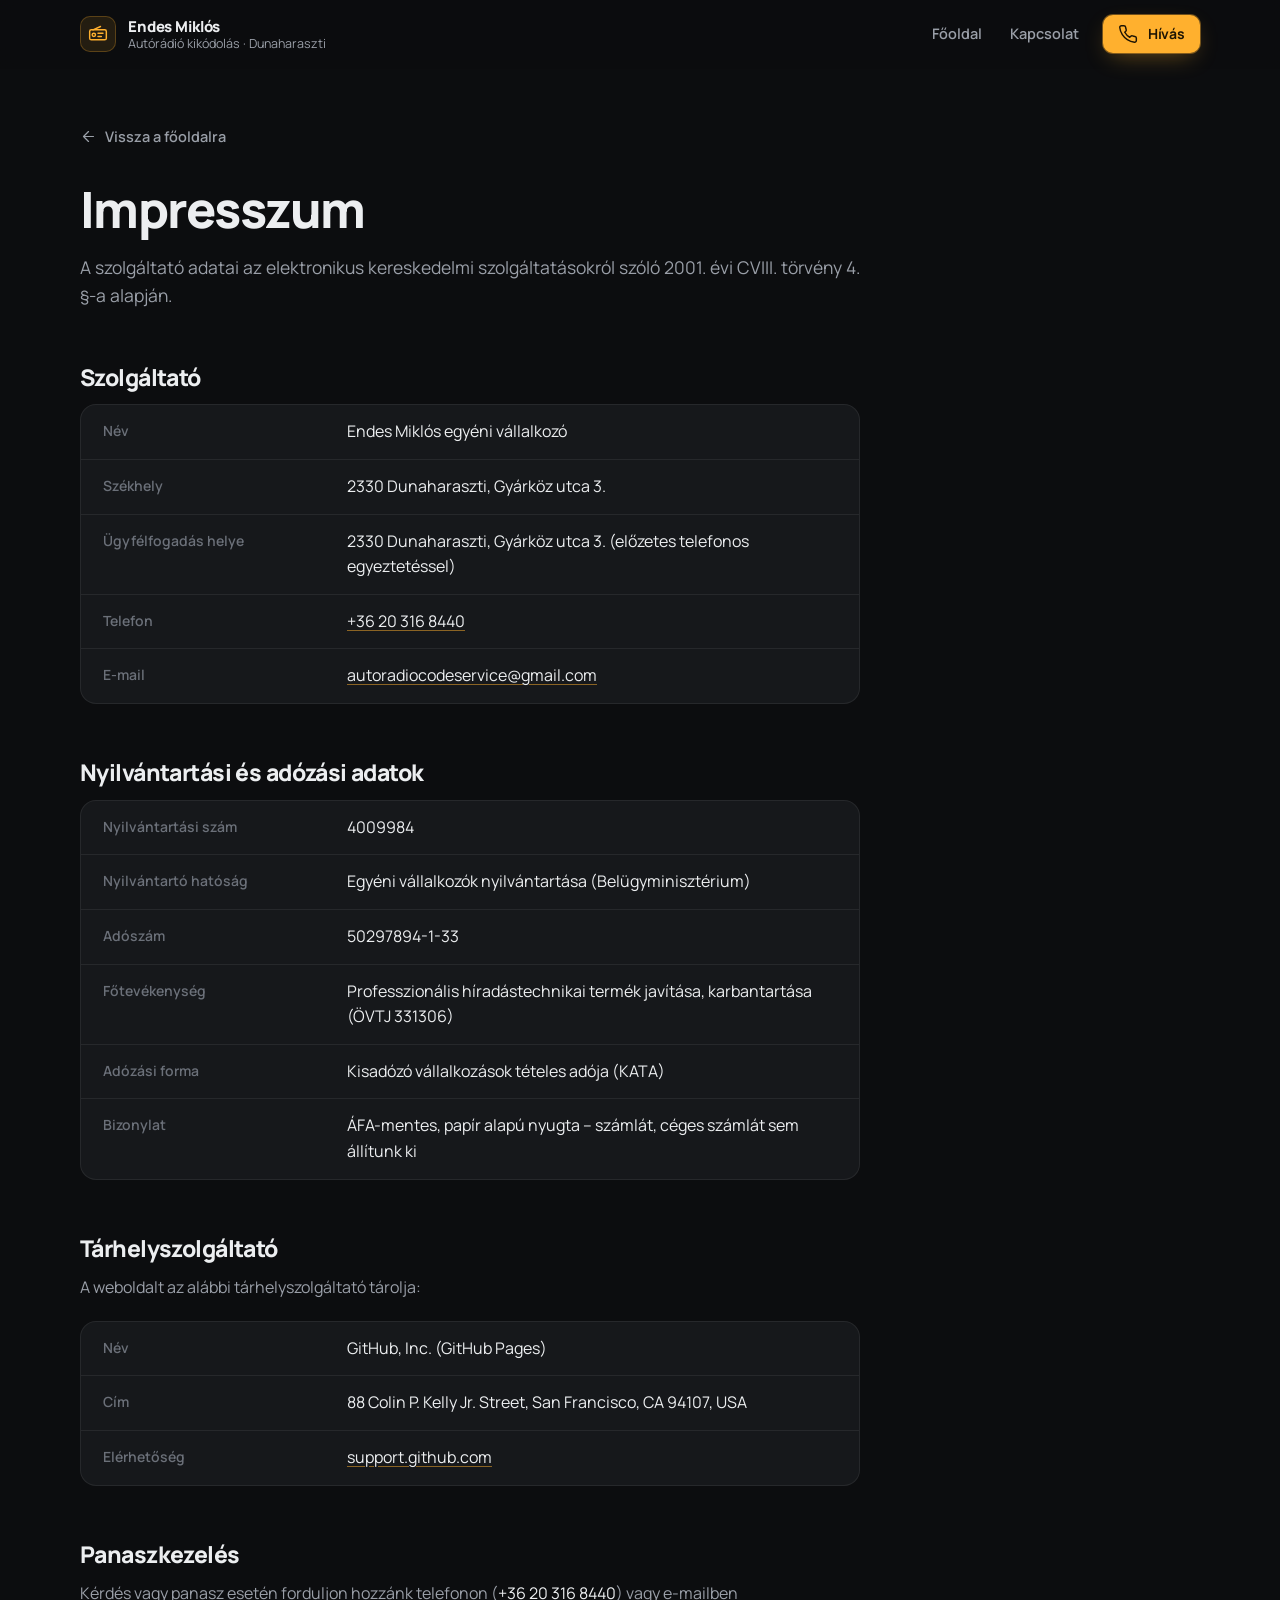
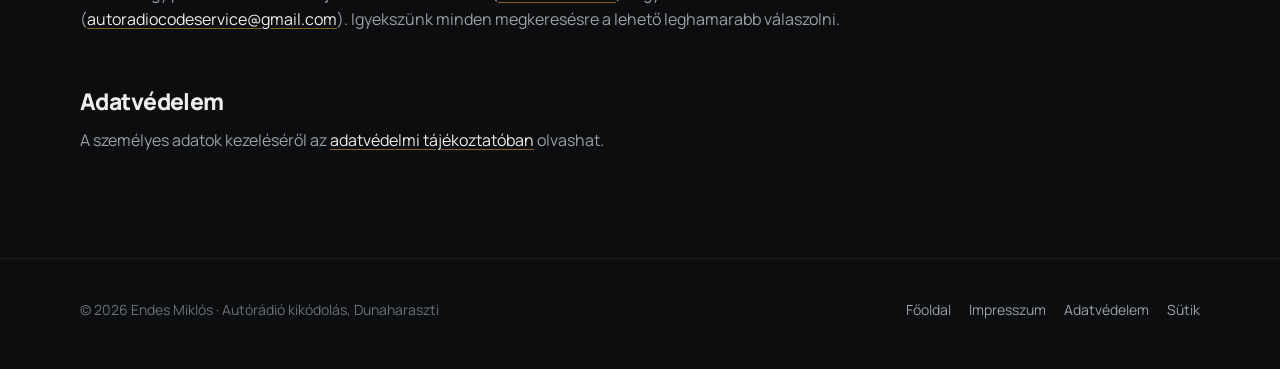
<file: impresszum.html>
<!doctype html>
<html lang="hu">
<head>
  <meta charset="utf-8">
  <meta name="viewport" content="width=device-width, initial-scale=1, viewport-fit=cover">
  <title>Impresszum – Endes Miklós, autórádió kikódolás</title>
  <meta name="description" content="Endes Miklós egyéni vállalkozó (autórádió kikódolás, Dunaharaszti) szolgáltatói adatai.">
  <meta name="theme-color" content="#0c0d0f">
  <link rel="icon" href="data:image/svg+xml,%3Csvg xmlns='http://www.w3.org/2000/svg' viewBox='0 0 32 32'%3E%3Crect width='32' height='32' rx='8' fill='%230c0d0f'/%3E%3Crect x='5' y='10' width='22' height='12' rx='2.5' fill='none' stroke='%23ffb02e' stroke-width='2'/%3E%3Ccircle cx='10' cy='16' r='2' fill='%23ffb02e'/%3E%3Cpath d='M15 14h8M15 18h5' stroke='%23ffb02e' stroke-width='2' stroke-linecap='round'/%3E%3C/svg%3E">
  <link rel="preload" href="fonts/manrope-latin.woff2" as="font" type="font/woff2" crossorigin>
  <link rel="stylesheet" href="css/styles.css">
  <script src="js/main.js"></script>
</head>
<body>
  <svg width="0" height="0" style="position:absolute" aria-hidden="true">
    <defs>
      <symbol id="i-phone" viewBox="0 0 24 24"><path d="M22 16.92v3a2 2 0 0 1-2.18 2 19.79 19.79 0 0 1-8.63-3.07 19.5 19.5 0 0 1-6-6 19.79 19.79 0 0 1-3.07-8.67A2 2 0 0 1 4.11 2h3a2 2 0 0 1 2 1.72c.13.96.36 1.9.7 2.81a2 2 0 0 1-.45 2.11L8.09 9.91a16 16 0 0 0 6 6l1.27-1.27a2 2 0 0 1 2.11-.45c.91.34 1.85.57 2.81.7A2 2 0 0 1 22 16.92z"/></symbol>
      <symbol id="i-radio" viewBox="0 0 24 24"><rect x="2" y="7" width="20" height="12" rx="2"/><circle cx="7" cy="13" r="2"/><path d="M12 11h6M12 15h4M6 7l9-4"/></symbol>
      <symbol id="i-arrow" viewBox="0 0 24 24"><path d="M5 12h14M12 5l7 7-7 7"/></symbol>
    </defs>
  </svg>

  <header class="header">
    <div class="container header-inner">
      <a class="brand" href="index.html" aria-label="Endes Miklós – Autórádió kikódolás, főoldal">
        <span class="brand-mark"><svg class="icon"><use href="#i-radio"/></svg></span>
        <span class="brand-text">
          <span class="brand-name">Endes Miklós</span>
          <span class="brand-sub">Autórádió kikódolás · Dunaharaszti</span>
        </span>
      </a>
      <nav class="nav" aria-label="Fő navigáció">
        <a href="index.html">Főoldal</a>
        <a href="index.html#kapcsolat">Kapcsolat</a>
        <a class="btn btn-primary btn-sm" href="tel:+36203168440">
          <svg class="icon"><use href="#i-phone"/></svg>
          Hívás
        </a>
      </nav>
      <button class="menu-btn" type="button" aria-expanded="false" aria-controls="mobile-menu" aria-label="Menü megnyitása">
        <span></span><span></span>
      </button>
      <nav class="mobile-menu" id="mobile-menu" data-open="false" aria-label="Mobil navigáció">
        <a href="index.html">Főoldal<svg class="icon"><use href="#i-arrow"/></svg></a>
        <a href="index.html#szolgaltatas">Szolgáltatás<svg class="icon"><use href="#i-arrow"/></svg></a>
        <a href="index.html#hogyan">Személyesen / távolról<svg class="icon"><use href="#i-arrow"/></svg></a>
        <a href="index.html#gyik">GYIK<svg class="icon"><use href="#i-arrow"/></svg></a>
        <a href="index.html#kapcsolat">Kapcsolat<svg class="icon"><use href="#i-arrow"/></svg></a>
      </nav>
    </div>
  </header>

  <main class="legal">
    <div class="container">
      <div class="legal-inner">
        <a class="back-link" href="index.html"><svg class="icon"><use href="#i-arrow"/></svg>Vissza a főoldalra</a>

        <h1>Impresszum</h1>
        <p class="lead">A szolgáltató adatai az elektronikus kereskedelmi szolgáltatásokról szóló 2001. évi CVIII. törvény 4. §-a alapján.</p>

        <h2>Szolgáltató</h2>
        <div class="facts">
          <dl>
            <div><dt>Név</dt><dd>Endes Miklós egyéni vállalkozó</dd></div>
            <div><dt>Székhely</dt><dd>2330 Dunaharaszti, Gyárköz utca 3.</dd></div>
            <div><dt>Ügyfélfogadás helye</dt><dd>2330 Dunaharaszti, Gyárköz utca 3. (előzetes telefonos egyeztetéssel)</dd></div>
            <div><dt>Telefon</dt><dd><a href="tel:+36203168440">+36 20 316 8440</a></dd></div>
            <div><dt>E-mail</dt><dd><a href="mailto:autoradiocodeservice@gmail.com">autoradiocodeservice@gmail.com</a></dd></div>
          </dl>
        </div>

        <h2>Nyilvántartási és adózási adatok</h2>
        <div class="facts">
          <dl>
            <div><dt>Nyilvántartási szám</dt><dd>4009984</dd></div>
            <div><dt>Nyilvántartó hatóság</dt><dd>Egyéni vállalkozók nyilvántartása (Belügyminisztérium)</dd></div>
            <div><dt>Adószám</dt><dd>50297894-1-33</dd></div>
            <div><dt>Főtevékenység</dt><dd>Professzionális híradástechnikai termék javítása, karbantartása (ÖVTJ 331306)</dd></div>
            <div><dt>Adózási forma</dt><dd>Kisadózó vállalkozások tételes adója (KATA)</dd></div>
            <div><dt>Bizonylat</dt><dd>ÁFA-mentes, papír alapú nyugta – számlát, céges számlát sem állítunk ki</dd></div>
          </dl>
        </div>

        <h2>Tárhelyszolgáltató</h2>
        <p>A weboldalt az alábbi tárhelyszolgáltató tárolja:</p>
        <div class="facts">
          <dl>
            <div><dt>Név</dt><dd>GitHub, Inc. (GitHub Pages)</dd></div>
            <div><dt>Cím</dt><dd>88 Colin P. Kelly Jr. Street, San Francisco, CA 94107, USA</dd></div>
            <div><dt>Elérhetőség</dt><dd><a href="https://support.github.com" target="_blank" rel="noopener">support.github.com</a></dd></div>
          </dl>
        </div>

        <h2>Panaszkezelés</h2>
        <p>Kérdés vagy panasz esetén forduljon hozzánk telefonon (<a href="tel:+36203168440">+36 20 316 8440</a>) vagy e-mailben (<a href="mailto:autoradiocodeservice@gmail.com">autoradiocodeservice@gmail.com</a>). Igyekszünk minden megkeresésre a lehető leghamarabb válaszolni.</p>

        <h2>Adatvédelem</h2>
        <p>A személyes adatok kezeléséről az <a href="adatvedelem.html">adatvédelmi tájékoztatóban</a> olvashat.</p>
      </div>
    </div>
  </main>

  <footer class="footer">
    <div class="container footer-inner">
      <span>© <span id="year">2026</span> Endes Miklós · Autórádió kikódolás, Dunaharaszti</span>
      <nav class="footer-links" aria-label="Lábléc">
        <a href="index.html">Főoldal</a>
        <a href="impresszum.html" aria-current="page">Impresszum</a>
        <a href="adatvedelem.html">Adatvédelem</a>
        <a href="sutik.html">Sütik</a>
      </nav>
    </div>
  </footer>
  <div class="callbar" id="callbar">
    <a class="btn btn-primary" href="tel:+36203168440"><svg class="icon"><use href="#i-phone"/></svg>Hívás</a>
    <a class="btn btn-ghost" data-chat="viber" href="viber://chat?number=%2B36203168440">Viber</a>
    <a class="btn btn-ghost" data-chat="whatsapp" href="https://wa.me/36203168440" target="_blank" rel="noopener">WhatsApp</a>
  </div>
</body>
</html>
</file>
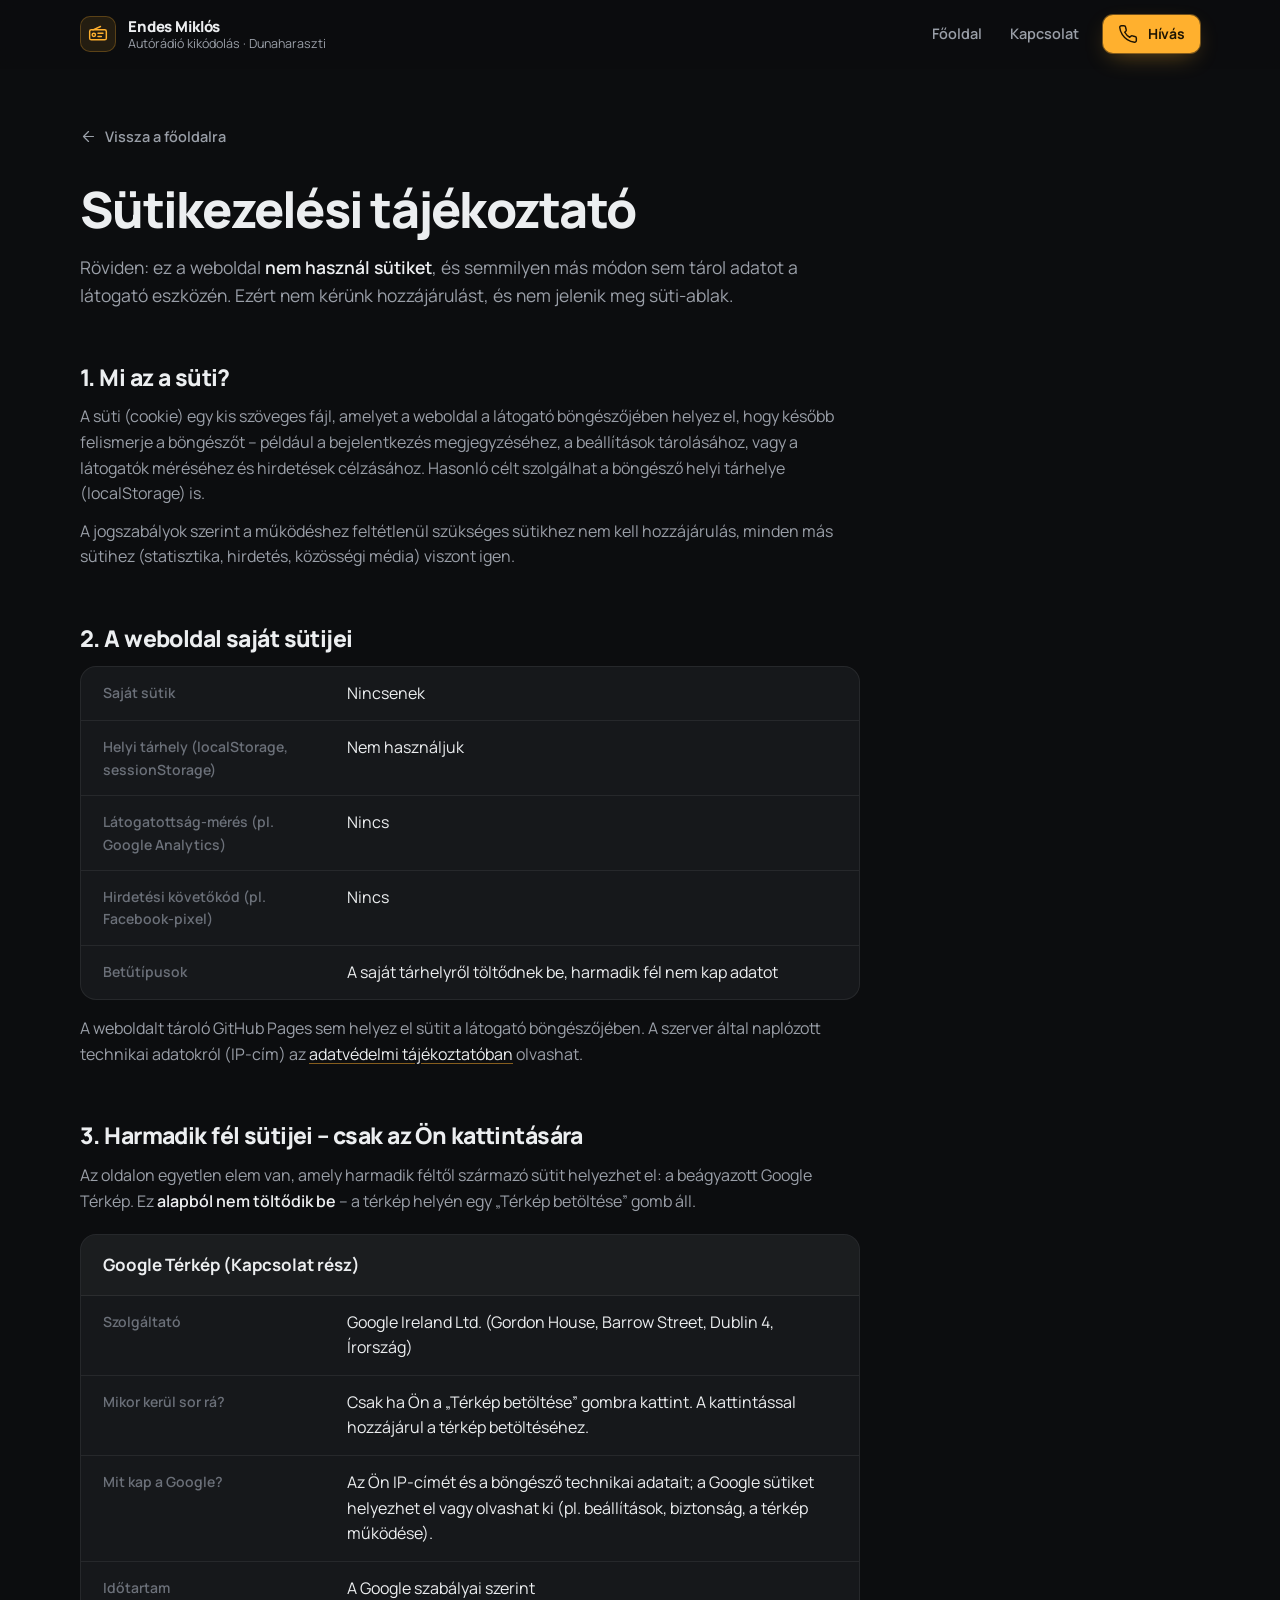
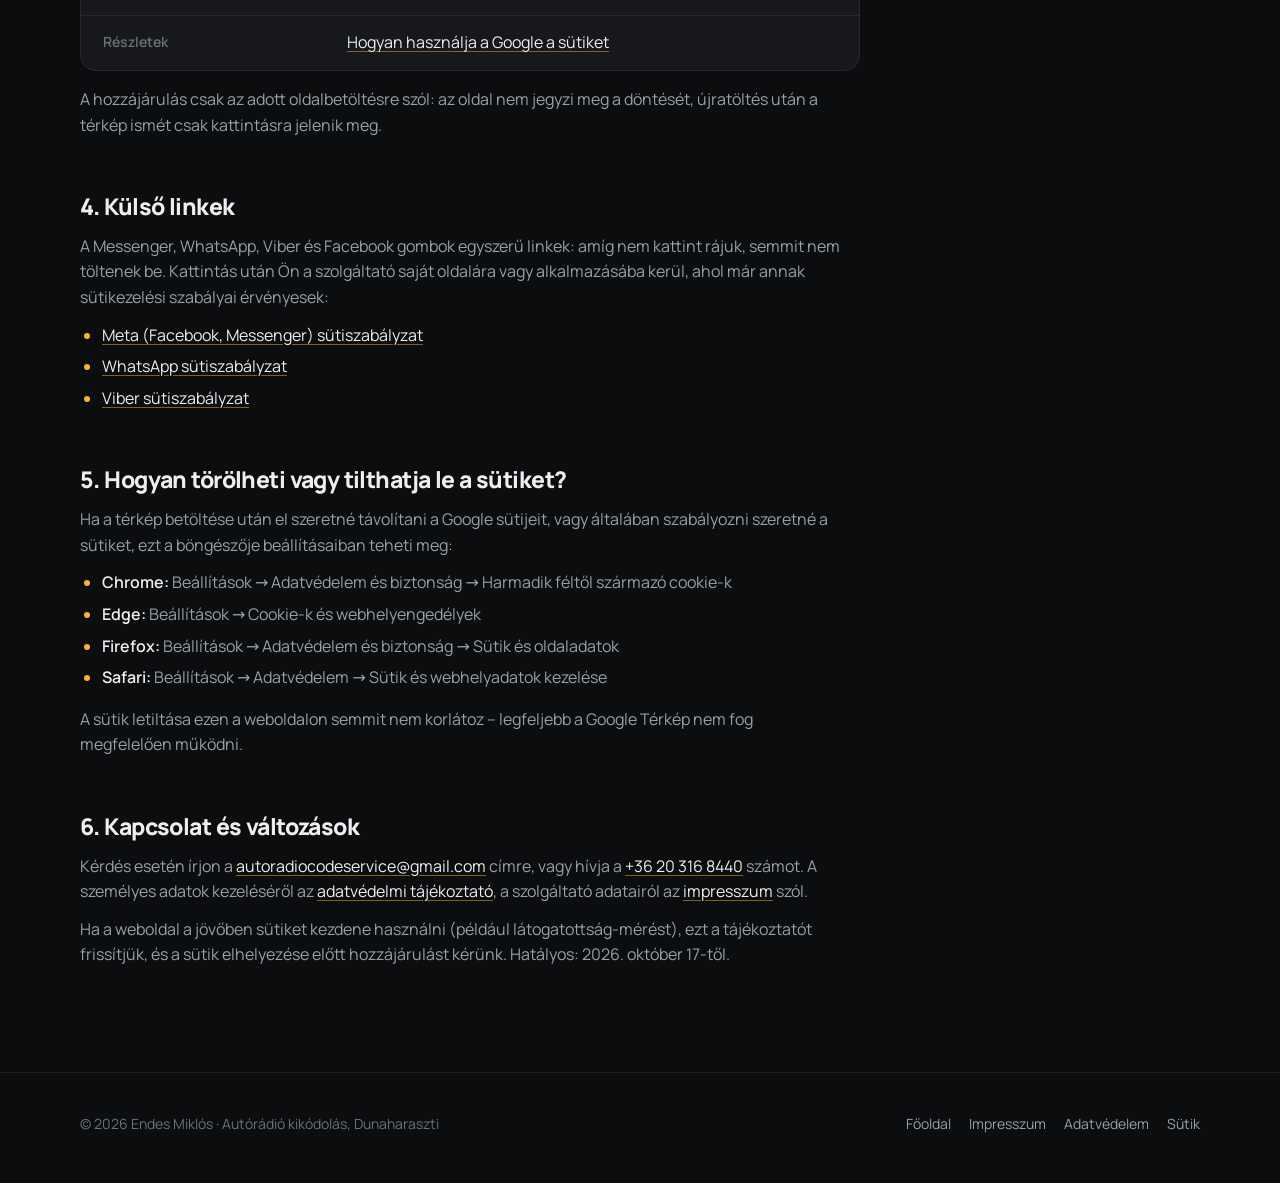
<file: sutik.html>
<!doctype html>
<html lang="hu">
<head>
  <meta charset="utf-8">
  <meta name="viewport" content="width=device-width, initial-scale=1, viewport-fit=cover">
  <title>Sütikezelési tájékoztató – Endes Miklós, autórádió kikódolás</title>
  <meta name="description" content="Milyen sütiket használ az Endes Miklós autórádió kikódolás weboldala? Röviden: semmilyet.">
  <meta name="theme-color" content="#0c0d0f">
  <link rel="icon" href="data:image/svg+xml,%3Csvg xmlns='http://www.w3.org/2000/svg' viewBox='0 0 32 32'%3E%3Crect width='32' height='32' rx='8' fill='%230c0d0f'/%3E%3Crect x='5' y='10' width='22' height='12' rx='2.5' fill='none' stroke='%23ffb02e' stroke-width='2'/%3E%3Ccircle cx='10' cy='16' r='2' fill='%23ffb02e'/%3E%3Cpath d='M15 14h8M15 18h5' stroke='%23ffb02e' stroke-width='2' stroke-linecap='round'/%3E%3C/svg%3E">
  <link rel="preload" href="fonts/manrope-latin.woff2" as="font" type="font/woff2" crossorigin>
  <link rel="stylesheet" href="css/styles.css">
  <script src="js/main.js"></script>
</head>
<body>
  <svg width="0" height="0" style="position:absolute" aria-hidden="true">
    <defs>
      <symbol id="i-phone" viewBox="0 0 24 24"><path d="M22 16.92v3a2 2 0 0 1-2.18 2 19.79 19.79 0 0 1-8.63-3.07 19.5 19.5 0 0 1-6-6 19.79 19.79 0 0 1-3.07-8.67A2 2 0 0 1 4.11 2h3a2 2 0 0 1 2 1.72c.13.96.36 1.9.7 2.81a2 2 0 0 1-.45 2.11L8.09 9.91a16 16 0 0 0 6 6l1.27-1.27a2 2 0 0 1 2.11-.45c.91.34 1.85.57 2.81.7A2 2 0 0 1 22 16.92z"/></symbol>
      <symbol id="i-radio" viewBox="0 0 24 24"><rect x="2" y="7" width="20" height="12" rx="2"/><circle cx="7" cy="13" r="2"/><path d="M12 11h6M12 15h4M6 7l9-4"/></symbol>
      <symbol id="i-arrow" viewBox="0 0 24 24"><path d="M5 12h14M12 5l7 7-7 7"/></symbol>
    </defs>
  </svg>

  <header class="header">
    <div class="container header-inner">
      <a class="brand" href="index.html" aria-label="Endes Miklós – Autórádió kikódolás, főoldal">
        <span class="brand-mark"><svg class="icon"><use href="#i-radio"/></svg></span>
        <span class="brand-text">
          <span class="brand-name">Endes Miklós</span>
          <span class="brand-sub">Autórádió kikódolás · Dunaharaszti</span>
        </span>
      </a>
      <nav class="nav" aria-label="Fő navigáció">
        <a href="index.html">Főoldal</a>
        <a href="index.html#kapcsolat">Kapcsolat</a>
        <a class="btn btn-primary btn-sm" href="tel:+36203168440">
          <svg class="icon"><use href="#i-phone"/></svg>
          Hívás
        </a>
      </nav>
      <button class="menu-btn" type="button" aria-expanded="false" aria-controls="mobile-menu" aria-label="Menü megnyitása">
        <span></span><span></span>
      </button>
      <nav class="mobile-menu" id="mobile-menu" data-open="false" aria-label="Mobil navigáció">
        <a href="index.html">Főoldal<svg class="icon"><use href="#i-arrow"/></svg></a>
        <a href="index.html#szolgaltatas">Szolgáltatás<svg class="icon"><use href="#i-arrow"/></svg></a>
        <a href="index.html#hogyan">Személyesen / távolról<svg class="icon"><use href="#i-arrow"/></svg></a>
        <a href="index.html#gyik">GYIK<svg class="icon"><use href="#i-arrow"/></svg></a>
        <a href="index.html#kapcsolat">Kapcsolat<svg class="icon"><use href="#i-arrow"/></svg></a>
      </nav>
    </div>
  </header>

  <main class="legal">
    <div class="container">
      <div class="legal-inner">
        <a class="back-link" href="index.html"><svg class="icon"><use href="#i-arrow"/></svg>Vissza a főoldalra</a>

        <h1>Sütikezelési tájékoztató</h1>
        <p class="lead">Röviden: ez a weboldal <strong>nem használ sütiket</strong>, és semmilyen más módon sem tárol adatot a látogató eszközén. Ezért nem kérünk hozzájárulást, és nem jelenik meg süti-ablak.</p>

        <h2 id="mi-a-suti">1. Mi az a süti?</h2>
        <p>A süti (cookie) egy kis szöveges fájl, amelyet a weboldal a látogató böngészőjében helyez el, hogy később felismerje a böngészőt – például a bejelentkezés megjegyzéséhez, a beállítások tárolásához, vagy a látogatók méréséhez és hirdetések célzásához. Hasonló célt szolgálhat a böngésző helyi tárhelye (localStorage) is.</p>
        <p>A jogszabályok szerint a működéshez feltétlenül szükséges sütikhez nem kell hozzájárulás, minden más sütihez (statisztika, hirdetés, közösségi média) viszont igen.</p>

        <h2 id="sajat">2. A weboldal saját sütijei</h2>
        <div class="facts">
          <dl>
            <div><dt>Saját sütik</dt><dd>Nincsenek</dd></div>
            <div><dt>Helyi tárhely (localStorage, sessionStorage)</dt><dd>Nem használjuk</dd></div>
            <div><dt>Látogatottság-mérés (pl. Google Analytics)</dt><dd>Nincs</dd></div>
            <div><dt>Hirdetési követőkód (pl. Facebook-pixel)</dt><dd>Nincs</dd></div>
            <div><dt>Betűtípusok</dt><dd>A saját tárhelyről töltődnek be, harmadik fél nem kap adatot</dd></div>
          </dl>
        </div>
        <p>A weboldalt tároló GitHub Pages sem helyez el sütit a látogató böngészőjében. A szerver által naplózott technikai adatokról (IP-cím) az <a href="adatvedelem.html#weboldal">adatvédelmi tájékoztatóban</a> olvashat.</p>

        <h2 id="harmadik-fel">3. Harmadik fél sütijei – csak az Ön kattintására</h2>
        <p>Az oldalon egyetlen elem van, amely harmadik féltől származó sütit helyezhet el: a beágyazott Google Térkép. Ez <strong>alapból nem töltődik be</strong> – a térkép helyén egy „Térkép betöltése” gomb áll.</p>
        <div class="facts">
          <div class="facts-title">Google Térkép (Kapcsolat rész)</div>
          <dl>
            <div><dt>Szolgáltató</dt><dd>Google Ireland Ltd. (Gordon House, Barrow Street, Dublin 4, Írország)</dd></div>
            <div><dt>Mikor kerül sor rá?</dt><dd>Csak ha Ön a „Térkép betöltése” gombra kattint. A kattintással hozzájárul a térkép betöltéséhez.</dd></div>
            <div><dt>Mit kap a Google?</dt><dd>Az Ön IP-címét és a böngésző technikai adatait; a Google sütiket helyezhet el vagy olvashat ki (pl. beállítások, biztonság, a térkép működése).</dd></div>
            <div><dt>Időtartam</dt><dd>A Google szabályai szerint</dd></div>
            <div><dt>Részletek</dt><dd><a href="https://policies.google.com/technologies/cookies?hl=hu" target="_blank" rel="noopener">Hogyan használja a Google a sütiket</a></dd></div>
          </dl>
        </div>
        <p>A hozzájárulás csak az adott oldalbetöltésre szól: az oldal nem jegyzi meg a döntését, újratöltés után a térkép ismét csak kattintásra jelenik meg.</p>

        <h2 id="kulso-linkek">4. Külső linkek</h2>
        <p>A Messenger, WhatsApp, Viber és Facebook gombok egyszerű linkek: amíg nem kattint rájuk, semmit nem töltenek be. Kattintás után Ön a szolgáltató saját oldalára vagy alkalmazásába kerül, ahol már annak sütikezelési szabályai érvényesek:</p>
        <ul>
          <li><a href="https://www.facebook.com/privacy/policies/cookies/" target="_blank" rel="noopener">Meta (Facebook, Messenger) sütiszabályzat</a></li>
          <li><a href="https://www.whatsapp.com/legal/cookies" target="_blank" rel="noopener">WhatsApp sütiszabályzat</a></li>
          <li><a href="https://www.viber.com/terms/viber-cookies-and-tracking-technologies-policy/" target="_blank" rel="noopener">Viber sütiszabályzat</a></li>
        </ul>

        <h2 id="torles">5. Hogyan törölheti vagy tilthatja le a sütiket?</h2>
        <p>Ha a térkép betöltése után el szeretné távolítani a Google sütijeit, vagy általában szabályozni szeretné a sütiket, ezt a böngészője beállításaiban teheti meg:</p>
        <ul>
          <li><strong>Chrome:</strong> Beállítások → Adatvédelem és biztonság → Harmadik féltől származó cookie-k</li>
          <li><strong>Edge:</strong> Beállítások → Cookie-k és webhelyengedélyek</li>
          <li><strong>Firefox:</strong> Beállítások → Adatvédelem és biztonság → Sütik és oldaladatok</li>
          <li><strong>Safari:</strong> Beállítások → Adatvédelem → Sütik és webhelyadatok kezelése</li>
        </ul>
        <p>A sütik letiltása ezen a weboldalon semmit nem korlátoz – legfeljebb a Google Térkép nem fog megfelelően működni.</p>

        <h2 id="kapcsolat">6. Kapcsolat és változások</h2>
        <p>Kérdés esetén írjon a <a href="mailto:autoradiocodeservice@gmail.com">autoradiocodeservice@gmail.com</a> címre, vagy hívja a <a href="tel:+36203168440">+36 20 316 8440</a> számot. A személyes adatok kezeléséről az <a href="adatvedelem.html">adatvédelmi tájékoztató</a>, a szolgáltató adatairól az <a href="impresszum.html">impresszum</a> szól.</p>
        <p>Ha a weboldal a jövőben sütiket kezdene használni (például látogatottság-mérést), ezt a tájékoztatót frissítjük, és a sütik elhelyezése előtt hozzájárulást kérünk. Hatályos: 2026. október 17-től.</p>
      </div>
    </div>
  </main>

  <footer class="footer">
    <div class="container footer-inner">
      <span>© <span id="year">2026</span> Endes Miklós · Autórádió kikódolás, Dunaharaszti</span>
      <nav class="footer-links" aria-label="Lábléc">
        <a href="index.html">Főoldal</a>
        <a href="impresszum.html">Impresszum</a>
        <a href="adatvedelem.html">Adatvédelem</a>
        <a href="sutik.html" aria-current="page">Sütik</a>
      </nav>
    </div>
  </footer>
  <div class="callbar" id="callbar">
    <a class="btn btn-primary" href="tel:+36203168440"><svg class="icon"><use href="#i-phone"/></svg>Hívás</a>
    <a class="btn btn-ghost" data-chat="viber" href="viber://chat?number=%2B36203168440">Viber</a>
    <a class="btn btn-ghost" data-chat="whatsapp" href="https://wa.me/36203168440" target="_blank" rel="noopener">WhatsApp</a>
  </div>
</body>
</html>
</file>
<file: css/styles.css>
@font-face {
  font-family: "Manrope";
  font-style: normal;
  font-weight: 200 800;
  font-display: swap;
  src: url("../fonts/manrope-latin-ext.woff2") format("woff2");
  unicode-range: U+0100-02BA, U+02BD-02C5, U+02C7-02CC, U+02CE-02D7, U+02DD-02FF, U+0304, U+0308, U+0329, U+1D00-1DBF, U+1E00-1E9F, U+1EF2-1EFF, U+2020, U+20A0-20AB, U+20AD-20C4, U+2113, U+2C60-2C7F, U+A720-A7FF;
}
@font-face {
  font-family: "Manrope";
  font-style: normal;
  font-weight: 200 800;
  font-display: swap;
  src: url("../fonts/manrope-latin.woff2") format("woff2");
  unicode-range: U+0000-00FF, U+0131, U+0152-0153, U+02BB-02BC, U+02C6, U+02DA, U+02DC, U+0304, U+0308, U+0329, U+2000-206F, U+20AC, U+2122, U+2191, U+2193, U+2212, U+2215, U+FEFF, U+FFFD;
}
@font-face {
  font-family: "JetBrains Mono";
  font-style: normal;
  font-weight: 100 800;
  font-display: swap;
  src: url("../fonts/jetbrains-mono-latin-ext.woff2") format("woff2");
  unicode-range: U+0100-02BA, U+02BD-02C5, U+02C7-02CC, U+02CE-02D7, U+02DD-02FF, U+0304, U+0308, U+0329, U+1D00-1DBF, U+1E00-1E9F, U+1EF2-1EFF, U+2020, U+20A0-20AB, U+20AD-20C4, U+2113, U+2C60-2C7F, U+A720-A7FF;
}
@font-face {
  font-family: "JetBrains Mono";
  font-style: normal;
  font-weight: 100 800;
  font-display: swap;
  src: url("../fonts/jetbrains-mono-latin.woff2") format("woff2");
  unicode-range: U+0000-00FF, U+0131, U+0152-0153, U+02BB-02BC, U+02C6, U+02DA, U+02DC, U+0304, U+0308, U+0329, U+2000-206F, U+20AC, U+2122, U+2191, U+2193, U+2212, U+2215, U+FEFF, U+FFFD;
}

/* Fonts are self-hosted (no requests to Google). Manrope and JetBrains Mono: SIL Open Font License 1.1. */

:root {
  color-scheme: dark;

  --bg: #0c0d0f;
  --bg-raised: #121316;
  --surface: #16181b;
  --surface-2: #1c1e22;
  --line: rgba(255, 255, 255, 0.07);
  --line-strong: rgba(255, 255, 255, 0.12);
  --text: #eceef0;
  --muted: #9a9fa8;
  --faint: #6b7079;
  --amber: #ffb02e;
  --amber-hover: #ffc05a;
  --amber-ink: #1d1404;
  --amber-soft: rgba(255, 176, 46, 0.1);
  --amber-glow: rgba(255, 176, 46, 0.55);

  --ease-out: cubic-bezier(0.23, 1, 0.32, 1);
  --ease-in-out: cubic-bezier(0.77, 0, 0.175, 1);

  --radius: 16px;
  --radius-sm: 10px;
  --max: 1120px;
  --gutter: 24px;

  --font: "Manrope", system-ui, -apple-system, "Segoe UI", sans-serif;
  --mono: "JetBrains Mono", ui-monospace, "SFMono-Regular", Consolas, monospace;
}

*, *::before, *::after { box-sizing: border-box; }

html {
  scroll-behavior: smooth;
  scroll-padding-top: 80px;
  -webkit-text-size-adjust: 100%;
}

body {
  margin: 0;
  background: var(--bg);
  color: var(--text);
  font-family: var(--font);
  font-size: 16px;
  line-height: 1.6;
  -webkit-font-smoothing: antialiased;
  -moz-osx-font-smoothing: grayscale;
  overflow-x: hidden;
}

a { color: inherit; text-decoration: none; }
img, svg { display: block; }
h1, h2, h3 { margin: 0; line-height: 1.12; letter-spacing: -0.025em; text-wrap: balance; }
p { margin: 0; text-wrap: pretty; }

:focus-visible {
  outline: 2px solid var(--amber);
  outline-offset: 3px;
  border-radius: 6px;
}

::selection { background: var(--amber); color: var(--amber-ink); }

.container {
  width: 100%;
  max-width: calc(var(--max) + var(--gutter) * 2);
  margin: 0 auto;
  padding: 0 var(--gutter);
}

.icon {
  width: 20px;
  height: 20px;
  fill: none;
  stroke: currentColor;
  stroke-width: 1.75;
  stroke-linecap: round;
  stroke-linejoin: round;
  flex-shrink: 0;
}

/* ---------- Buttons ---------- */

.btn {
  --btn-h: 48px;
  display: inline-flex;
  align-items: center;
  justify-content: center;
  gap: 10px;
  height: var(--btn-h);
  padding: 0 20px;
  border-radius: 12px;
  border: 1px solid transparent;
  font: inherit;
  font-weight: 700;
  font-size: 15px;
  letter-spacing: -0.01em;
  white-space: nowrap;
  cursor: pointer;
  user-select: none;
  -webkit-tap-highlight-color: transparent;
  transition:
    transform 160ms var(--ease-out),
    background-color 200ms ease,
    border-color 200ms ease,
    color 200ms ease;
}

.btn:active { transform: scale(0.97); }

.btn-primary {
  background: var(--amber);
  color: var(--amber-ink);
  box-shadow: 0 0 0 1px rgba(255, 176, 46, 0.4), 0 8px 24px -8px rgba(255, 176, 46, 0.45);
}

.btn-ghost {
  background: rgba(255, 255, 255, 0.04);
  border-color: var(--line-strong);
  color: var(--text);
}

.btn-sm { --btn-h: 38px; padding: 0 14px; font-size: 14px; border-radius: 10px; }

@media (hover: hover) and (pointer: fine) {
  .btn-primary:hover { background: var(--amber-hover); }
  .btn-ghost:hover { background: rgba(255, 255, 255, 0.08); border-color: rgba(255, 255, 255, 0.18); }
}

/* Channel-colored buttons: same hues as the channel dots */
.btn[data-chat], .btn-ghost[href^="tel:"] {
  background: rgba(var(--ch), 0.14);
  border-color: rgba(var(--ch), 0.42);
  color: var(--ch-text);
}
.btn[data-chat="viber"]     { --ch: 127, 102, 255; --ch-text: #b3a6ff; }
.btn[data-chat="whatsapp"]  { --ch: 37, 211, 102;  --ch-text: #5ee39a; }
.btn[data-chat="messenger"] { --ch: 59, 140, 255;  --ch-text: #86b8ff; }
.btn-ghost[href^="tel:"]    { --ch: 255, 176, 46;  --ch-text: #ffc566; }

@media (hover: hover) and (pointer: fine) {
  .btn[data-chat]:hover, .btn-ghost[href^="tel:"]:hover {
    background: rgba(var(--ch), 0.24);
    border-color: rgba(var(--ch), 0.6);
  }
}

/* ---------- Header ---------- */

.header {
  position: sticky;
  top: 0;
  z-index: 50;
  background: rgba(12, 13, 15, 0.72);
  backdrop-filter: saturate(1.4) blur(14px);
  -webkit-backdrop-filter: saturate(1.4) blur(14px);
  border-bottom: 1px solid transparent;
  transition: border-color 200ms ease;
}

.header[data-scrolled="true"] { border-bottom-color: var(--line); }

.header-inner {
  display: flex;
  align-items: center;
  justify-content: space-between;
  gap: 24px;
  height: 68px;
}

.brand {
  display: flex;
  align-items: center;
  gap: 12px;
  min-width: 0;
}

.brand-mark {
  display: grid;
  place-items: center;
  width: 36px;
  height: 36px;
  border-radius: 10px;
  background: var(--amber-soft);
  color: var(--amber);
  box-shadow: inset 0 0 0 1px rgba(255, 176, 46, 0.25);
  flex-shrink: 0;
}

.brand-text { display: flex; flex-direction: column; line-height: 1.2; min-width: 0; }
.brand-name { font-weight: 800; font-size: 15px; letter-spacing: -0.01em; }
.brand-sub { font-size: 12.5px; color: var(--muted); white-space: nowrap; overflow: hidden; text-overflow: ellipsis; }

.nav {
  display: flex;
  align-items: center;
  gap: 4px;
}

.nav a:not(.btn) {
  padding: 8px 12px;
  border-radius: 8px;
  font-size: 14.5px;
  font-weight: 600;
  color: var(--muted);
  transition: color 200ms ease, background-color 200ms ease;
}

@media (hover: hover) and (pointer: fine) {
  .nav a:not(.btn):hover { color: var(--text); background: rgba(255, 255, 255, 0.05); }
}

.nav .btn { margin-left: 8px; }

/* Mobile menu — replaces the header nav + call button under 760px
   (calling lives in the bottom call bar there). */

.menu-btn {
  display: none;
  place-items: center;
  width: 44px;
  height: 44px;
  margin-right: -6px;
  border: 0;
  border-radius: 12px;
  background: transparent;
  color: var(--text);
  cursor: pointer;
  -webkit-tap-highlight-color: transparent;
  transition: transform 160ms var(--ease-out), background-color 200ms ease;
}

.menu-btn:active { transform: scale(0.94); }

.menu-btn span {
  grid-area: 1 / 1;
  width: 20px;
  height: 2px;
  border-radius: 1px;
  background: currentColor;
  transition: transform 220ms var(--ease-out);
}

.menu-btn span:first-child { transform: translateY(-4px); }
.menu-btn span:last-child { transform: translateY(4px); }
.menu-btn[aria-expanded="true"] { background: rgba(255, 255, 255, 0.06); }
.menu-btn[aria-expanded="true"] span:first-child { transform: rotate(45deg); }
.menu-btn[aria-expanded="true"] span:last-child { transform: rotate(-45deg); }

.mobile-menu {
  position: absolute;
  top: calc(100% + 8px);
  left: 12px;
  right: 12px;
  display: none;
  padding: 6px;
  border-radius: 18px;
  background: var(--surface);
  border: 1px solid var(--line-strong);
  box-shadow: 0 24px 48px -16px rgba(0, 0, 0, 0.85);
  transform-origin: top right;
  opacity: 0;
  transform: translateY(-6px) scale(0.97);
  visibility: hidden;
  pointer-events: none;
  /* exit: quick */
  transition: opacity 140ms ease-out, transform 140ms var(--ease-out), visibility 0s linear 140ms;
}

.mobile-menu[data-open="true"] {
  opacity: 1;
  transform: none;
  visibility: visible;
  pointer-events: auto;
  /* enter */
  transition: opacity 200ms ease-out, transform 200ms var(--ease-out), visibility 0s;
}

.mobile-menu a {
  display: flex;
  align-items: center;
  justify-content: space-between;
  gap: 12px;
  padding: 15px 14px;
  border-radius: 12px;
  font-size: 17px;
  font-weight: 700;
  letter-spacing: -0.01em;
  -webkit-tap-highlight-color: transparent;
  transition: background-color 150ms ease;
}

.mobile-menu a + a { box-shadow: 0 -1px 0 var(--line); }
.mobile-menu a:active { background: rgba(255, 255, 255, 0.06); }
.mobile-menu .icon { width: 18px; height: 18px; color: var(--faint); }

/* ---------- Hero ---------- */

.hero {
  position: relative;
  padding: 72px 0 96px;
  overflow: hidden;
}

.hero::before {
  content: "";
  position: absolute;
  inset: -20% -10% auto auto;
  width: 720px;
  height: 720px;
  background: radial-gradient(closest-side, rgba(255, 176, 46, 0.12), transparent 70%);
  pointer-events: none;
}

.hero-grid {
  position: relative;
  display: grid;
  grid-template-columns: 1.05fr 1fr;
  align-items: center;
  gap: 56px;
}

.eyebrow {
  display: inline-flex;
  align-items: center;
  gap: 8px;
  padding: 6px 12px 6px 10px;
  border-radius: 999px;
  background: rgba(255, 255, 255, 0.04);
  border: 1px solid var(--line);
  font-size: 13px;
  font-weight: 600;
  color: var(--muted);
}

.eyebrow .dot {
  width: 7px;
  height: 7px;
  border-radius: 50%;
  background: var(--amber);
  box-shadow: 0 0 10px var(--amber-glow);
}

.hero h1 {
  margin-top: 22px;
  font-size: clamp(40px, 6vw, 68px);
  font-weight: 800;
  letter-spacing: -0.04em;
}

.hero h1 .accent { color: var(--amber); }

.hero-lead {
  margin-top: 22px;
  max-width: 34em;
  font-size: clamp(17px, 1.6vw, 19px);
  color: var(--muted);
}

.hero-lead strong { color: var(--text); font-weight: 600; }

.hero-actions {
  display: flex;
  flex-wrap: wrap;
  gap: 12px;
  margin-top: 32px;
}

.hero-actions .btn { --btn-h: 54px; padding: 0 24px; font-size: 16px; }

.hero-facts {
  display: flex;
  flex-wrap: wrap;
  gap: 10px 22px;
  margin: 32px 0 0;
  padding: 0;
  list-style: none;
  font-size: 14.5px;
  color: var(--muted);
}

.hero-facts li { display: flex; align-items: center; gap: 8px; }
.hero-facts .icon { width: 17px; height: 17px; color: var(--amber); }

/* Entrance stagger — plays once on load */
.stagger > * {
  animation: rise 700ms var(--ease-out) both;
}
.stagger > *:nth-child(1) { animation-delay: 40ms; }
.stagger > *:nth-child(2) { animation-delay: 100ms; }
.stagger > *:nth-child(3) { animation-delay: 160ms; }
.stagger > *:nth-child(4) { animation-delay: 220ms; }
.stagger > *:nth-child(5) { animation-delay: 280ms; }

@keyframes rise {
  from { opacity: 0; transform: translateY(12px); }
  to   { opacity: 1; transform: translateY(0); }
}

/* ---------- Radio faceplate ---------- */
/* States on .stage[data-state]: locked → decoding → playing.
   Only transform/opacity animate; everything pauses off-screen (data-paused). */

.stage {
  position: relative;
  display: grid;
  place-items: center;
  animation: rise 900ms var(--ease-out) 200ms both;
}

.stage[data-paused="true"] *,
.stage[data-paused="true"] *::before,
.stage[data-paused="true"] *::after { animation-play-state: paused !important; }

.stage-glow {
  position: absolute;
  left: 50%;
  top: 42%;
  width: 150%;
  aspect-ratio: 1.6;
  translate: -50% -50%;
  background: radial-gradient(closest-side, rgba(255, 176, 46, 0.22), rgba(255, 176, 46, 0.06) 55%, transparent 75%);
  opacity: 0.45;
  pointer-events: none;
  transition: opacity 900ms ease, transform 900ms var(--ease-out);
}

.stage[data-state="playing"] .stage-glow { opacity: 1; transform: scale(1.08); }

.tilt::after {
  content: "";
  position: absolute;
  left: 10%;
  right: 10%;
  bottom: -34px;
  height: 40px;
  background: radial-gradient(closest-side, rgba(0, 0, 0, 0.7), transparent);
  filter: blur(6px);
  pointer-events: none;
}

.tilt {
  position: relative;
  width: min(100%, 500px);
  transform-style: preserve-3d;
  will-change: transform;
}

/* Sound-wave rings — only while playing */
.waves { position: absolute; inset: 0; pointer-events: none; }

.waves i {
  position: absolute;
  inset: 0;
  border-radius: 24px;
  border: 2px solid rgba(255, 176, 46, 0.75);
  box-shadow: 0 0 18px rgba(255, 176, 46, 0.25), inset 0 0 18px rgba(255, 176, 46, 0.15);
  opacity: 0;
}

.stage[data-state="playing"] .waves i { animation: wave 2.4s cubic-bezier(0.2, 0.6, 0.35, 1) infinite; }
.stage[data-state="playing"] .waves i:nth-child(2) { animation-delay: 0.8s; }
.stage[data-state="playing"] .waves i:nth-child(3) { animation-delay: 1.6s; }

@keyframes wave {
  0%   { opacity: 0.9; transform: scale(1, 1); }
  100% { opacity: 0; transform: scale(1.2, 1.85); }
}

.radio {
  position: relative;
  width: 100%;
  display: grid;
  grid-template-columns: auto 1fr auto;
  align-items: center;
  gap: 18px;
  padding: 22px 20px;
  border-radius: 18px;
  background:
    linear-gradient(180deg, rgba(255, 255, 255, 0.07), rgba(255, 255, 255, 0) 40%),
    linear-gradient(180deg, #24262b, #17181b);
  box-shadow:
    inset 0 1px 0 rgba(255, 255, 255, 0.1),
    inset 0 -1px 0 rgba(0, 0, 0, 0.6),
    0 0 0 1px rgba(0, 0, 0, 0.6),
    0 0 0 7px #0a0a0c,
    0 0 0 8px rgba(255, 255, 255, 0.06),
    0 40px 80px -20px rgba(0, 0, 0, 0.8);
}

/* Light sweep that follows the tilt */
.sheen {
  position: absolute;
  inset: 0;
  border-radius: inherit;
  overflow: hidden;
  pointer-events: none;
}

.sheen i {
  position: absolute;
  inset: 0 -60%;
  background: linear-gradient(105deg, transparent 40%, rgba(255, 255, 255, 0.07) 50%, transparent 60%);
  will-change: transform;
}

.knob {
  position: relative;
  width: 58px;
  height: 58px;
  border-radius: 50%;
  background:
    repeating-conic-gradient(from 0deg, rgba(255, 255, 255, 0.07) 0deg 4deg, rgba(0, 0, 0, 0.12) 4deg 8deg),
    radial-gradient(circle at 35% 30%, #3a3d43, #1b1c20 70%);
  box-shadow:
    inset 0 1px 1px rgba(255, 255, 255, 0.15),
    0 0 0 3px #101114,
    0 0 0 4px rgba(255, 255, 255, 0.05),
    0 6px 14px rgba(0, 0, 0, 0.6);
}

.knob-cap {
  position: absolute;
  inset: 0;
  border-radius: 50%;
  transition: transform 700ms var(--ease-out);
}

.knob-cap::after {
  content: "";
  position: absolute;
  top: 8px;
  left: 50%;
  width: 3px;
  height: 10px;
  margin-left: -1.5px;
  border-radius: 2px;
  background: var(--amber);
  box-shadow: 0 0 6px var(--amber-glow);
}

.radio-center { display: grid; gap: 12px; min-width: 0; }

.lcd {
  position: relative;
  display: flex;
  flex-direction: column;
  justify-content: center;
  gap: 8px;
  height: 78px;
  padding: 0 16px;
  border-radius: 8px;
  background:
    repeating-linear-gradient(90deg, rgba(255, 255, 255, 0.015) 0 1px, transparent 1px 3px),
    linear-gradient(180deg, #120d05, #0b0803);
  box-shadow:
    inset 0 2px 8px rgba(0, 0, 0, 0.9),
    inset 0 0 0 1px rgba(255, 176, 46, 0.12),
    0 1px 0 rgba(255, 255, 255, 0.06);
  overflow: hidden;
}

.lcd::after {
  content: "";
  position: absolute;
  inset: 0;
  background: linear-gradient(160deg, rgba(255, 255, 255, 0.07), transparent 45%);
  pointer-events: none;
}

/* Unlock flash */
.lcd-flash {
  position: absolute;
  inset: 0;
  background: radial-gradient(ellipse at center, rgba(255, 236, 200, 0.85), rgba(255, 176, 46, 0.35) 45%, transparent 75%);
  opacity: 0;
  pointer-events: none;
}

.lcd-flash[data-on="true"] { animation: flash 900ms ease-out; }

@keyframes flash {
  0%   { opacity: 0; }
  12%  { opacity: 1; }
  100% { opacity: 0; }
}

.lcd-row {
  display: flex;
  align-items: center;
  justify-content: space-between;
  gap: 12px;
}

.lcd-side {
  display: grid;
  gap: 3px;
  font-family: var(--mono);
  font-size: 9px;
  font-weight: 700;
  letter-spacing: 0.08em;
  color: rgba(255, 176, 46, 0.22);
  transition: color 200ms ease;
}

.lcd-side.right { text-align: right; }

.lcd-side span[data-on="true"] {
  color: var(--amber);
  text-shadow: 0 0 6px var(--amber-glow);
}

.lcd-text {
  flex: 1;
  text-align: center;
  font-family: var(--mono);
  font-weight: 700;
  font-size: clamp(22px, 4.2vw, 30px);
  line-height: 1;
  letter-spacing: 0.22em;
  white-space: pre;
  color: var(--amber);
  text-shadow: 0 0 10px var(--amber-glow), 0 0 2px rgba(255, 220, 160, 0.9);
  transition: opacity 180ms ease, filter 180ms ease;
}

.lcd-text[data-swapping="true"] { opacity: 0; filter: blur(3px); }

.stage[data-state="locked"] .lcd-text { animation: blink 1.1s steps(1, end) infinite; }

@keyframes blink { 50% { opacity: 0.18; } }

/* Per-digit spans while decoding */
.lcd-text .d {
  display: inline-block;
  opacity: 0.55;
  text-shadow: 0 0 6px rgba(255, 176, 46, 0.35);
}

.lcd-text .d[data-locked="true"] {
  opacity: 1;
  text-shadow: 0 0 10px var(--amber-glow), 0 0 2px rgba(255, 220, 160, 0.9);
  animation: lock 480ms var(--ease-out);
}

@keyframes lock {
  0%   { transform: scale(1.5); text-shadow: 0 0 22px #ffd88a, 0 0 4px #fff; }
  100% { transform: scale(1); }
}

/* Bottom row: progress while decoding, equalizer while playing */
.lcd-meter { position: relative; height: 12px; }

.lcd-progress {
  position: absolute;
  left: 0;
  right: 0;
  top: 50%;
  height: 3px;
  margin-top: -1.5px;
  border-radius: 2px;
  background: rgba(255, 176, 46, 0.14);
  overflow: hidden;
  opacity: 0;
  transition: opacity 250ms ease;
}

.lcd-progress i {
  position: absolute;
  inset: 0;
  background: var(--amber);
  box-shadow: 0 0 8px var(--amber-glow);
  transform: scaleX(0);
  transform-origin: left;
  transition: transform 420ms var(--ease-out);
}

.stage[data-state="decoding"] .lcd-progress { opacity: 1; }

.eq {
  position: absolute;
  inset: 0;
  display: flex;
  align-items: flex-end;
  justify-content: center;
  gap: 3px;
  opacity: 0;
  transition: opacity 300ms ease;
}

.eq i {
  width: 4px;
  height: 100%;
  border-radius: 1px;
  background: var(--amber);
  box-shadow: 0 0 6px var(--amber-glow);
  transform: scaleY(0.12);
  transform-origin: bottom;
}

.stage[data-state="playing"] .eq { opacity: 1; }
.stage[data-state="playing"] .eq i { animation: eq var(--d, 600ms) ease-in-out infinite alternate; }

@keyframes eq {
  from { transform: scaleY(0.12); }
  to   { transform: scaleY(var(--h, 1)); }
}

.presets {
  display: grid;
  grid-template-columns: repeat(6, 1fr);
  gap: 6px;
}

.preset {
  display: grid;
  place-items: center;
  height: 28px;
  border-radius: 6px;
  background: linear-gradient(180deg, #2b2d33, #1e2024);
  box-shadow:
    inset 0 1px 0 rgba(255, 255, 255, 0.08),
    0 2px 0 #0d0e10,
    0 3px 6px rgba(0, 0, 0, 0.5);
  font-family: var(--mono);
  font-size: 12px;
  font-weight: 700;
  color: #8a8f98;
  transition: transform 90ms var(--ease-out), box-shadow 90ms var(--ease-out), color 120ms ease;
}

.preset[data-pressed="true"] {
  transform: translateY(2px);
  color: var(--amber);
  box-shadow:
    inset 0 1px 0 rgba(255, 255, 255, 0.04),
    0 0 0 #0d0e10,
    0 1px 2px rgba(0, 0, 0, 0.5);
  text-shadow: 0 0 6px var(--amber-glow);
}

.stage-caption {
  position: relative;
  margin-top: 44px;
  display: flex;
  align-items: center;
  gap: 10px;
  font-size: 13.5px;
  color: var(--faint);
}

.stage-caption .led {
  width: 6px;
  height: 6px;
  border-radius: 50%;
  background: #3a3d43;
  transition: background-color 200ms ease, box-shadow 200ms ease;
}

.stage[data-state="locked"] .stage-caption .led { background: #e5484d; box-shadow: 0 0 8px rgba(229, 72, 77, 0.6); }
.stage[data-state="decoding"] .stage-caption .led { background: var(--amber); box-shadow: 0 0 8px var(--amber-glow); }
.stage[data-state="playing"] .stage-caption .led { background: #39d98a; box-shadow: 0 0 8px rgba(57, 217, 138, 0.7); }

/* Reduced motion: keep the light/text effects (scramble, flash, equalizer, glow),
   drop the big movements (tilt, expanding rings, digit pop). */
@media (prefers-reduced-motion: reduce) {
  .stage[data-state="playing"] .waves i { animation: none; }
  .stage[data-state="playing"] .stage-glow { animation: glow-pulse 2.4s ease-in-out infinite; }
  .lcd-text .d[data-locked="true"] { animation: lock-glow 480ms ease-out; }
}

@keyframes glow-pulse { 50% { opacity: 0.55; } }
@keyframes lock-glow { from { text-shadow: 0 0 22px #ffd88a, 0 0 4px #fff; } }

/* ---------- Cables (decorative) ---------- */

.cables {
  position: absolute;
  left: -50%;
  top: 0;
  width: 200%;
  aspect-ratio: 2 / 1;
  margin-top: -10%; /* % of width: puts viewBox y=0 at the radio top */
  overflow: visible;
  pointer-events: none;
}

.wire, .wire-hl, .pulse { fill: none; stroke-linecap: round; stroke-linejoin: round; }
.wire.sheath { stroke: #08090a; stroke-width: 8; }
.wire { stroke-width: 5.5; }
.wire.thick { stroke-width: 8; }
.cables .wire.sheath:has(+ .thick) { stroke-width: 11; }
.wire.red    { stroke: #9e3f35; }
.wire.yellow { stroke: #b98b2f; }
.wire.black  { stroke: #2a2d33; }
.wire.blue   { stroke: #355f9c; }
.wire.stripe { stroke: rgba(255, 176, 46, 0.35); stroke-width: 1.5; stroke-dasharray: 10 8; }
.wire-hl { stroke: rgba(255, 255, 255, 0.16); stroke-width: 1.2; transform: translate(-0.8px, -1.6px); }

.plug   { fill: #1d1f24; stroke: rgba(255, 255, 255, 0.12); stroke-width: 1; }
.socket { fill: #15171a; stroke: rgba(255, 255, 255, 0.1); stroke-width: 1; }
.plug-tip { fill: #6b6f78; }
.pin    { fill: rgba(255, 176, 46, 0.55); }
.latch  { fill: #2a2d33; }

/* Signal pulses run along the hero cables while the radio plays */
.pulse {
  stroke: #ffd27a;
  stroke-width: 3;
  stroke-dasharray: 7 100;
  stroke-dashoffset: 107;
  opacity: 0;
  transition: opacity 300ms ease;
}

.stage[data-state="playing"] .pulse {
  opacity: 1;
  animation: signal 1.6s linear infinite;
  animation-delay: var(--delay, 0ms);
}

@keyframes signal { to { stroke-dashoffset: 0; } }

.section { position: relative; }

.cable-divider {
  position: absolute;
  left: 0;
  right: 0;
  top: -42px;
  height: 80px;
  pointer-events: none;
  opacity: 0.9;
}

.cable-divider svg { display: block; width: 100%; height: 100%; }

@media (prefers-reduced-motion: reduce) {
  .stage[data-state="playing"] .pulse { animation: none; opacity: 0; }
}

/* ---------- More decoration: antenna, screws, FM dial, broadcast rings ---------- */

.ant-mount { fill: #1b1c20; stroke: rgba(255, 255, 255, 0.1); }
.ant-seg { stroke: url(#chrome); stroke-linecap: round; }
.ant-tip { fill: #d9dbe0; }

.sig {
  fill: none;
  stroke: var(--amber);
  stroke-width: 2.4;
  stroke-linecap: round;
  opacity: 0.12;
}

.stage[data-state="playing"] .sig {
  animation: broadcast 1.8s ease-out infinite;
  animation-delay: calc(var(--i) * 220ms);
}

@keyframes broadcast {
  0%   { opacity: 0.12; }
  25%  { opacity: 1; }
  100% { opacity: 0.12; }
}

.stage[data-state="playing"] .ant-tip { fill: #ffd27a; }

.screw {
  position: absolute;
  width: 9px;
  height: 9px;
  border-radius: 50%;
  background: radial-gradient(circle at 35% 30%, #50535b, #1c1d21 75%);
  box-shadow: inset 0 0 0 1px rgba(0, 0, 0, 0.55), 0 1px 0 rgba(255, 255, 255, 0.06);
}

.screw::after {
  content: "";
  position: absolute;
  left: 1.5px;
  right: 1.5px;
  top: 50%;
  height: 1.5px;
  margin-top: -0.75px;
  background: rgba(0, 0, 0, 0.7);
  transform: rotate(var(--r, 35deg));
}

.screw.tl { top: 7px; left: 7px; }
.screw.tr { top: 7px; right: 7px; --r: -20deg; }
.screw.bl { bottom: 7px; left: 7px; --r: 70deg; }
.screw.br { bottom: 7px; right: 7px; --r: 10deg; }

/* Analog FM tuning dial */
.dial {
  position: relative;
  display: flex;
  align-items: center;
  gap: 16px;
  margin: -12px 0 40px;
  padding: 14px 18px;
  border-radius: 14px;
  background:
    radial-gradient(120% 140% at 50% 120%, rgba(255, 176, 46, 0.1), transparent 60%),
    linear-gradient(180deg, #0e0c08, #0a0906);
  box-shadow:
    inset 0 2px 10px rgba(0, 0, 0, 0.8),
    inset 0 0 0 1px rgba(255, 176, 46, 0.14),
    0 1px 0 rgba(255, 255, 255, 0.05);
  overflow: hidden;
}

.dial-band, .dial-unit {
  font-family: var(--mono);
  font-size: 12px;
  font-weight: 700;
  letter-spacing: 0.1em;
  color: rgba(255, 176, 46, 0.7);
}

.dial-inner { position: relative; flex: 1; height: 40px; margin: 0 12px; }

.dial-ticks {
  position: absolute;
  left: 0;
  right: 0;
  bottom: 0;
  height: 12px;
  background:
    repeating-linear-gradient(90deg, rgba(255, 176, 46, 0.55) 0 1.5px, transparent 1.5px 20%) 0 0 / 100% 100% no-repeat,
    repeating-linear-gradient(90deg, rgba(255, 176, 46, 0.3) 0 1px, transparent 1px 5%) 0 6px / 100% 6px no-repeat;
  box-shadow: 1.5px 0 0 0 transparent;
}

.dial-ticks::after { /* last major tick at 108 */
  content: "";
  position: absolute;
  right: -1px;
  top: 0;
  bottom: 0;
  width: 1.5px;
  background: rgba(255, 176, 46, 0.55);
}

.dial-unit { white-space: nowrap; flex-shrink: 0; }

.dial-freq {
  display: inline-block;
  width: 5ch; /* fixed: "98.6", "100.9" and "SEEK" must not resize the scale */
  font-variant-numeric: tabular-nums;
  text-align: right;
  color: var(--amber);
  text-shadow: 0 0 8px var(--amber-glow);
  transition: opacity 150ms ease;
}

.dial[data-seeking="true"] .dial-freq { opacity: 0.45; }

.dial-labels span {
  position: absolute;
  top: 0;
  translate: -50% 0;
  font-family: var(--mono);
  font-size: 12px;
  font-weight: 700;
  color: rgba(255, 176, 46, 0.75);
  text-shadow: 0 0 8px rgba(255, 176, 46, 0.35);
}

/* Full-width layer, so translateX(%) maps onto the scale */
.dial-needle {
  position: absolute;
  inset: -8px 0;
  transform: translateX(8%);
  transition: transform 1.8s var(--ease-in-out) 300ms;
}

.dial-needle::before {
  content: "";
  position: absolute;
  left: -1px;
  top: 0;
  bottom: 0;
  width: 2px;
  border-radius: 1px;
  background: #ff5a3c;
  box-shadow: 0 0 8px rgba(255, 90, 60, 0.8), 0 0 2px #ffb4a3;
}

.js .dial[data-visible="true"] .dial-needle,
html:not(.js) .dial-needle { transform: translateX(53%); } /* 98.6 MHz */

/* Broadcast rings behind the contact section */

.has-rings::before {
  content: "";
  position: absolute;
  inset: 0;
  background: repeating-radial-gradient(circle at 100% 0%, rgba(255, 176, 46, 0.07) 0 1.5px, transparent 1.5px 56px);
  -webkit-mask-image: radial-gradient(circle at 100% 0%, #000 0, transparent 70%);
  mask-image: radial-gradient(circle at 100% 0%, #000 0, transparent 70%);
  pointer-events: none;
}

.has-rings > .container { position: relative; }

/* Antenna pivots around its mount (fill-box origin: mount is 15 units in, 6 up from the bottom) */
.antenna { transform-box: fill-box; transform-origin: 15px calc(100% - 6px); }

@keyframes wave-sm {
  0%   { opacity: 0.7; transform: scale(1, 1); }
  100% { opacity: 0; transform: scale(1.1, 1.5); }
}

/* Phones: leave room at the sides so cables, antenna and rings are not cut off */
@media (max-width: 520px) {
  .tilt { width: 84%; }
  .hero .hero-grid { gap: 96px; }
  .antenna { transform: rotate(-12deg); }
  .stage[data-state="playing"] .waves i { animation-name: wave-sm; }
}

@media (max-width: 520px) {
  .screw { width: 7px; height: 7px; }
  .screw.tl, .screw.tr { top: 5px; }
  .screw.bl, .screw.br { bottom: 5px; }
  .screw.tl, .screw.bl { left: 5px; }
  .screw.tr, .screw.br { right: 5px; }
  .dial { gap: 10px; padding: 12px; }
  .dial-inner { margin: 0 8px; }
  .dial-labels span { font-size: 10.5px; }
}

@media (prefers-reduced-motion: reduce) {
  .stage[data-state="playing"] .sig { animation: none; opacity: 0.8; }
  .dial-needle { transition: none; }
}

/* ---------- Sections ---------- */

.section { padding: 104px 0; }
.section + .section { border-top: 1px solid var(--line); }
.section.alt { background: var(--bg-raised); }

.section-head { max-width: 640px; margin-bottom: 48px; }

.kicker {
  font-family: var(--mono);
  font-size: 12.5px;
  font-weight: 700;
  letter-spacing: 0.14em;
  text-transform: uppercase;
  color: var(--amber);
}

.section-head h2 {
  margin-top: 14px;
  font-size: clamp(30px, 4vw, 44px);
  font-weight: 800;
}

.section-head p {
  margin-top: 16px;
  font-size: 17.5px;
  color: var(--muted);
}

/* Scroll reveal — only when JS is running */
.js [data-reveal] {
  opacity: 0;
  transform: translateY(16px);
  transition: opacity 600ms var(--ease-out), transform 600ms var(--ease-out);
  transition-delay: var(--delay, 0ms);
}

.js [data-reveal][data-visible="true"] {
  opacity: 1;
  transform: none;
}

/* ---------- Cards ---------- */

.cards {
  display: grid;
  grid-template-columns: repeat(auto-fit, minmax(240px, 1fr));
  gap: 16px;
}

.card {
  position: relative;
  padding: 26px;
  border-radius: var(--radius);
  background: var(--surface);
  border: 1px solid var(--line);
}

.card-icon {
  display: grid;
  place-items: center;
  width: 44px;
  height: 44px;
  border-radius: 12px;
  background: var(--amber-soft);
  color: var(--amber);
  box-shadow: inset 0 0 0 1px rgba(255, 176, 46, 0.2);
}

.card h3 {
  margin-top: 20px;
  font-size: 18.5px;
  font-weight: 700;
  letter-spacing: -0.015em;
}

.card p {
  margin-top: 8px;
  font-size: 15.5px;
  color: var(--muted);
}

.lcd-chip {
  display: inline-block;
  padding: 1px 7px;
  border-radius: 5px;
  background: #120d05;
  box-shadow: inset 0 0 0 1px rgba(255, 176, 46, 0.25);
  font-family: var(--mono);
  font-size: 0.85em;
  font-weight: 700;
  letter-spacing: 0.08em;
  color: var(--amber);
}

.note {
  display: flex;
  gap: 12px;
  align-items: flex-start;
  margin-top: 24px;
  padding: 16px 18px;
  border-radius: var(--radius-sm);
  background: rgba(255, 255, 255, 0.025);
  border: 1px dashed var(--line-strong);
  font-size: 15px;
  color: var(--muted);
}

.note .icon { margin-top: 2px; color: var(--amber); }
.note a { color: var(--text); font-weight: 600; text-decoration: underline; text-underline-offset: 3px; text-decoration-color: rgba(255, 176, 46, 0.5); }

/* ---------- Modes ---------- */

.modes {
  display: grid;
  grid-template-columns: 1fr 1fr;
  gap: 16px;
}

.mode {
  display: flex;
  flex-direction: column;
  padding: 32px;
  border-radius: 20px;
  background: var(--surface);
  border: 1px solid var(--line);
}

.mode.featured {
  background:
    radial-gradient(120% 80% at 100% 0%, rgba(255, 176, 46, 0.09), transparent 60%),
    var(--surface);
  border-color: rgba(255, 176, 46, 0.22);
}

.mode-top {
  display: flex;
  align-items: center;
  justify-content: space-between;
  gap: 12px;
}

.pill {
  display: inline-flex;
  align-items: center;
  gap: 6px;
  padding: 5px 11px;
  border-radius: 999px;
  font-size: 12.5px;
  font-weight: 700;
  background: rgba(255, 255, 255, 0.05);
  border: 1px solid var(--line-strong);
  color: var(--muted);
  white-space: nowrap;
}

.pill.amber {
  background: var(--amber-soft);
  border-color: rgba(255, 176, 46, 0.3);
  color: var(--amber);
}

.mode h3 {
  margin-top: 22px;
  font-size: 26px;
  font-weight: 800;
}

.mode > p {
  margin-top: 10px;
  color: var(--muted);
  font-size: 16px;
}

.checks {
  display: grid;
  gap: 12px;
  margin: 24px 0 0;
  padding: 0;
  list-style: none;
  font-size: 15.5px;
}

.checks li { display: flex; gap: 12px; align-items: flex-start; }

.checks .icon {
  width: 18px;
  height: 18px;
  margin-top: 3px;
  color: var(--amber);
  stroke-width: 2.25;
}

.channels {
  display: flex;
  flex-wrap: wrap;
  gap: 8px;
  margin-top: 24px;
}

.channel {
  display: inline-flex;
  align-items: center;
  gap: 8px;
  height: 36px;
  padding: 0 14px;
  border-radius: 999px;
  background: rgba(255, 255, 255, 0.04);
  border: 1px solid var(--line-strong);
  font-size: 14px;
  font-weight: 600;
}

.channel i {
  width: 8px;
  height: 8px;
  border-radius: 50%;
  background: var(--c);
}

.mode-actions {
  display: flex;
  flex-wrap: wrap;
  gap: 10px;
  margin-top: auto;
  padding-top: 28px;
}

/* ---------- Steps ---------- */

.steps {
  display: grid;
  grid-template-columns: repeat(4, 1fr);
  gap: 16px;
  margin: 0;
  padding: 0;
  list-style: none;
  counter-reset: step;
}

.step {
  position: relative;
  padding: 24px;
  border-radius: var(--radius);
  background: var(--surface);
  border: 1px solid var(--line);
  counter-increment: step;
}

.step::before {
  content: counter(step, decimal-leading-zero);
  display: block;
  font-family: var(--mono);
  font-size: 13px;
  font-weight: 700;
  letter-spacing: 0.1em;
  color: var(--amber);
}

.step h3 {
  margin-top: 16px;
  font-size: 18px;
  font-weight: 700;
}

.step p {
  margin-top: 8px;
  font-size: 15px;
  color: var(--muted);
}

/* ---------- FAQ ---------- */

.faq {
  max-width: 820px;
  border-top: 1px solid var(--line);
}

.faq details {
  border-bottom: 1px solid var(--line);
  interpolate-size: allow-keywords;
}

.faq details::details-content {
  height: 0;
  overflow: clip;
  opacity: 0;
  transition:
    height 280ms var(--ease-out),
    opacity 280ms var(--ease-out),
    content-visibility 280ms allow-discrete;
}

.faq details[open]::details-content {
  height: auto;
  opacity: 1;
}

.faq summary {
  display: flex;
  align-items: center;
  justify-content: space-between;
  gap: 24px;
  padding: 22px 4px;
  font-size: 18px;
  font-weight: 700;
  letter-spacing: -0.01em;
  cursor: pointer;
  list-style: none;
  -webkit-tap-highlight-color: transparent;
}

.faq summary::-webkit-details-marker { display: none; }

.faq summary .plus {
  position: relative;
  display: grid;
  place-items: center;
  width: 32px;
  height: 32px;
  border-radius: 50%;
  border: 1px solid var(--line-strong);
  flex-shrink: 0;
  transition: transform 280ms var(--ease-out), border-color 200ms ease, background-color 200ms ease;
}

.faq summary .plus::before,
.faq summary .plus::after {
  content: "";
  position: absolute;
  width: 12px;
  height: 2px;
  border-radius: 1px;
  background: currentColor;
}

.faq summary .plus::after { transform: rotate(90deg); }

.faq details[open] summary .plus {
  transform: rotate(45deg);
  border-color: rgba(255, 176, 46, 0.4);
  background: var(--amber-soft);
  color: var(--amber);
}

@media (hover: hover) and (pointer: fine) {
  .faq summary:hover .plus { border-color: rgba(255, 255, 255, 0.25); }
}

.faq .answer {
  padding: 0 56px 24px 4px;
  color: var(--muted);
  font-size: 16px;
}

.faq .answer p + p { margin-top: 10px; }

/* ---------- Contact ---------- */

.contact-grid {
  display: grid;
  grid-template-columns: 1.2fr 1fr;
  gap: 16px;
  align-items: start;
}

.contact-list {
  border-radius: 20px;
  background: var(--surface);
  border: 1px solid var(--line);
  overflow: hidden;
}

.contact-row {
  display: flex;
  align-items: center;
  gap: 16px;
  padding: 20px 24px;
}

.contact-row + .contact-row { border-top: 1px solid var(--line); }

.contact-row .card-icon { width: 42px; height: 42px; flex-shrink: 0; }

.contact-meta { flex: 1; min-width: 0; }

.contact-label {
  font-size: 13px;
  font-weight: 600;
  color: var(--faint);
}

.contact-value {
  word-break: normal;
  display: block;
  font-size: 18px;
  font-weight: 700;
  letter-spacing: -0.01em;
  overflow-wrap: anywhere;
}

.contact-value.mono { font-family: var(--mono); font-size: 17px; letter-spacing: 0; white-space: nowrap; }

.contact-actions { display: flex; flex-wrap: wrap; gap: 8px; flex-shrink: 0; }

/* Row whose action buttons sit under the text at every width */
.contact-row.stacked { flex-wrap: wrap; row-gap: 12px; }
.contact-row.stacked .contact-meta { flex-basis: calc(100% - 58px); }
.contact-row.stacked .contact-actions { flex: 1 1 calc(100% - 58px); min-width: 0; margin-left: 58px; }

.icon-btn {
  display: grid;
  place-items: center;
  width: 40px;
  height: 40px;
  border-radius: 10px;
  background: rgba(255, 255, 255, 0.04);
  border: 1px solid var(--line-strong);
  color: var(--muted);
  cursor: pointer;
  -webkit-tap-highlight-color: transparent;
  transition: transform 160ms var(--ease-out), color 200ms ease, background-color 200ms ease, border-color 200ms ease;
}

.icon-btn:active { transform: scale(0.94); }
.icon-btn .icon { width: 18px; height: 18px; }

.icon-btn .swap {
  position: relative;
  display: grid;
  width: 18px;
  height: 18px;
}

.icon-btn .swap > * {
  grid-area: 1 / 1;
  transition: opacity 200ms ease, transform 200ms var(--ease-out), filter 200ms ease;
}

.icon-btn .swap .done { opacity: 0; transform: scale(0.6); filter: blur(2px); color: #39d98a; }
.icon-btn[data-copied="true"] .swap .idle { opacity: 0; transform: scale(0.6); filter: blur(2px); }
.icon-btn[data-copied="true"] .swap .done { opacity: 1; transform: none; filter: none; }

@media (hover: hover) and (pointer: fine) {
  .icon-btn:hover { color: var(--text); background: rgba(255, 255, 255, 0.08); border-color: rgba(255, 255, 255, 0.2); }
}

.place {
  padding: 28px;
  border-radius: 20px;
  background:
    radial-gradient(100% 70% at 0% 0%, rgba(255, 176, 46, 0.08), transparent 60%),
    var(--surface);
  border: 1px solid var(--line);
}

.place h3 {
  margin-top: 18px;
  font-size: 22px;
  font-weight: 800;
}

.place address {
  margin-top: 8px;
  font-style: normal;
  color: var(--muted);
  font-size: 16px;
}

.place-facts {
  display: grid;
  gap: 14px;
  margin: 24px 0 0;
  padding: 20px 0 0;
  border-top: 1px solid var(--line);
  list-style: none;
  font-size: 15px;
  color: var(--muted);
}

.place-facts li { display: flex; gap: 12px; align-items: flex-start; }
.place-facts .icon { width: 18px; height: 18px; margin-top: 2px; color: var(--amber); }
.place-facts strong { color: var(--text); font-weight: 600; }

.place .btn { margin-top: 24px; width: 100%; }

.place-map {
  position: relative;
  margin: -12px -12px 24px;
  height: 220px;
  border-radius: 14px;
  overflow: hidden;
  background: var(--surface-2);
  box-shadow: inset 0 0 0 1px var(--line);
}

.place-map iframe {
  display: block;
  width: 100%;
  height: 100%;
  border: 0;
  filter: invert(0.92) hue-rotate(180deg) saturate(0.6) brightness(0.95);
  transition: opacity 400ms ease;
}

@starting-style {
  .place-map iframe { opacity: 0; }
}

.map-load {
  display: flex;
  flex-direction: column;
  align-items: center;
  justify-content: center;
  gap: 6px;
  width: 100%;
  height: 100%;
  padding: 16px 24px;
  border: 0;
  background:
    radial-gradient(circle at 50% 42%, rgba(255, 176, 46, 0.12), transparent 45%),
    repeating-linear-gradient(0deg, rgba(255, 255, 255, 0.035) 0 1px, transparent 1px 28px),
    repeating-linear-gradient(90deg, rgba(255, 255, 255, 0.035) 0 1px, transparent 1px 28px),
    var(--surface-2);
  text-align: center;
}

.map-load-btn {
  display: flex;
  flex-direction: column;
  align-items: center;
  gap: 6px;
  padding: 4px 12px;
  border: 0;
  border-radius: 12px;
  background: none;
  color: var(--text);
  font: inherit;
  cursor: pointer;
  -webkit-tap-highlight-color: transparent;
}

.map-pin {
  display: grid;
  place-items: center;
  width: 44px;
  height: 44px;
  margin-bottom: 4px;
  border-radius: 50%;
  background: var(--amber);
  color: var(--amber-ink);
  box-shadow: 0 0 0 6px rgba(255, 176, 46, 0.15), 0 8px 20px -6px rgba(255, 176, 46, 0.6);
  transition: transform 160ms var(--ease-out);
}

.map-load-btn:active .map-pin { transform: scale(0.94); }

.map-load-title { font-weight: 700; font-size: 15.5px; }

.map-load-note {
  max-width: 30em;
  font-size: 12.5px;
  line-height: 1.45;
  color: var(--faint);
}

.map-load-note a { color: var(--muted); text-decoration: underline; text-underline-offset: 2px; }

@media (hover: hover) and (pointer: fine) {
  .map-load-btn:hover .map-load-title { color: var(--amber); }
}

.place-map::after {
  content: "";
  position: absolute;
  inset: 0;
  border-radius: inherit;
  box-shadow: inset 0 0 0 1px var(--line);
  pointer-events: none;
}

/* ---------- Footer ---------- */

.footer {
  padding: 40px 0 48px;
  border-top: 1px solid var(--line);
  font-size: 14px;
  color: var(--faint);
}

.footer-inner {
  display: flex;
  flex-wrap: wrap;
  align-items: center;
  justify-content: space-between;
  gap: 12px 24px;
}

.footer a { color: var(--muted); transition: color 200ms ease; }

@media (hover: hover) and (pointer: fine) {
  .footer a:hover { color: var(--text); }
}

.footer-links { display: flex; flex-wrap: wrap; gap: 6px 18px; }

/* ---------- Legal pages (impresszum, adatvédelem) ---------- */

.legal { padding: 56px 0 104px; }

.legal-inner { max-width: 780px; }

.back-link {
  display: inline-flex;
  align-items: center;
  gap: 8px;
  font-size: 14.5px;
  font-weight: 600;
  color: var(--muted);
  transition: color 200ms ease;
}

.back-link .icon { width: 17px; height: 17px; transform: rotate(180deg); }

@media (hover: hover) and (pointer: fine) {
  .back-link:hover { color: var(--text); }
}

.legal h1 {
  margin-top: 28px;
  font-size: clamp(34px, 5vw, 50px);
  font-weight: 800;
  letter-spacing: -0.035em;
}

.legal .lead {
  margin-top: 16px;
  font-size: 17.5px;
  color: var(--muted);
}

.legal h2 {
  margin-top: 56px;
  font-size: 23px;
  font-weight: 800;
  scroll-margin-top: 96px;
}

.legal h2 + p, .legal h2 + .facts, .legal h2 + ul { margin-top: 14px; }

.legal p, .legal li { color: var(--muted); font-size: 16px; }
.legal p + p { margin-top: 12px; }
.legal .facts + p, .legal ul + p { margin-top: 16px; }
.legal strong { color: var(--text); font-weight: 600; }

.legal ul { margin: 12px 0 0; padding-left: 22px; }
.legal li + li { margin-top: 6px; }
.legal li::marker { color: var(--amber); }

.legal a:not(.btn):not(.back-link) {
  color: var(--text);
  text-decoration: underline;
  text-decoration-color: rgba(255, 176, 46, 0.5);
  text-underline-offset: 3px;
  overflow-wrap: anywhere;
}

.facts {
  margin: 20px 0 0;
  border-radius: var(--radius);
  background: var(--surface);
  border: 1px solid var(--line);
  overflow: hidden;
}

.facts dl { margin: 0; }

.facts dl > div {
  display: grid;
  grid-template-columns: 220px 1fr;
  gap: 4px 24px;
  padding: 14px 22px;
}

.facts dl > div + div { border-top: 1px solid var(--line); }

.facts dt { font-size: 14px; font-weight: 600; color: var(--faint); padding-top: 1px; }
.facts dd { margin: 0; font-size: 16px; color: var(--text); overflow-wrap: anywhere; }

.facts-title {
  padding: 16px 22px;
  border-bottom: 1px solid var(--line);
  font-weight: 700;
  font-size: 17px;
  color: var(--text);
  background: rgba(255, 255, 255, 0.02);
}


/* Data the owner still has to fill in — impossible to miss before going live */
.todo {
  display: inline;
  padding: 1px 7px;
  border-radius: 6px;
  background: var(--amber-soft);
  box-shadow: inset 0 0 0 1px rgba(255, 176, 46, 0.45);
  font-family: var(--mono);
  font-size: 0.86em;
  font-weight: 700;
  color: var(--amber);
}

@media (max-width: 640px) {
  .facts dl > div { grid-template-columns: 1fr; padding: 14px 16px; }
  .facts-title { padding: 14px 16px; }
  .legal { padding: 40px 0 80px; }
}

/* ---------- Mobile call bar ---------- */

.callbar {
  position: fixed;
  left: 12px;
  right: 12px;
  bottom: calc(12px + env(safe-area-inset-bottom));
  z-index: 60;
  display: none;
  grid-template-columns: 1fr auto auto;
  gap: 8px;
  padding: 8px;
  border-radius: 18px;
  background: rgba(22, 24, 27, 0.86);
  backdrop-filter: saturate(1.4) blur(16px);
  -webkit-backdrop-filter: saturate(1.4) blur(16px);
  border: 1px solid var(--line-strong);
  box-shadow: 0 16px 40px -12px rgba(0, 0, 0, 0.8);
  transform: translateY(calc(100% + 24px));
  transition: transform 400ms var(--ease-out);
}

.callbar[data-visible="true"] { transform: translateY(0); }
.callbar .btn { --btn-h: 48px; }
.callbar .btn-ghost { padding: 0 14px; }

/* ---------- Toast ---------- */

.toast {
  position: fixed;
  left: 50%;
  bottom: calc(24px + env(safe-area-inset-bottom));
  z-index: 70;
  display: flex;
  align-items: center;
  gap: 10px;
  padding: 12px 18px 12px 14px;
  border-radius: 14px;
  background: #1f2125;
  border: 1px solid var(--line-strong);
  box-shadow: 0 16px 40px -12px rgba(0, 0, 0, 0.8);
  width: max-content;
  max-width: calc(100vw - 32px);
  font-size: 14.5px;
  font-weight: 600;
  pointer-events: none;
  opacity: 0;
  transform: translate(-50%, calc(100% + 32px));
  transition: transform 400ms ease, opacity 400ms ease;
}

.toast .icon { width: 18px; height: 18px; color: #39d98a; stroke-width: 2.25; }

.toast[data-visible="true"] {
  opacity: 1;
  transform: translate(-50%, 0);
}

/* ---------- Responsive ---------- */

@media (max-width: 960px) {
  .hero { padding: 48px 0 72px; }
  .hero-grid { grid-template-columns: 1fr; gap: 48px; }
  .stage { padding-bottom: 8px; }
  .stage-caption { margin-top: 28px; }
  .modes { grid-template-columns: 1fr; }
  .steps { grid-template-columns: 1fr 1fr; }
  .contact-grid { grid-template-columns: 1fr; }
}

@media (max-width: 760px) {
  :root { --gutter: 16px; }
  .nav { display: none; }
  .menu-btn { display: grid; }
  .mobile-menu { display: block; }
  .section { padding: 72px 0; }
  .section-head { margin-bottom: 36px; }
  .callbar { display: grid; }
  .toast { bottom: calc(92px + env(safe-area-inset-bottom)); }
  body { padding-bottom: 80px; }
  .mode { padding: 24px; }
  .faq .answer { padding-right: 4px; }
  .contact-row { padding: 18px 16px; gap: 14px; }
  .hero-actions .btn { flex: 1 1 100%; }
}

@media (max-width: 520px) {
  .brand-sub { display: none; }
  .steps { grid-template-columns: 1fr; }
  .radio { gap: 12px; padding: 16px 14px; }
  .knob { width: 40px; height: 40px; }
  .knob-cap::after { top: 5px; height: 8px; }
  .lcd { height: 70px; padding: 0 10px; }
  .lcd-side { display: none; }
  .preset { height: 24px; font-size: 11px; }
  .contact-row:has(.btn-sm) { flex-wrap: wrap; row-gap: 12px; }
  .contact-row:has(.btn-sm) .contact-meta { flex-basis: calc(100% - 56px); }
  .contact-row:has(.btn-sm) .contact-actions { flex: 1 1 calc(100% - 56px); min-width: 0; margin-left: 56px; }
  .contact-row.stacked .contact-actions { display: grid; grid-template-columns: 1fr 1fr; margin-left: 0; flex-basis: 100%; }
  .contact-value { font-size: 16.5px; }
  .contact-value.mono { font-size: 15px; }
}

@media (prefers-reduced-motion: reduce) {
  html { scroll-behavior: auto; }
  .stagger > *, .stage { animation: fade 300ms ease both; }
  .js [data-reveal] { transform: none; transition: opacity 300ms ease; }
  .preset[data-pressed="true"] { transform: none; }
  .callbar { transition: none; }
  .toast { transition: opacity 200ms ease; transform: translate(-50%, 0); }
  .faq summary .plus { transition: border-color 200ms ease, background-color 200ms ease; }
  .faq details::details-content { transition: opacity 200ms ease, content-visibility 200ms allow-discrete; }
}

@keyframes fade { from { opacity: 0; } to { opacity: 1; } }
</file>
